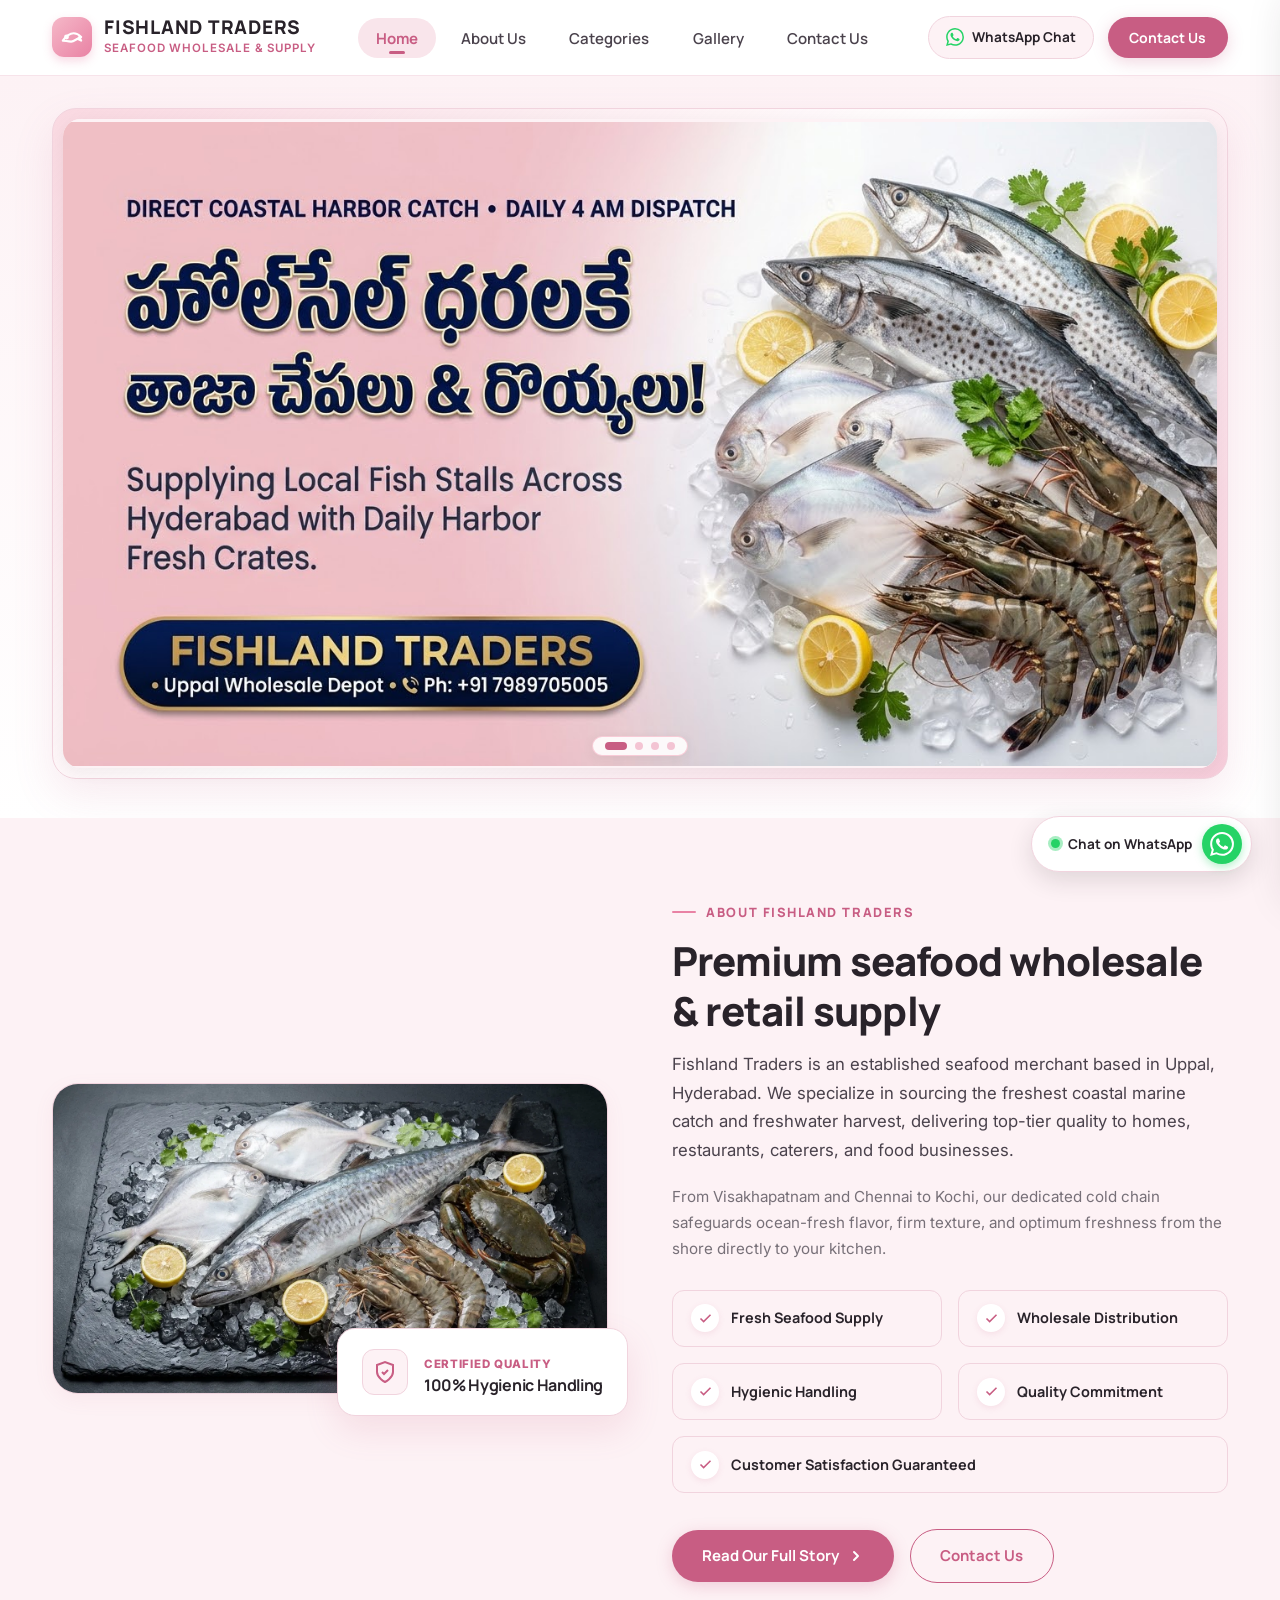
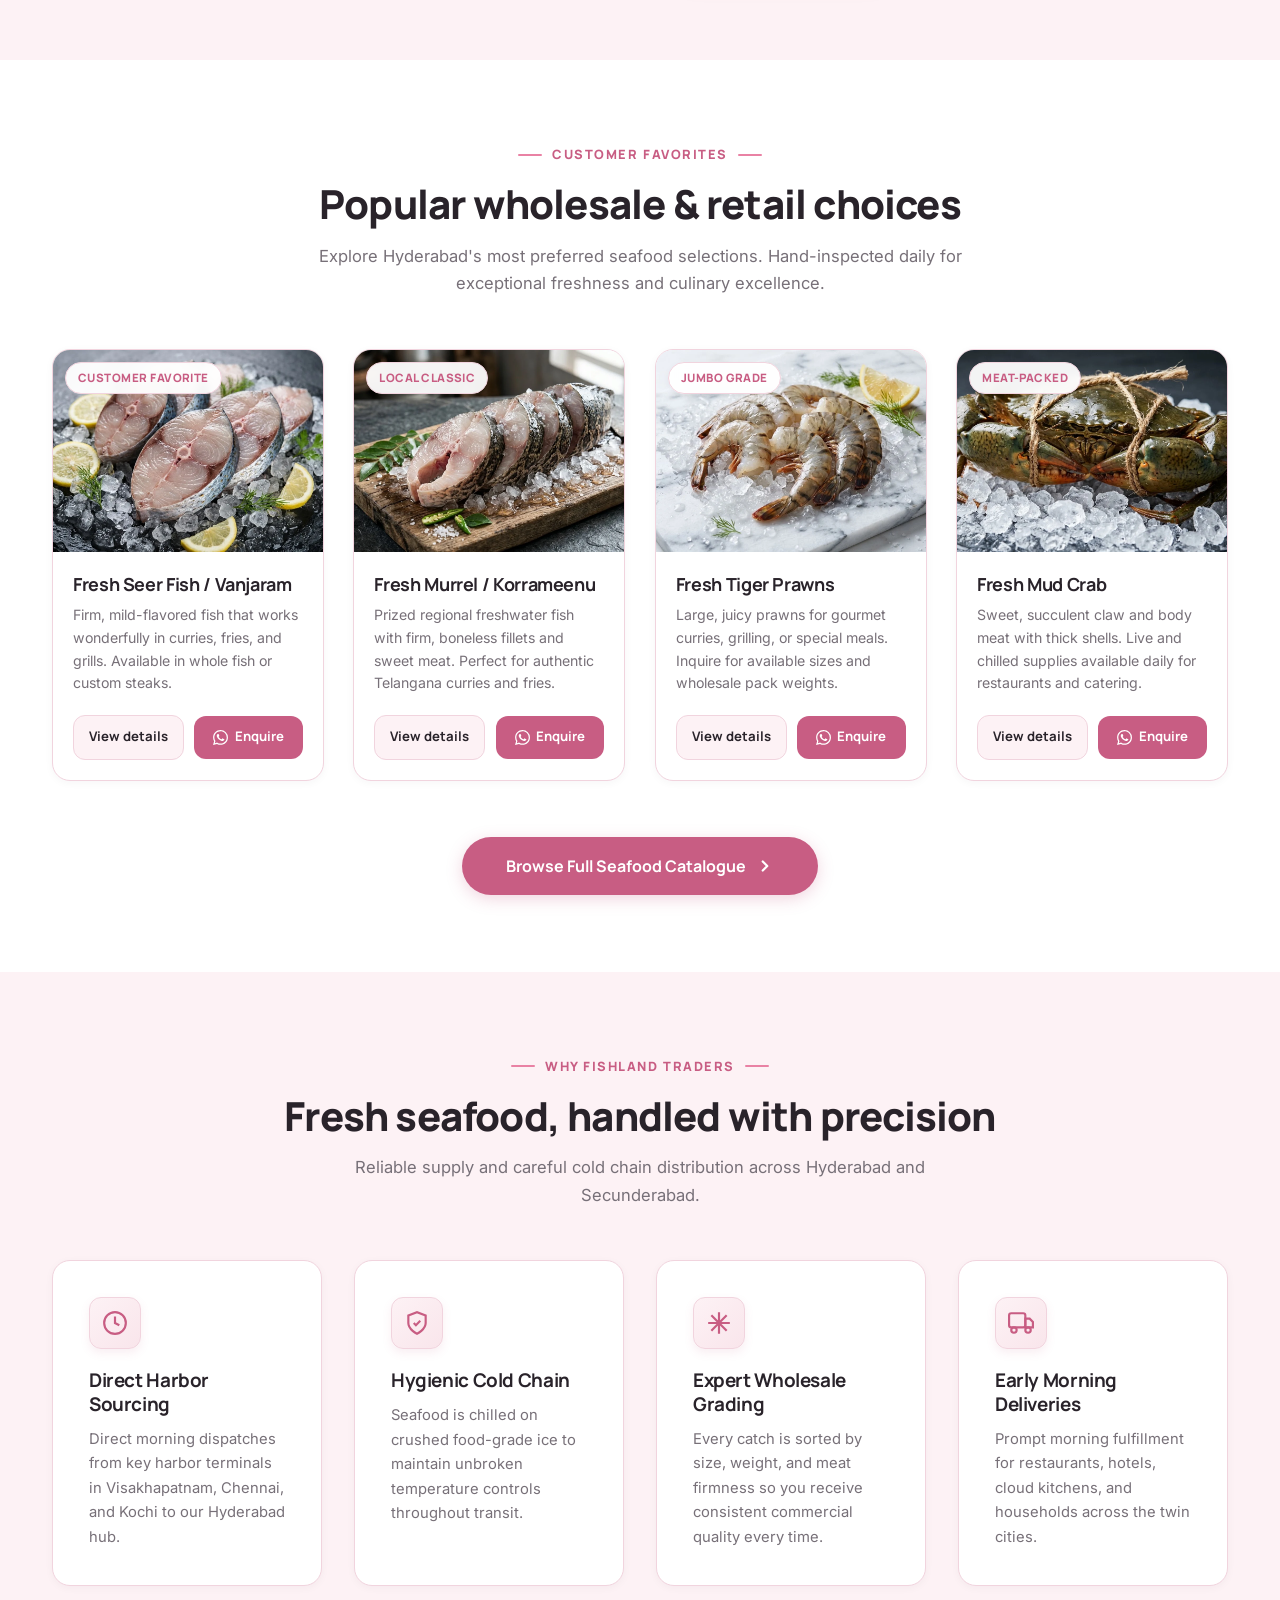
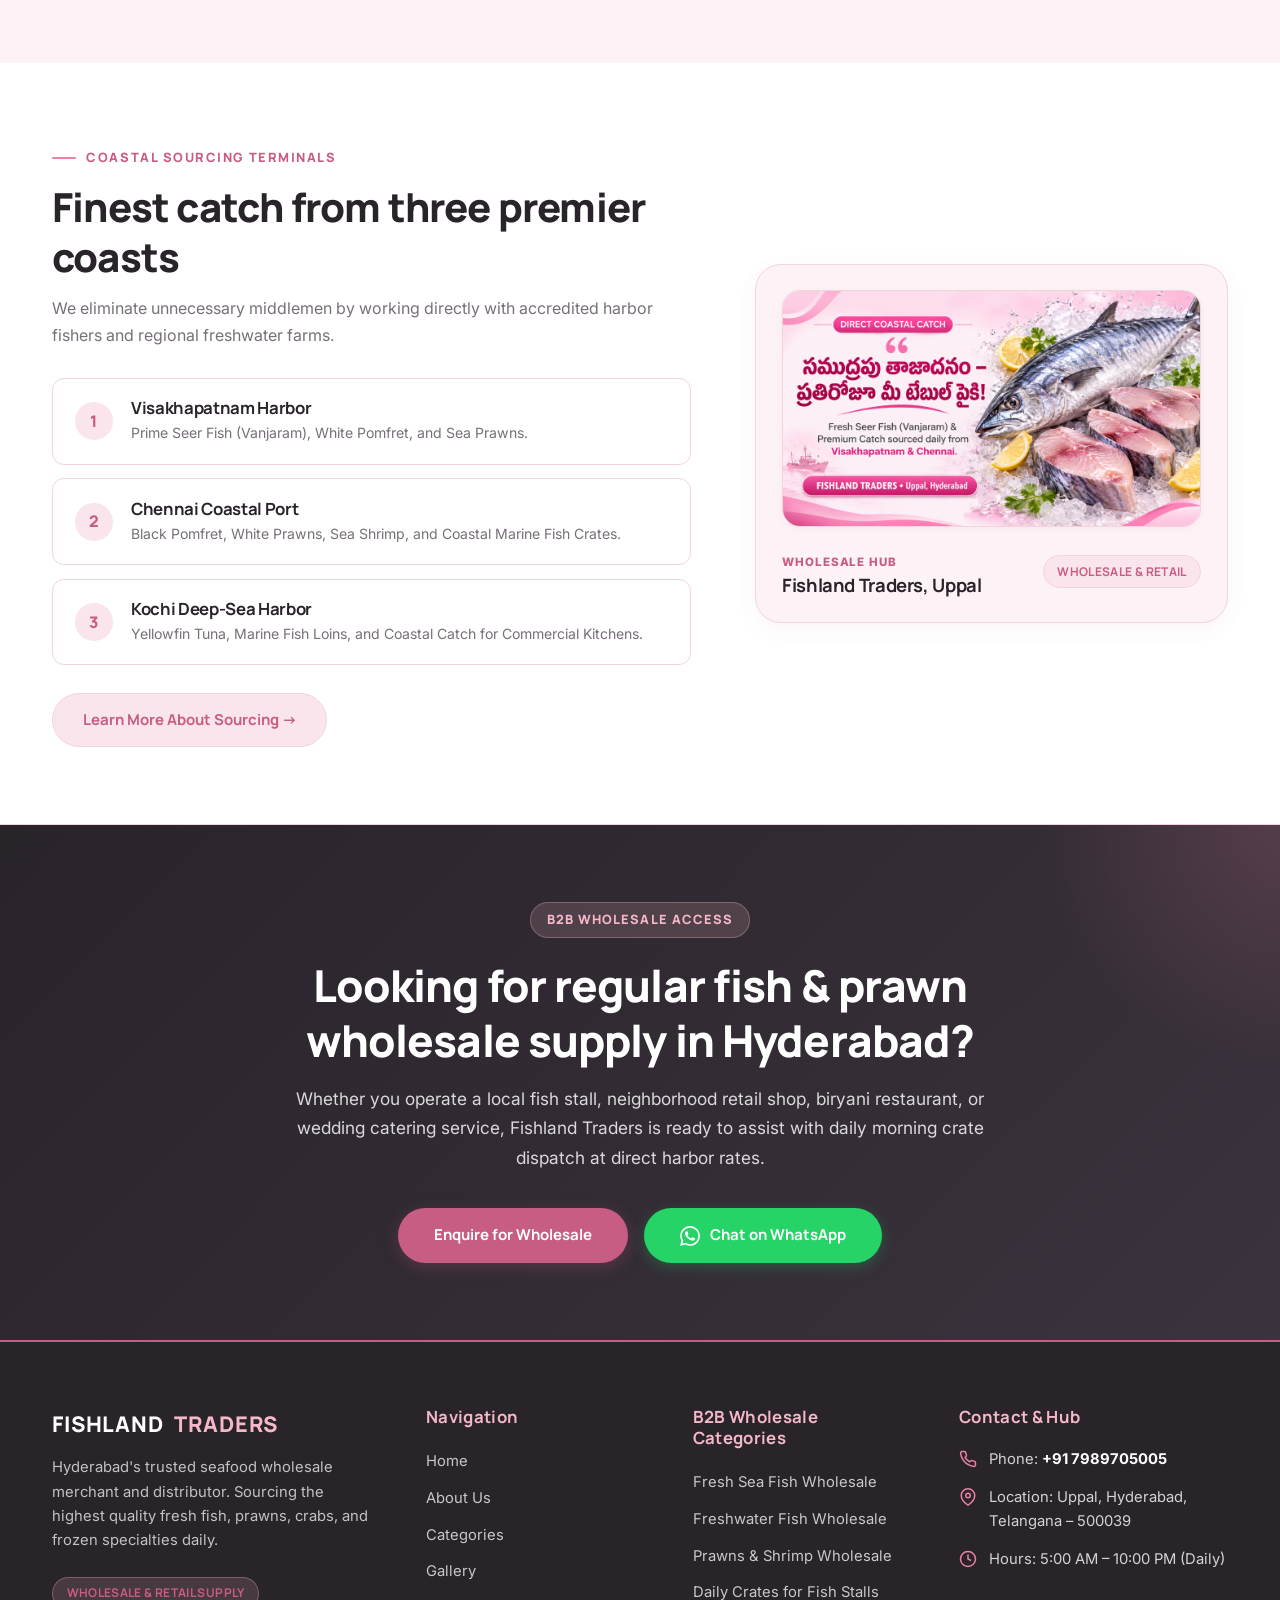
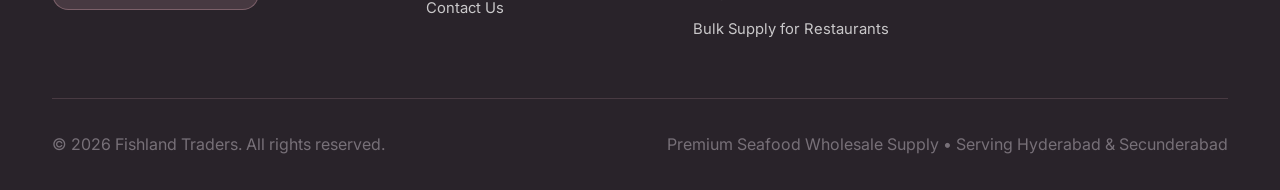
<file: index.html>
<!DOCTYPE html>
<html lang="en">

<head>
  <meta charset="UTF-8">
  <meta name="viewport" content="width=device-width, initial-scale=1.0">
  <meta http-equiv="X-UA-Compatible" content="IE=edge">

  <title>Fishland Traders |</title>
  <meta name="description"
    content="Fishland Traders is Hyderabad's trusted seafood wholesale and retail supplier. Daily fresh catch from Visakhapatnam, Chennai and Kochi. WhatsApp us for today's catch and wholesale rates.">
  <meta name="theme-color" content="#F5B8C8">

  <!-- Google Fonts: Manrope & Inter -->
  <link rel="preconnect" href="https://fonts.googleapis.com">
  <link rel="preconnect" href="https://fonts.gstatic.com" crossorigin>
  <link
    href="https://fonts.googleapis.com/css2?family=Inter:wght@400;500;600;700&family=Manrope:wght@500;600;700;800&display=swap"
    rel="stylesheet">

  <!-- Main Art-Directed Stylesheet -->
  <link rel="stylesheet" href="css/style.css">
</head>

<body>

  <!-- ========================================================
       HEADER & NAVIGATION BAR
       ======================================================== -->
  <header class="site-header" id="header" role="banner">
    <div class="header-container">

      <!-- Brand Logo -->
      <a href="index.html" class="brand-logo" aria-label="Fishland Traders Home">
        <span class="logo-symbol" aria-hidden="true">
          <svg width="22" height="22" viewBox="0 0 24 24" fill="none" stroke="currentColor" stroke-width="2.3"
            stroke-linecap="round" stroke-linejoin="round">
            <path d="M2 16s9-15 20-4c-5 2-8 5-11 5-4 0-6-1-9-1z" />
            <path d="M20 12l2 4-4-2" />
            <circle cx="6" cy="12" r="1.5" fill="currentColor" />
          </svg>
        </span>
        <div class="brand-text-wrap">
          <span class="brand-name">FISHLAND TRADERS</span>
          <span class="brand-sub">Seafood Wholesale &amp; Supply</span>
        </div>
      </a>

      <!-- Center Desktop Navigation -->
      <nav class="main-nav" role="navigation" aria-label="Main Navigation">
        <ul class="nav-list">
          <li><a href="index.html" class="nav-link active">Home</a></li>
          <li><a href="about.html" class="nav-link">About Us</a></li>
          <li><a href="categories.html" class="nav-link">Categories</a></li>
          <li><a href="gallery.html" class="nav-link">Gallery</a></li>
          <li><a href="contact.html" class="nav-link">Contact Us</a></li>
        </ul>
      </nav>

      <!-- Right Header Actions -->
      <div class="header-actions">
        <a href="https://wa.me/917989705005?text=Hello%20Fishland%20Traders%2C%20could%20you%20please%20share%20today%27s%20seafood%20availability%20and%20prices%3F"
          target="_blank" rel="noopener noreferrer" class="header-wa-btn" aria-label="Chat on WhatsApp">
          <svg width="18" height="18" viewBox="0 0 24 24" fill="currentColor">
            <path
              d="M17.472 14.382c-.297-.149-1.758-.867-2.03-.967-.273-.099-.471-.148-.67.15-.197.297-.767.966-.94 1.164-.173.199-.347.223-.644.075-.297-.15-1.255-.463-2.39-1.475-.883-.788-1.48-1.761-1.653-2.059-.173-.297-.018-.458.13-.606.134-.133.298-.347.446-.52.149-.174.198-.298.298-.497.099-.198.05-.371-.025-.52-.075-.149-.669-1.612-.916-2.207-.242-.579-.487-.5-.669-.51-.173-.008-.371-.01-.57-.01-.198 0-.52.074-.792.372-.272.297-1.04 1.016-1.04 2.479 0 1.462 1.065 2.875 1.213 3.074.149.198 2.096 3.2 5.077 4.487.709.306 1.262.489 1.694.625.712.227 1.36.195 1.871.118.571-.085 1.758-.719 2.006-1.413.248-.694.248-1.289.173-1.413-.074-.124-.272-.198-.57-.347m-5.421 7.403h-.004a9.87 9.87 0 01-5.031-1.378l-.361-.214-3.741.982.998-3.648-.235-.374a9.86 9.86 0 01-1.51-5.26c.001-5.45 4.436-9.884 9.888-9.884 2.64 0 5.122 1.03 6.988 2.898a9.825 9.825 0 012.893 6.994c-.003 5.45-4.437 9.884-9.885 9.884m8.413-18.297A11.815 11.815 0 0012.05 0C5.495 0 .16 5.335.157 11.892c0 2.096.547 4.142 1.588 5.945L.057 24l6.305-1.654a11.882 11.882 0 005.683 1.448h.005c6.554 0 11.89-5.335 11.893-11.893a11.821 11.821 0 00-3.48-8.413Z" />
          </svg>
          <span>WhatsApp Chat</span>
        </a>

        <a href="contact.html" class="btn btn-primary header-cta-btn">
          <span>Contact Us</span>
        </a>

        <!-- Mobile Menu Toggle Button -->
        <button type="button" class="mobile-menu-toggle" id="mobile-menu-toggle" aria-label="Toggle Navigation">
          <span class="hamburger-bar"></span>
          <span class="hamburger-bar"></span>
          <span class="hamburger-bar"></span>
        </button>
      </div>
    </div>

    <!-- Mobile Navigation Drawer -->
    <div class="mobile-nav-drawer" id="mobile-nav" aria-hidden="true">
      <div class="mobile-nav-header">
        <div>
          <span
            style="font-family: var(--font-heading); font-size: 1.15rem; font-weight: 800; color: var(--color-deep-charcoal); display: block;">Fishland
            Traders</span>
          <span
            style="font-size: 0.72rem; color: var(--color-deep-rose); font-weight: 700; text-transform: uppercase;">Seafood
            Wholesale</span>
        </div>
        <button type="button" class="mobile-drawer-close" id="mobile-drawer-close"
          aria-label="Close menu">&times;</button>
      </div>

      <ul class="mobile-nav-list">
        <li><a href="index.html" class="mobile-nav-link active"><span>Home</span> &rarr;</a></li>
        <li><a href="about.html" class="mobile-nav-link"><span>About Us</span> &rarr;</a></li>
        <li><a href="categories.html" class="mobile-nav-link"><span>Categories</span> &rarr;</a></li>
        <li><a href="gallery.html" class="mobile-nav-link"><span>Gallery</span> &rarr;</a></li>
        <li><a href="contact.html" class="mobile-nav-link"><span>Contact Us</span> &rarr;</a></li>
      </ul>

      <div style="margin-top: auto; padding-top: 1.5rem; border-top: 1px solid var(--color-pink-border);">
        <a href="https://wa.me/917989705005?text=Hello%20Fishland%20Traders%2C%20could%20you%20please%20share%20today%27s%20seafood%20prices%3F"
          target="_blank" class="btn btn-whatsapp" style="width: 100%;">
          <span>Chat on WhatsApp</span>
        </a>
      </div>
    </div>
    <div class="mobile-drawer-backdrop" id="mobile-backdrop"></div>
  </header>

  <main id="main-content">

    <!-- ========================================================
         HERO SECTION: OFFICIAL PROMOTIONAL BANNER CAROUSEL
         (FULL-WIDTH IMAGE ARTWORK BANNERS, ZERO HTML OVERLAYS)
         ======================================================== -->
    <section class="hero-banner-section" id="hero" aria-label="Fishland Traders Promotional Banners">
      <div class="container">
        <div class="hero-banner-outer-frame">
          <div class="hero-slider-wrap">
            
            <div class="hero-slides-deck">
              <!-- Slide 1: Direct Harbor Catch B2B Wholesale -->
              <div class="hero-slide active" data-index="0">
                <img src="assets/images/banners/b2b-wholesale-banner.jpg" alt="Fishland Traders B2B Seafood Wholesale Supply for Local Fish Stalls & Restaurants" class="hero-slide-bg" loading="eager">
              </div>

              <!-- Slide 2: Wholesale Prawns & Fish Crates -->
              <div class="hero-slide" data-index="1">
                <img src="assets/images/banners/b2b-prawns-banner.jpg" alt="Fishland Traders Wholesale Prawn Crates & Daily Harbor Rates" class="hero-slide-bg" loading="lazy">
              </div>

              <!-- Slide 3: Direct B2B Seafood Trading -->
              <div class="hero-slide" data-index="2">
                <img src="assets/images/banners/b2b-trading-banner-3.jpg" alt="Fishland Traders Direct B2B Seafood Trading Bulk Fish & Prawn Supply" class="hero-slide-bg" loading="lazy">
              </div>

              <!-- Slide 4: Sourcing Hubs & Cold Chain -->
              <div class="hero-slide" data-index="3">
                <img src="assets/images/banners/banner-2.png" alt="Fishland Traders Coastal Sourcing Hubs & Direct Harbor Wholesale Rates" class="hero-slide-bg" loading="lazy">
              </div>
            </div>

            <!-- Nav Arrows -->
            <button type="button" class="carousel-nav-btn carousel-nav-prev" aria-label="Previous Banner">
              <svg width="22" height="22" viewBox="0 0 24 24" fill="none" stroke="currentColor" stroke-width="2.5"><polyline points="15 18 9 12 15 6"/></svg>
            </button>
            <button type="button" class="carousel-nav-btn carousel-nav-next" aria-label="Next Banner">
              <svg width="22" height="22" viewBox="0 0 24 24" fill="none" stroke="currentColor" stroke-width="2.5"><polyline points="9 18 15 12 9 6"/></svg>
            </button>

            <!-- Indicators -->
            <div class="carousel-indicators-bar">
              <span class="carousel-indicator-dot active" aria-label="Go to banner 1"></span>
              <span class="carousel-indicator-dot" aria-label="Go to banner 2"></span>
              <span class="carousel-indicator-dot" aria-label="Go to banner 3"></span>
              <span class="carousel-indicator-dot" aria-label="Go to banner 4"></span>
            </div>

          </div>
        </div>
      </div>
    </section>

    <!-- ========================================================
         EDITORIAL ABOUT US SECTION
         ======================================================== -->
    <section class="section section-blush" id="about-overview">
      <div class="container">
        <div class="about-editorial-grid">

          <!-- Image on one side (Mobile: stacks above) -->
          <div class="about-editorial-media">
            <div class="about-image-wrapper">
              <img src="assets/images/Project_Images/hero-seafood.webp"
                alt="Fishland Traders premium fresh seafood handling in Hyderabad" loading="lazy">
            </div>
            <div class="about-deco-card">
              <div class="about-deco-icon">
                <svg width="24" height="24" viewBox="0 0 24 24" fill="none" stroke="currentColor" stroke-width="2">
                  <path d="M12 22s8-4 8-10V5l-8-3-8 3v7c0 6 8 10 8 10z" />
                  <polyline points="9 12 11 14 15 10" />
                </svg>
              </div>
              <div>
                <span
                  style="font-size: 0.72rem; font-weight: 800; color: var(--color-deep-rose); text-transform: uppercase; letter-spacing: 0.06em;">Certified
                  Quality</span>
                <h4 style="font-size: 1rem; color: var(--color-deep-charcoal); margin: 0;">100% Hygienic Handling</h4>
              </div>
            </div>
          </div>

          <!-- Content on opposite side -->
          <div class="about-editorial-content">
            <div class="section-kicker">
              <span class="kicker-line"></span>
              <span>ABOUT FISHLAND TRADERS</span>
            </div>
            <h2 class="section-title">Premium seafood wholesale &amp; retail supply</h2>
            <p style="font-size: 1.05rem; color: var(--color-charcoal-body); line-height: 1.7; margin-bottom: 1.25rem;">
              Fishland Traders is an established seafood merchant based in Uppal, Hyderabad. We specialize in sourcing
              the freshest coastal marine catch and freshwater harvest, delivering top-tier quality to homes,
              restaurants, caterers, and food businesses.
            </p>
            <p style="font-size: 0.95rem; color: var(--color-secondary-text); line-height: 1.7;">
              From Visakhapatnam and Chennai to Kochi, our dedicated cold chain safeguards ocean-fresh flavor, firm
              texture, and optimum freshness from the shore directly to your kitchen.
            </p>

            <!-- 5 Core Highlights Required -->
            <div class="about-highlights-list">
              <div class="highlight-pill">
                <div class="highlight-pill-icon">
                  <svg width="15" height="15" viewBox="0 0 24 24" fill="none" stroke="currentColor" stroke-width="2.5">
                    <polyline points="20 6 9 17 4 12" />
                  </svg>
                </div>
                <span class="highlight-pill-text">Fresh Seafood Supply</span>
              </div>

              <div class="highlight-pill">
                <div class="highlight-pill-icon">
                  <svg width="15" height="15" viewBox="0 0 24 24" fill="none" stroke="currentColor" stroke-width="2.5">
                    <polyline points="20 6 9 17 4 12" />
                  </svg>
                </div>
                <span class="highlight-pill-text">Wholesale Distribution</span>
              </div>

              <div class="highlight-pill">
                <div class="highlight-pill-icon">
                  <svg width="15" height="15" viewBox="0 0 24 24" fill="none" stroke="currentColor" stroke-width="2.5">
                    <polyline points="20 6 9 17 4 12" />
                  </svg>
                </div>
                <span class="highlight-pill-text">Hygienic Handling</span>
              </div>

              <div class="highlight-pill">
                <div class="highlight-pill-icon">
                  <svg width="15" height="15" viewBox="0 0 24 24" fill="none" stroke="currentColor" stroke-width="2.5">
                    <polyline points="20 6 9 17 4 12" />
                  </svg>
                </div>
                <span class="highlight-pill-text">Quality Commitment</span>
              </div>

              <div class="highlight-pill" style="grid-column: 1 / -1;">
                <div class="highlight-pill-icon">
                  <svg width="15" height="15" viewBox="0 0 24 24" fill="none" stroke="currentColor" stroke-width="2.5">
                    <polyline points="20 6 9 17 4 12" />
                  </svg>
                </div>
                <span class="highlight-pill-text">Customer Satisfaction Guaranteed</span>
              </div>
            </div>

            <div style="display: flex; gap: 1rem; align-items: center; flex-wrap: wrap;">
              <a href="about.html" class="btn btn-primary">
                <span>Read Our Full Story</span>
                <svg width="16" height="16" viewBox="0 0 16 16" fill="none">
                  <path d="M6 12l4-4-4-4" stroke="currentColor" stroke-width="2" stroke-linecap="round"
                    stroke-linejoin="round" />
                </svg>
              </a>
              <a href="contact.html" class="btn btn-outline">
                <span>Contact Us</span>
              </a>
            </div>
          </div>

        </div>
      </div>
    </section>

    <!-- ========================================================
         FEATURED SEAFOOD SECTION (CUSTOMER FAVORITES)
         ======================================================== -->
    <section class="section section-white" id="featured-products">
      <div class="container">
        <div class="section-header text-center">
          <div class="section-kicker">
            <span class="kicker-line"></span>
            <span>CUSTOMER FAVORITES</span>
            <span class="kicker-line"></span>
          </div>
          <h2 class="section-title">Popular wholesale &amp; retail choices</h2>
          <p class="section-subtitle">
            Explore Hyderabad's most preferred seafood selections. Hand-inspected daily for exceptional freshness and
            culinary excellence.
          </p>
        </div>

        <div class="product-grid">
          <!-- Card 1: Vanjaram / Seer Fish -->
          <article class="product-card">
            <div class="product-media">
              <img src="assets/images/Project_Images/vanjaram.webp" alt="Fresh Seer Fish Vanjaram" class="product-image"
                loading="lazy">
              <span class="product-badge">Customer Favorite</span>
            </div>
            <div class="product-info">
              <h4 class="product-title">Fresh Seer Fish / Vanjaram</h4>
              <p class="product-desc">Firm, mild-flavored fish that works wonderfully in curries, fries, and grills.
                Available in whole fish or custom steaks.</p>
              <div class="product-card-footer">
                <a href="categories.html#cat-fresh-fish" class="btn-card-details">
                  <span>View details</span>
                </a>
                <a href="https://wa.me/917989705005?text=Hello%20Fishland%20Traders%2C%20could%20you%20please%20share%20the%20availability%20and%20price%20of%20Fresh%20Seer%20Fish%20%2F%20Vanjaram%3F"
                  target="_blank" rel="noopener noreferrer" class="btn-card-enquire">
                  <svg width="15" height="15" viewBox="0 0 24 24" fill="currentColor">
                    <path
                      d="M17.472 14.382c-.297-.149-1.758-.867-2.03-.967-.273-.099-.471-.148-.67.15-.197.297-.767.966-.94 1.164-.173.199-.347.223-.644.075-.297-.15-1.255-.463-2.39-1.475-.883-.788-1.48-1.761-1.653-2.059-.173-.297-.018-.458.13-.606.134-.133.298-.347.446-.52.149-.174.198-.298.298-.497.099-.198.05-.371-.025-.52-.075-.149-.669-1.612-.916-2.207-.242-.579-.487-.5-.669-.51-.173-.008-.371-.01-.57-.01-.198 0-.52.074-.792.372-.272.297-1.04 1.016-1.04 2.479 0 1.462 1.065 2.875 1.213 3.074.149.198 2.096 3.2 5.077 4.487.709.306 1.262.489 1.694.625.712.227 1.36.195 1.871.118.571-.085 1.758-.719 2.006-1.413.248-.694.248-1.289.173-1.413-.074-.124-.272-.198-.57-.347m-5.421 7.403h-.004a9.87 9.87 0 01-5.031-1.378l-.361-.214-3.741.982.998-3.648-.235-.374a9.86 9.86 0 01-1.51-5.26c.001-5.45 4.436-9.884 9.888-9.884 2.64 0 5.122 1.03 6.988 2.898a9.825 9.825 0 012.893 6.994c-.003 5.45-4.437 9.884-9.885 9.884m8.413-18.297A11.815 11.815 0 0012.05 0C5.495 0 .16 5.335.157 11.892c0 2.096.547 4.142 1.588 5.945L.057 24l6.305-1.654a11.882 11.882 0 005.683 1.448h.005c6.554 0 11.89-5.335 11.893-11.893a11.821 11.821 0 00-3.48-8.413Z" />
                  </svg>
                  <span>Enquire</span>
                </a>
              </div>
            </div>
          </article>

          <!-- Card 2: Murrel / Korrameenu -->
          <article class="product-card">
            <div class="product-media">
              <img src="assets/images/Project_Images/murrel.webp" alt="Fresh Murrel Korrameenu" class="product-image"
                loading="lazy">
              <span class="product-badge">Local Classic</span>
            </div>
            <div class="product-info">
              <h4 class="product-title">Fresh Murrel / Korrameenu</h4>
              <p class="product-desc">Prized regional freshwater fish with firm, boneless fillets and sweet meat.
                Perfect for authentic Telangana curries and fries.</p>
              <div class="product-card-footer">
                <a href="categories.html#cat-fresh-fish" class="btn-card-details">
                  <span>View details</span>
                </a>
                <a href="https://wa.me/917989705005?text=Hello%20Fishland%20Traders%2C%20could%20you%20please%20share%20the%20availability%20and%20price%20of%20Fresh%20Murrel%20%2F%20Korrameenu%3F"
                  target="_blank" rel="noopener noreferrer" class="btn-card-enquire">
                  <svg width="15" height="15" viewBox="0 0 24 24" fill="currentColor">
                    <path
                      d="M17.472 14.382c-.297-.149-1.758-.867-2.03-.967-.273-.099-.471-.148-.67.15-.197.297-.767.966-.94 1.164-.173.199-.347.223-.644.075-.297-.15-1.255-.463-2.39-1.475-.883-.788-1.48-1.761-1.653-2.059-.173-.297-.018-.458.13-.606.134-.133.298-.347.446-.52.149-.174.198-.298.298-.497.099-.198.05-.371-.025-.52-.075-.149-.669-1.612-.916-2.207-.242-.579-.487-.5-.669-.51-.173-.008-.371-.01-.57-.01-.198 0-.52.074-.792.372-.272.297-1.04 1.016-1.04 2.479 0 1.462 1.065 2.875 1.213 3.074.149.198 2.096 3.2 5.077 4.487.709.306 1.262.489 1.694.625.712.227 1.36.195 1.871.118.571-.085 1.758-.719 2.006-1.413.248-.694.248-1.289.173-1.413-.074-.124-.272-.198-.57-.347m-5.421 7.403h-.004a9.87 9.87 0 01-5.031-1.378l-.361-.214-3.741.982.998-3.648-.235-.374a9.86 9.86 0 01-1.51-5.26c.001-5.45 4.436-9.884 9.888-9.884 2.64 0 5.122 1.03 6.988 2.898a9.825 9.825 0 012.893 6.994c-.003 5.45-4.437 9.884-9.885 9.884m8.413-18.297A11.815 11.815 0 0012.05 0C5.495 0 .16 5.335.157 11.892c0 2.096.547 4.142 1.588 5.945L.057 24l6.305-1.654a11.882 11.882 0 005.683 1.448h.005c6.554 0 11.89-5.335 11.893-11.893a11.821 11.821 0 00-3.48-8.413Z" />
                  </svg>
                  <span>Enquire</span>
                </a>
              </div>
            </div>
          </article>

          <!-- Card 3: Tiger Prawns -->
          <article class="product-card">
            <div class="product-media">
              <img src="assets/images/Project_Images/tiger-prawns.webp" alt="Fresh Tiger Prawns" class="product-image"
                loading="lazy">
              <span class="product-badge">Jumbo Grade</span>
            </div>
            <div class="product-info">
              <h4 class="product-title">Fresh Tiger Prawns</h4>
              <p class="product-desc">Large, juicy prawns for gourmet curries, grilling, or special meals. Inquire for
                available sizes and wholesale pack weights.</p>
              <div class="product-card-footer">
                <a href="categories.html#cat-prawns-shrimp" class="btn-card-details">
                  <span>View details</span>
                </a>
                <a href="https://wa.me/917989705005?text=Hello%20Fishland%20Traders%2C%20could%20you%20please%20share%20the%20availability%20and%20price%20of%20Fresh%20Tiger%20Prawns%3F"
                  target="_blank" rel="noopener noreferrer" class="btn-card-enquire">
                  <svg width="15" height="15" viewBox="0 0 24 24" fill="currentColor">
                    <path
                      d="M17.472 14.382c-.297-.149-1.758-.867-2.03-.967-.273-.099-.471-.148-.67.15-.197.297-.767.966-.94 1.164-.173.199-.347.223-.644.075-.297-.15-1.255-.463-2.39-1.475-.883-.788-1.48-1.761-1.653-2.059-.173-.297-.018-.458.13-.606.134-.133.298-.347.446-.52.149-.174.198-.298.298-.497.099-.198.05-.371-.025-.52-.075-.149-.669-1.612-.916-2.207-.242-.579-.487-.5-.669-.51-.173-.008-.371-.01-.57-.01-.198 0-.52.074-.792.372-.272.297-1.04 1.016-1.04 2.479 0 1.462 1.065 2.875 1.213 3.074.149.198 2.096 3.2 5.077 4.487.709.306 1.262.489 1.694.625.712.227 1.36.195 1.871.118.571-.085 1.758-.719 2.006-1.413.248-.694.248-1.289.173-1.413-.074-.124-.272-.198-.57-.347m-5.421 7.403h-.004a9.87 9.87 0 01-5.031-1.378l-.361-.214-3.741.982.998-3.648-.235-.374a9.86 9.86 0 01-1.51-5.26c.001-5.45 4.436-9.884 9.888-9.884 2.64 0 5.122 1.03 6.988 2.898a9.825 9.825 0 012.893 6.994c-.003 5.45-4.437 9.884-9.885 9.884m8.413-18.297A11.815 11.815 0 0012.05 0C5.495 0 .16 5.335.157 11.892c0 2.096.547 4.142 1.588 5.945L.057 24l6.305-1.654a11.882 11.882 0 005.683 1.448h.005c6.554 0 11.89-5.335 11.893-11.893a11.821 11.821 0 00-3.48-8.413Z" />
                  </svg>
                  <span>Enquire</span>
                </a>
              </div>
            </div>
          </article>

          <!-- Card 4: Mud Crabs -->
          <article class="product-card">
            <div class="product-media">
              <img src="assets/images/Project_Images/mud-crabs.webp" alt="Fresh Mud Crab" class="product-image"
                loading="lazy">
              <span class="product-badge">Meat-Packed</span>
            </div>
            <div class="product-info">
              <h4 class="product-title">Fresh Mud Crab</h4>
              <p class="product-desc">Sweet, succulent claw and body meat with thick shells. Live and chilled supplies
                available daily for restaurants and catering.</p>
              <div class="product-card-footer">
                <a href="categories.html#cat-crabs" class="btn-card-details">
                  <span>View details</span>
                </a>
                <a href="https://wa.me/917989705005?text=Hello%20Fishland%20Traders%2C%20could%20you%20please%20share%20the%20availability%20and%20price%20of%20Fresh%20Mud%20Crab%3F"
                  target="_blank" rel="noopener noreferrer" class="btn-card-enquire">
                  <svg width="15" height="15" viewBox="0 0 24 24" fill="currentColor">
                    <path
                      d="M17.472 14.382c-.297-.149-1.758-.867-2.03-.967-.273-.099-.471-.148-.67.15-.197.297-.767.966-.94 1.164-.173.199-.347.223-.644.075-.297-.15-1.255-.463-2.39-1.475-.883-.788-1.48-1.761-1.653-2.059-.173-.297-.018-.458.13-.606.134-.133.298-.347.446-.52.149-.174.198-.298.298-.497.099-.198.05-.371-.025-.52-.075-.149-.669-1.612-.916-2.207-.242-.579-.487-.5-.669-.51-.173-.008-.371-.01-.57-.01-.198 0-.52.074-.792.372-.272.297-1.04 1.016-1.04 2.479 0 1.462 1.065 2.875 1.213 3.074.149.198 2.096 3.2 5.077 4.487.709.306 1.262.489 1.694.625.712.227 1.36.195 1.871.118.571-.085 1.758-.719 2.006-1.413.248-.694.248-1.289.173-1.413-.074-.124-.272-.198-.57-.347m-5.421 7.403h-.004a9.87 9.87 0 01-5.031-1.378l-.361-.214-3.741.982.998-3.648-.235-.374a9.86 9.86 0 01-1.51-5.26c.001-5.45 4.436-9.884 9.888-9.884 2.64 0 5.122 1.03 6.988 2.898a9.825 9.825 0 012.893 6.994c-.003 5.45-4.437 9.884-9.885 9.884m8.413-18.297A11.815 11.815 0 0012.05 0C5.495 0 .16 5.335.157 11.892c0 2.096.547 4.142 1.588 5.945L.057 24l6.305-1.654a11.882 11.882 0 005.683 1.448h.005c6.554 0 11.89-5.335 11.893-11.893a11.821 11.821 0 00-3.48-8.413Z" />
                  </svg>
                  <span>Enquire</span>
                </a>
              </div>
            </div>
          </article>
        </div>

        <div style="text-align: center; margin-top: 3.5rem;">
          <a href="categories.html" class="btn btn-primary" style="padding: 1rem 2.75rem; font-size: 1rem;">
            <span>Browse Full Seafood Catalogue</span>
            <svg width="18" height="18" viewBox="0 0 16 16" fill="none">
              <path d="M6 12l4-4-4-4" stroke="currentColor" stroke-width="2" stroke-linecap="round"
                stroke-linejoin="round" />
            </svg>
          </a>
        </div>
      </div>
    </section>

    <!-- ========================================================
         WHY CHOOSE FISHLAND TRADERS (PILLARS OF TRUST)
         ======================================================== -->
    <section class="section section-blush">
      <div class="container">
        <div class="section-header text-center">
          <div class="section-kicker">
            <span class="kicker-line"></span>
            <span>WHY FISHLAND TRADERS</span>
            <span class="kicker-line"></span>
          </div>
          <h2 class="section-title">Fresh seafood, handled with precision</h2>
          <p class="section-subtitle">
            Reliable supply and careful cold chain distribution across Hyderabad and Secunderabad.
          </p>
        </div>

        <div class="pillars-grid">
          <!-- Pillar 1 -->
          <div class="pillar-card">
            <div class="pillar-icon-box">
              <svg width="26" height="26" viewBox="0 0 24 24" fill="none" stroke="currentColor" stroke-width="2">
                <path d="M12 2C6.5 2 2 6.5 2 12s4.5 10 10 10 10-4.5 10-10S17.5 2 12 2z" />
                <polyline points="12 6 12 12 16 14" />
              </svg>
            </div>
            <h3 class="pillar-title">Direct Harbor Sourcing</h3>
            <p class="pillar-desc">
              Direct morning dispatches from key harbor terminals in Visakhapatnam, Chennai, and Kochi to our Hyderabad
              hub.
            </p>
          </div>

          <!-- Pillar 2 -->
          <div class="pillar-card">
            <div class="pillar-icon-box">
              <svg width="26" height="26" viewBox="0 0 24 24" fill="none" stroke="currentColor" stroke-width="2">
                <path d="M12 22s8-4 8-10V5l-8-3-8 3v7c0 6 8 10 8 10z" />
                <polyline points="9 12 11 14 15 10" />
              </svg>
            </div>
            <h3 class="pillar-title">Hygienic Cold Chain</h3>
            <p class="pillar-desc">
              Seafood is chilled on crushed food-grade ice to maintain unbroken temperature controls throughout transit.
            </p>
          </div>

          <!-- Pillar 3 -->
          <div class="pillar-card">
            <div class="pillar-icon-box">
              <svg width="26" height="26" viewBox="0 0 24 24" fill="none" stroke="currentColor" stroke-width="2">
                <path d="M12 2v20M2 12h20M4.93 4.93l14.14 14.14M4.93 19.07l14.14-14.14" />
              </svg>
            </div>
            <h3 class="pillar-title">Expert Wholesale Grading</h3>
            <p class="pillar-desc">
              Every catch is sorted by size, weight, and meat firmness so you receive consistent commercial quality
              every time.
            </p>
          </div>

          <!-- Pillar 4 -->
          <div class="pillar-card">
            <div class="pillar-icon-box">
              <svg width="26" height="26" viewBox="0 0 24 24" fill="none" stroke="currentColor" stroke-width="2">
                <rect x="1" y="3" width="15" height="13" rx="2" />
                <polygon points="16 8 20 8 23 11 23 16 16 16 16 8" />
                <circle cx="5.5" cy="18.5" r="2.5" />
                <circle cx="18.5" cy="18.5" r="2.5" />
              </svg>
            </div>
            <h3 class="pillar-title">Early Morning Deliveries</h3>
            <p class="pillar-desc">
              Prompt morning fulfillment for restaurants, hotels, cloud kitchens, and households across the twin cities.
            </p>
          </div>
        </div>
      </div>
    </section>

    <!-- ========================================================
         COASTAL SOURCING HUBS & STORE PROOF
         ======================================================== -->
    <section class="section section-white">
      <div class="container">
        <div class="sourcing-grid">
          <div>
            <div class="section-kicker">
              <span class="kicker-line"></span>
              <span>COASTAL SOURCING TERMINALS</span>
            </div>
            <h2 class="section-title">Finest catch from three premier coasts</h2>
            <p style="font-size: 1rem; color: var(--color-secondary-text); line-height: 1.7; margin-bottom: 1.75rem;">
              We eliminate unnecessary middlemen by working directly with accredited harbor fishers and regional
              freshwater farms.
            </p>

            <div class="sourcing-hub-card">
              <div class="hub-number">1</div>
              <div>
                <h4 style="font-size: 1.05rem; color: var(--color-deep-charcoal); margin: 0 0 0.2rem 0;">Visakhapatnam
                  Harbor</h4>
                <p style="font-size: 0.88rem; color: var(--color-secondary-text); margin: 0;">Prime Seer Fish
                  (Vanjaram), White Pomfret, and Sea Prawns.</p>
              </div>
            </div>

            <div class="sourcing-hub-card">
              <div class="hub-number">2</div>
              <div>
                <h4 style="font-size: 1.05rem; color: var(--color-deep-charcoal); margin: 0 0 0.2rem 0;">Chennai Coastal
                  Port</h4>
                <p style="font-size: 0.88rem; color: var(--color-secondary-text); margin: 0;">Black Pomfret,
                  White Prawns, Sea Shrimp, and Coastal Marine Fish Crates.</p>
              </div>
            </div>

            <div class="sourcing-hub-card">
              <div class="hub-number">3</div>
              <div>
                <h4 style="font-size: 1.05rem; color: var(--color-deep-charcoal); margin: 0 0 0.2rem 0;">Kochi Deep-Sea
                  Harbor</h4>
                <p style="font-size: 0.88rem; color: var(--color-secondary-text); margin: 0;">Yellowfin Tuna,
                  Marine Fish Loins, and Coastal Catch for Commercial Kitchens.</p>
              </div>
            </div>

            <div style="margin-top: 1.75rem;">
              <a href="about.html" class="btn btn-secondary">
                <span>Learn More About Sourcing &rarr;</span>
              </a>
            </div>
          </div>

          <!-- Store Proof Card -->
          <div
            style="background: var(--color-blush-bg); padding: clamp(1.25rem, 2vw, 1.75rem); border-radius: var(--radius-xl); border: 1px solid var(--color-pink-border); box-shadow: var(--shadow-card);">
            <div
              style="position: relative; border-radius: var(--radius-lg); overflow: hidden; box-shadow: var(--shadow-subtle); margin-bottom: 1.25rem; border: 1px solid var(--color-pink-border);">
              <img src="assets/images/banners/client-banner-1.jpg" alt="Fishland Traders Store & Wholesale Hub"
                style="width: 100%; height: auto; object-fit: cover;">
            </div>
            <div
              style="display: flex; align-items: center; justify-content: space-between; flex-wrap: wrap; gap: 0.75rem;">
              <div>
                <span
                  style="font-size: 0.72rem; font-weight: 800; color: var(--color-deep-rose); text-transform: uppercase; letter-spacing: 0.08em;">Wholesale
                  Hub</span>
                <h4 style="font-size: 1.15rem; color: var(--color-deep-charcoal); margin: 0;">Fishland Traders, Uppal
                </h4>
              </div>
              <span class="badge-pink">Wholesale &amp; Retail</span>
            </div>
          </div>
        </div>
      </div>
    </section>

    <!-- ========================================================
         CALL TO ACTION BANNER (DEEP CHARCOAL WITH PINK ACCENTS)
         ======================================================== -->
    <section class="cta-banner-section">
      <div class="container">
        <div class="cta-content-wrap">
          <span class="cta-badge">B2B WHOLESALE ACCESS</span>
          <h2 class="cta-title">Looking for regular fish &amp; prawn wholesale supply in Hyderabad?</h2>
          <p class="cta-desc">
            Whether you operate a local fish stall, neighborhood retail shop, biryani restaurant, or wedding catering service, Fishland Traders is ready to assist with daily morning crate dispatch at direct harbor rates.
          </p>
          <div class="cta-actions">
            <a href="contact.html" class="btn btn-primary" style="padding: 0.95rem 2.25rem;">
              <span>Enquire for Wholesale</span>
            </a>
            <a href="https://wa.me/917989705005?text=Hello%20Fishland%20Traders%2C%20I%20run%20a%20local%20fish%20business%20in%20Hyderabad%20and%20would%20like%20to%20know%20today%27s%20wholesale%20fish%20and%20prawn%20prices."
              target="_blank" rel="noopener noreferrer" class="btn btn-whatsapp" style="padding: 0.95rem 2.25rem;">
              <svg width="20" height="20" viewBox="0 0 24 24" fill="currentColor">
                <path
                  d="M17.472 14.382c-.297-.149-1.758-.867-2.03-.967-.273-.099-.471-.148-.67.15-.197.297-.767.966-.94 1.164-.173.199-.347.223-.644.075-.297-.15-1.255-.463-2.39-1.475-.883-.788-1.48-1.761-1.653-2.059-.173-.297-.018-.458.13-.606.134-.133.298-.347.446-.52.149-.174.198-.298.298-.497.099-.198.05-.371-.025-.52-.075-.149-.669-1.612-.916-2.207-.242-.579-.487-.5-.669-.51-.173-.008-.371-.01-.57-.01-.198 0-.52.074-.792.372-.272.297-1.04 1.016-1.04 2.479 0 1.462 1.065 2.875 1.213 3.074.149.198 2.096 3.2 5.077 4.487.709.306 1.262.489 1.694.625.712.227 1.36.195 1.871.118.571-.085 1.758-.719 2.006-1.413.248-.694.248-1.289.173-1.413-.074-.124-.272-.198-.57-.347m-5.421 7.403h-.004a9.87 9.87 0 01-5.031-1.378l-.361-.214-3.741.982.998-3.648-.235-.374a9.86 9.86 0 01-1.51-5.26c.001-5.45 4.436-9.884 9.888-9.884 2.64 0 5.122 1.03 6.988 2.898a9.825 9.825 0 012.893 6.994c-.003 5.45-4.437 9.884-9.885 9.884m8.413-18.297A11.815 11.815 0 0012.05 0C5.495 0 .16 5.335.157 11.892c0 2.096.547 4.142 1.588 5.945L.057 24l6.305-1.654a11.882 11.882 0 005.683 1.448h.005c6.554 0 11.89-5.335 11.893-11.893a11.821 11.821 0 00-3.48-8.413Z" />
              </svg>
              <span>Chat on WhatsApp</span>
            </a>
          </div>
        </div>
      </div>
    </section>
  </main>

  <!-- ========================================================
       FOOTER (DEEP CHARCOAL WITH PINK ACCENTS)
       ======================================================== -->
  <footer class="site-footer" role="contentinfo">
    <div class="container">
      <div class="footer-grid">
        <!-- Col 1: Brand & Overview -->
        <div>
          <div class="footer-brand-title">
            FISHLAND <span class="accent">TRADERS</span>
          </div>
          <p class="footer-desc">
            Hyderabad's trusted seafood wholesale merchant and distributor. Sourcing the highest quality fresh fish,
            prawns, crabs, and frozen specialties daily.
          </p>
          <span class="badge-pink"
            style="background: rgba(245, 184, 200, 0.15); border-color: rgba(245, 184, 200, 0.3);">
            Wholesale &amp; Retail Supply
          </span>
        </div>

        <!-- Col 2: Quick Links -->
        <div>
          <h4 class="footer-col-title">Navigation</h4>
          <ul class="footer-nav-links">
            <li><a href="index.html" class="footer-link-item">Home</a></li>
            <li><a href="about.html" class="footer-link-item">About Us</a></li>
            <li><a href="categories.html" class="footer-link-item">Categories</a></li>
            <li><a href="gallery.html" class="footer-link-item">Gallery</a></li>
            <li><a href="contact.html" class="footer-link-item">Contact Us</a></li>
          </ul>
        </div>

        <!-- Col 3: Seafood Categories -->
        <div>
          <h4 class="footer-col-title">B2B Wholesale Categories</h4>
          <ul class="footer-nav-links">
            <li><a href="categories.html#cat-sea-fish" class="footer-link-item">Fresh Sea Fish Wholesale</a></li>
            <li><a href="categories.html#cat-freshwater-fish" class="footer-link-item">Freshwater Fish Wholesale</a></li>
            <li><a href="categories.html#cat-prawns-shrimp" class="footer-link-item">Prawns &amp; Shrimp Wholesale</a></li>
            <li><a href="categories.html" class="footer-link-item">Daily Crates for Fish Stalls</a></li>
            <li><a href="categories.html" class="footer-link-item">Bulk Supply for Restaurants</a></li>
          </ul>
        </div>

        <!-- Col 4: Contact Info -->
        <div>
          <h4 class="footer-col-title">Contact &amp; Hub</h4>
          <div class="footer-contact-items">
            <div class="footer-contact-row">
              <svg width="18" height="18" viewBox="0 0 24 24" fill="none" stroke="currentColor" stroke-width="2">
                <path
                  d="M22 16.92v3a2 2 0 0 1-2.18 2 19.79 19.79 0 0 1-8.63-3.07 19.5 19.5 0 0 1-6-6 19.79 19.79 0 0 1-3.07-8.67A2 2 0 0 1 4.11 2h3a2 2 0 0 1 2 1.72 12.84 12.84 0 0 0 .7 2.81 2 2 0 0 1-.45 2.11L8.09 9.91a16 16 0 0 0 6 6l1.27-1.27a2 2 0 0 1 2.11-.45 12.84 12.84 0 0 0 2.81.7A2 2 0 0 1 22 16.92z" />
              </svg>
              <span>Phone: <a href="tel:+917989705005" style="color: #fff; font-weight: 700;">+91 7989705005</a></span>
            </div>
            <div class="footer-contact-row">
              <svg width="18" height="18" viewBox="0 0 24 24" fill="none" stroke="currentColor" stroke-width="2">
                <path d="M21 10c0 7-9 13-9 13s-9-6-9-13a9 9 0 0 1 18 0z" />
                <circle cx="12" cy="10" r="3" />
              </svg>
              <span>Location: Uppal, Hyderabad, Telangana – 500039</span>
            </div>
            <div class="footer-contact-row">
              <svg width="18" height="18" viewBox="0 0 24 24" fill="none" stroke="currentColor" stroke-width="2">
                <circle cx="12" cy="12" r="10" />
                <polyline points="12 6 12 12 16 14" />
              </svg>
              <span>Hours: 5:00 AM – 10:00 PM (Daily)</span>
            </div>
          </div>
        </div>
      </div>

      <div class="footer-bottom-bar">
        <p>&copy; <span class="js-current-year">2026</span> Fishland Traders. All rights reserved.</p>
        <p>Premium Seafood Wholesale Supply • Serving Hyderabad &amp; Secunderabad</p>
      </div>
    </div>
  </footer>

  <!-- Floating WhatsApp Live Pill Widget -->
  <a href="https://wa.me/917989705005?text=Hello%20Fishland%20Traders%2C%20could%20you%20please%20share%20today%27s%20seafood%20availability%20and%20prices%3F"
    class="floating-wa-widget" target="_blank" rel="noopener noreferrer"
    aria-label="Chat directly on WhatsApp with Fishland Traders">
    <span class="floating-wa-pill">
      <span class="wa-pulse-dot"></span>
      <span class="wa-pill-text">Chat on WhatsApp</span>
    </span>
    <span class="floating-wa-icon" aria-hidden="true">
      <svg viewBox="0 0 24 24" width="24" height="24" fill="currentColor">
        <path
          d="M17.472 14.382c-.297-.149-1.758-.867-2.03-.967-.273-.099-.471-.148-.67.15-.197.297-.767.966-.94 1.164-.173.199-.347.223-.644.075-.297-.15-1.255-.463-2.39-1.475-.883-.788-1.48-1.761-1.653-2.059-.173-.297-.018-.458.13-.606.134-.133.298-.347.446-.52.149-.174.198-.298.298-.497.099-.198.05-.371-.025-.52-.075-.149-.669-1.612-.916-2.207-.242-.579-.487-.5-.669-.51-.173-.008-.371-.01-.57-.01-.198 0-.52.074-.792.372-.272.297-1.04 1.016-1.04 2.479 0 1.462 1.065 2.875 1.213 3.074.149.198 2.096 3.2 5.077 4.487.709.306 1.262.489 1.694.625.712.227 1.36.195 1.871.118.571-.085 1.758-.719 2.006-1.413.248-.694.248-1.289.173-1.413-.074-.124-.272-.198-.57-.347m-5.421 7.403h-.004a9.87 9.87 0 01-5.031-1.378l-.361-.214-3.741.982.998-3.648-.235-.374a9.86 9.86 0 01-1.51-5.26c.001-5.45 4.436-9.884 9.888-9.884 2.64 0 5.122 1.03 6.988 2.898a9.825 9.825 0 012.893 6.994c-.003 5.45-4.437 9.884-9.885 9.884m8.413-18.297A11.815 11.815 0 0012.05 0C5.495 0 .16 5.335.157 11.892c0 2.096.547 4.142 1.588 5.945L.057 24l6.305-1.654a11.882 11.882 0 005.683 1.448h.005c6.554 0 11.89-5.335 11.893-11.893a11.821 11.821 0 00-3.48-8.413Z" />
      </svg>
    </span>
  </a>

  <!-- Vanilla JavaScript -->
  <script src="js/script.js"></script>
</body>

</html>
</file>
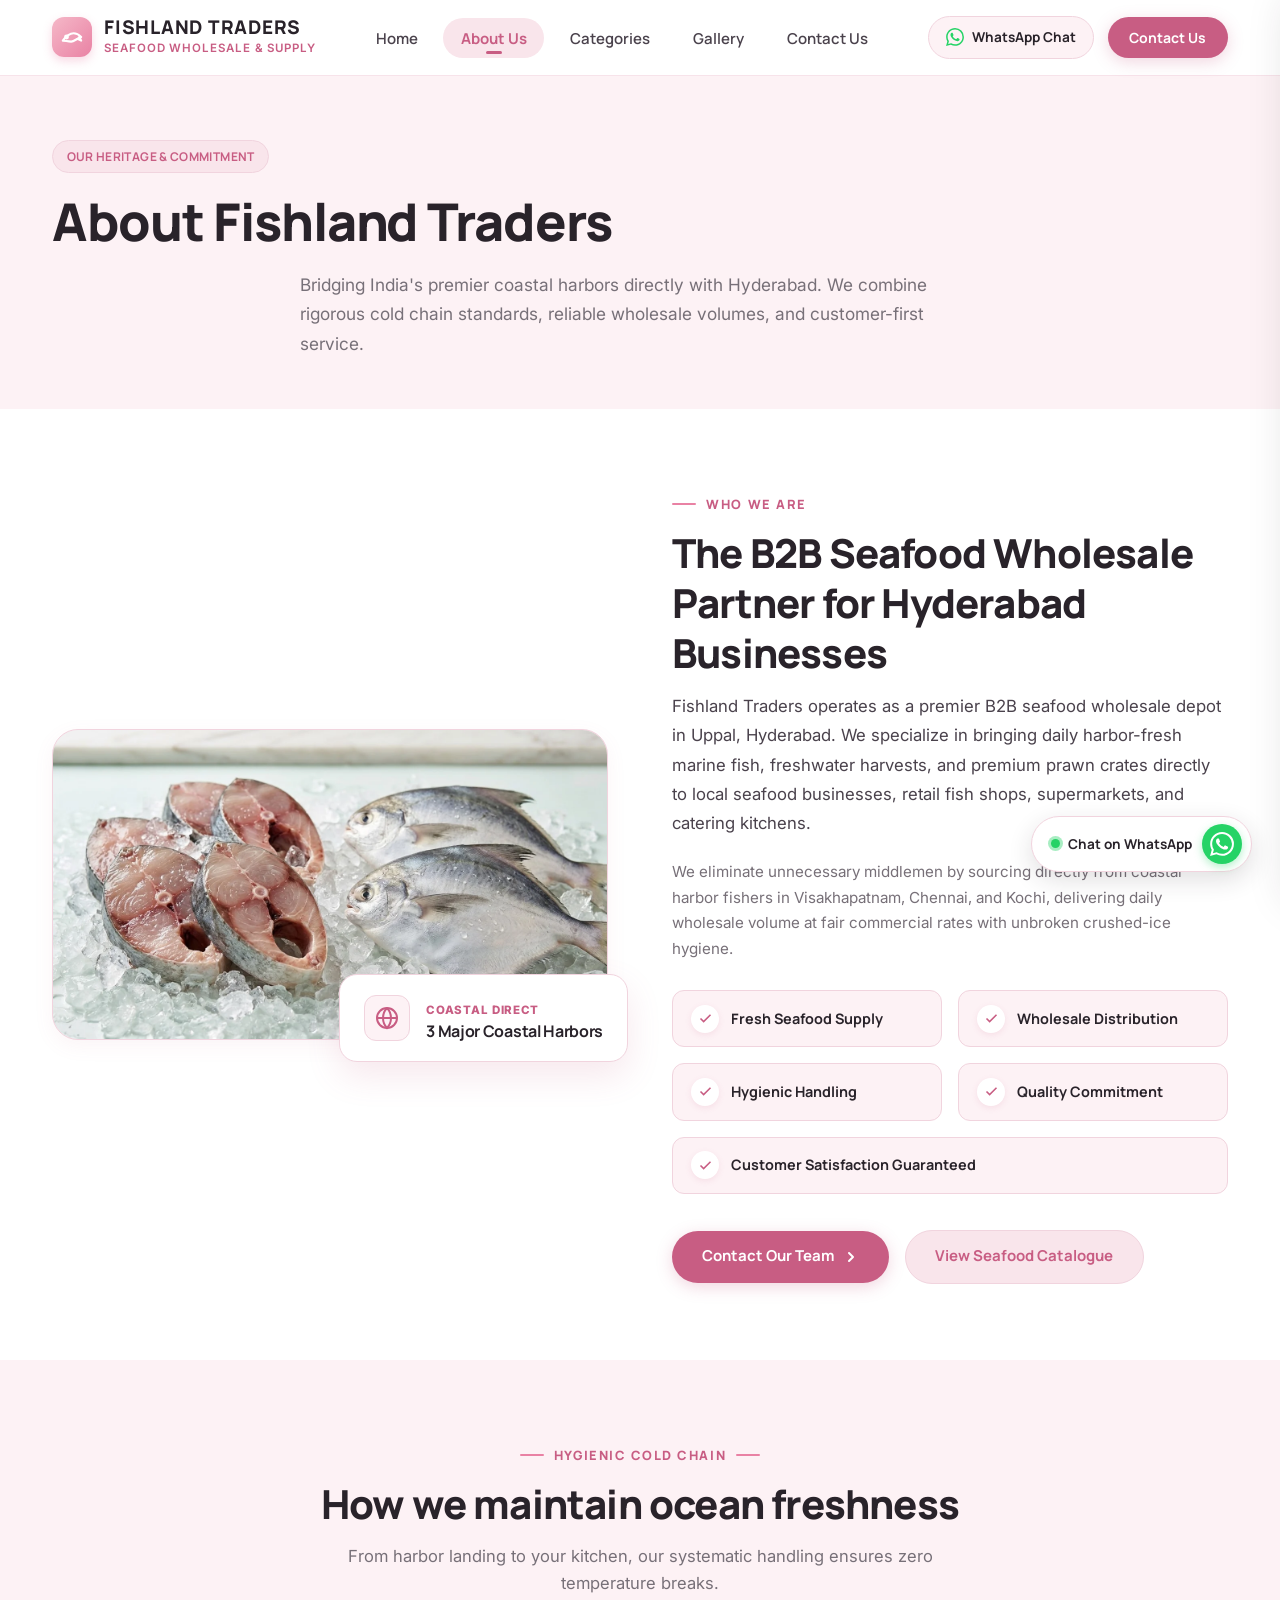
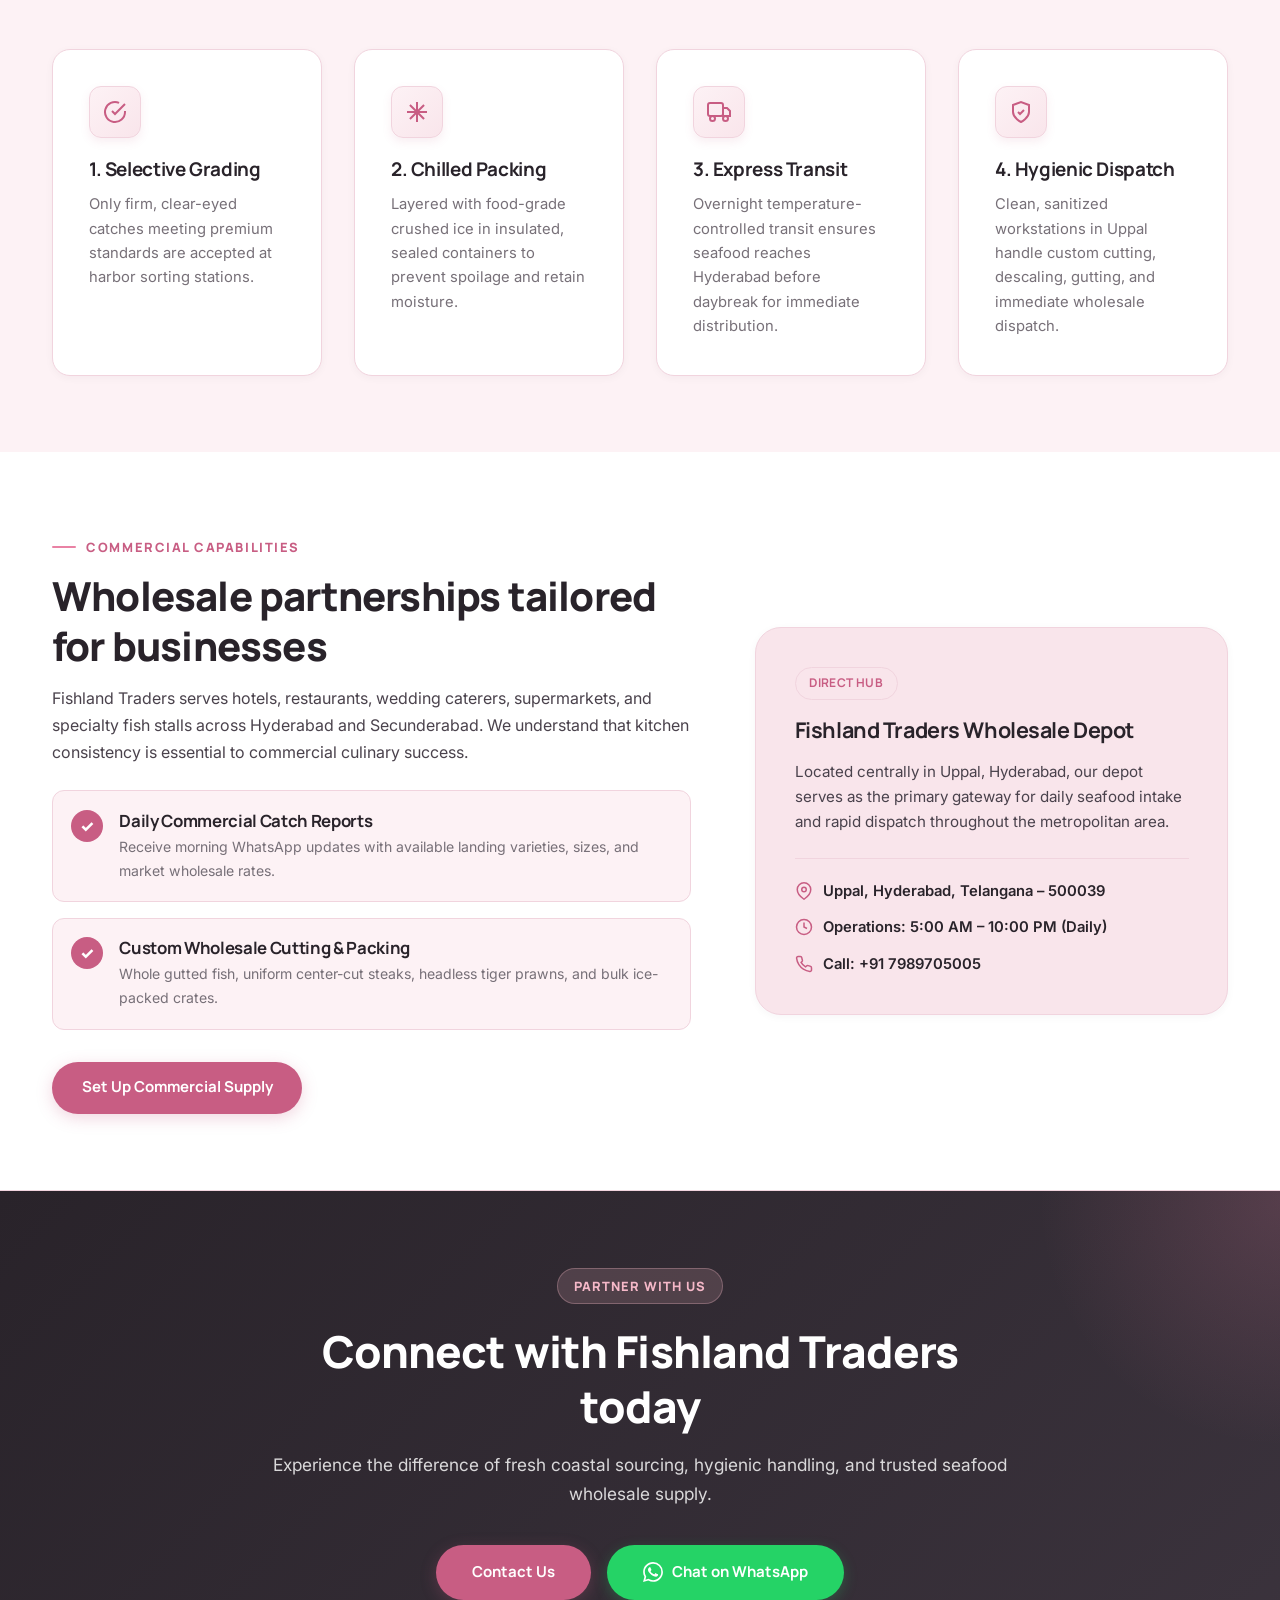
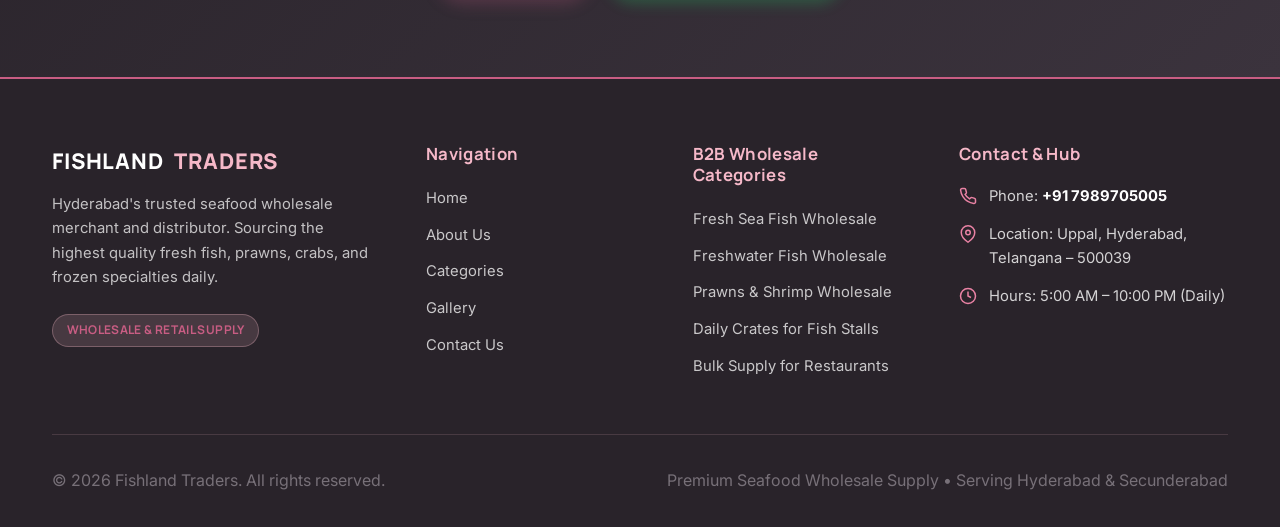
<file: about.html>
<!DOCTYPE html>
<html lang="en">
<head>
  <meta charset="UTF-8">
  <meta name="viewport" content="width=device-width, initial-scale=1.0">
  <meta http-equiv="X-UA-Compatible" content="IE=edge">
  
  <title>About Us | Fishland Traders, Hyderabad</title>
  <meta name="description" content="Discover Fishland Traders, Hyderabad's dedicated seafood wholesale merchant. Direct sourcing from Visakhapatnam, Chennai and Kochi with unbroken cold chain distribution.">
  <meta name="theme-color" content="#F5B8C8">

  <!-- Google Fonts: Manrope & Inter -->
  <link rel="preconnect" href="https://fonts.googleapis.com">
  <link rel="preconnect" href="https://fonts.gstatic.com" crossorigin>
  <link href="https://fonts.googleapis.com/css2?family=Inter:wght@400;500;600;700&family=Manrope:wght@500;600;700;800&display=swap" rel="stylesheet">

  <!-- Main Art-Directed Stylesheet -->
  <link rel="stylesheet" href="css/style.css">
</head>
<body>

  <!-- ========================================================
       HEADER & NAVIGATION BAR
       ======================================================== -->
  <header class="site-header" id="header" role="banner">
    <div class="header-container">
      
      <!-- Brand Logo -->
      <a href="index.html" class="brand-logo" aria-label="Fishland Traders Home">
        <span class="logo-symbol" aria-hidden="true">
          <svg width="22" height="22" viewBox="0 0 24 24" fill="none" stroke="currentColor" stroke-width="2.3" stroke-linecap="round" stroke-linejoin="round">
            <path d="M2 16s9-15 20-4c-5 2-8 5-11 5-4 0-6-1-9-1z"/>
            <path d="M20 12l2 4-4-2"/>
            <circle cx="6" cy="12" r="1.5" fill="currentColor"/>
          </svg>
        </span>
        <div class="brand-text-wrap">
          <span class="brand-name">FISHLAND TRADERS</span>
          <span class="brand-sub">Seafood Wholesale &amp; Supply</span>
        </div>
      </a>

      <!-- Center Desktop Navigation -->
      <nav class="main-nav" role="navigation" aria-label="Main Navigation">
        <ul class="nav-list">
          <li><a href="index.html" class="nav-link">Home</a></li>
          <li><a href="about.html" class="nav-link active">About Us</a></li>
          <li><a href="categories.html" class="nav-link">Categories</a></li>
          <li><a href="gallery.html" class="nav-link">Gallery</a></li>
          <li><a href="contact.html" class="nav-link">Contact Us</a></li>
        </ul>
      </nav>

      <!-- Right Header Actions -->
      <div class="header-actions">
        <a href="https://wa.me/917989705005?text=Hello%20Fishland%20Traders%2C%20could%20you%20please%20share%20today%27s%20seafood%20availability%20and%20prices%3F" target="_blank" rel="noopener noreferrer" class="header-wa-btn" aria-label="Chat on WhatsApp">
          <svg width="18" height="18" viewBox="0 0 24 24" fill="currentColor">
            <path d="M17.472 14.382c-.297-.149-1.758-.867-2.03-.967-.273-.099-.471-.148-.67.15-.197.297-.767.966-.94 1.164-.173.199-.347.223-.644.075-.297-.15-1.255-.463-2.39-1.475-.883-.788-1.48-1.761-1.653-2.059-.173-.297-.018-.458.13-.606.134-.133.298-.347.446-.52.149-.174.198-.298.298-.497.099-.198.05-.371-.025-.52-.075-.149-.669-1.612-.916-2.207-.242-.579-.487-.5-.669-.51-.173-.008-.371-.01-.57-.01-.198 0-.52.074-.792.372-.272.297-1.04 1.016-1.04 2.479 0 1.462 1.065 2.875 1.213 3.074.149.198 2.096 3.2 5.077 4.487.709.306 1.262.489 1.694.625.712.227 1.36.195 1.871.118.571-.085 1.758-.719 2.006-1.413.248-.694.248-1.289.173-1.413-.074-.124-.272-.198-.57-.347m-5.421 7.403h-.004a9.87 9.87 0 01-5.031-1.378l-.361-.214-3.741.982.998-3.648-.235-.374a9.86 9.86 0 01-1.51-5.26c.001-5.45 4.436-9.884 9.888-9.884 2.64 0 5.122 1.03 6.988 2.898a9.825 9.825 0 012.893 6.994c-.003 5.45-4.437 9.884-9.885 9.884m8.413-18.297A11.815 11.815 0 0012.05 0C5.495 0 .16 5.335.157 11.892c0 2.096.547 4.142 1.588 5.945L.057 24l6.305-1.654a11.882 11.882 0 005.683 1.448h.005c6.554 0 11.89-5.335 11.893-11.893a11.821 11.821 0 00-3.48-8.413Z"/>
          </svg>
          <span>WhatsApp Chat</span>
        </a>

        <a href="contact.html" class="btn btn-primary header-cta-btn">
          <span>Contact Us</span>
        </a>

        <!-- Mobile Menu Toggle Button -->
        <button type="button" class="mobile-menu-toggle" id="mobile-menu-toggle" aria-label="Toggle Navigation">
          <span class="hamburger-bar"></span>
          <span class="hamburger-bar"></span>
          <span class="hamburger-bar"></span>
        </button>
      </div>
    </div>

    <!-- Mobile Navigation Drawer -->
    <div class="mobile-nav-drawer" id="mobile-nav" aria-hidden="true">
      <div class="mobile-nav-header">
        <div>
          <span style="font-family: var(--font-heading); font-size: 1.15rem; font-weight: 800; color: var(--color-deep-charcoal); display: block;">Fishland Traders</span>
          <span style="font-size: 0.72rem; color: var(--color-deep-rose); font-weight: 700; text-transform: uppercase;">Seafood Wholesale</span>
        </div>
        <button type="button" class="mobile-drawer-close" id="mobile-drawer-close" aria-label="Close menu">&times;</button>
      </div>

      <ul class="mobile-nav-list">
        <li><a href="index.html" class="mobile-nav-link"><span>Home</span> &rarr;</a></li>
        <li><a href="about.html" class="mobile-nav-link active"><span>About Us</span> &rarr;</a></li>
        <li><a href="categories.html" class="mobile-nav-link"><span>Categories</span> &rarr;</a></li>
        <li><a href="gallery.html" class="mobile-nav-link"><span>Gallery</span> &rarr;</a></li>
        <li><a href="contact.html" class="mobile-nav-link"><span>Contact Us</span> &rarr;</a></li>
      </ul>

      <div style="margin-top: auto; padding-top: 1.5rem; border-top: 1px solid var(--color-pink-border);">
        <a href="https://wa.me/917989705005?text=Hello%20Fishland%20Traders%2C%20could%20you%20please%20share%20today%27s%20seafood%20prices%3F" target="_blank" class="btn btn-whatsapp" style="width: 100%;">
          <span>Chat on WhatsApp</span>
        </a>
      </div>
    </div>
    <div class="mobile-drawer-backdrop" id="mobile-backdrop"></div>
  </header>

  <main id="main-content">
    
    <!-- ========================================================
         EDITORIAL PAGE HEADER BANNER
         ======================================================== -->
    <section class="section section-blush" style="padding-top: clamp(2.5rem, 5vw, 4.5rem); padding-bottom: clamp(2.5rem, 4vw, 3.5rem);">
      <div class="container text-center">
        <span class="badge-pink" style="margin-bottom: 1rem;">Our Heritage &amp; Commitment</span>
        <h1 style="margin-bottom: 1rem;">About Fishland Traders</h1>
        <p style="max-width: 680px; margin-left: auto; margin-right: auto; font-size: 1.08rem; color: var(--color-secondary-text);">
          Bridging India's premier coastal harbors directly with Hyderabad. We combine rigorous cold chain standards, reliable wholesale volumes, and customer-first service.
        </p>
      </div>
    </section>

    <!-- ========================================================
         EDITORIAL STORY & MISSION (SPLIT LAYOUT)
         ======================================================== -->
    <section class="section section-white">
      <div class="container">
        <div class="about-editorial-grid">
          
          <!-- Image on one side (Mobile: stacks above) -->
          <div class="about-editorial-media">
            <div class="about-image-wrapper">
              <img src="assets/images/Project_Images/sea-fish.webp" alt="Fishland Traders seafood selection and quality inspection" loading="lazy">
            </div>
            <div class="about-deco-card">
              <div class="about-deco-icon">
                <svg width="24" height="24" viewBox="0 0 24 24" fill="none" stroke="currentColor" stroke-width="2"><circle cx="12" cy="12" r="10"/><path d="M12 2a14.5 14.5 0 0 0 0 20 14.5 14.5 0 0 0 0-20"/><path d="M2 12h20"/></svg>
              </div>
              <div>
                <span style="font-size: 0.72rem; font-weight: 800; color: var(--color-deep-rose); text-transform: uppercase; letter-spacing: 0.06em;">Coastal Direct</span>
                <h4 style="font-size: 1rem; color: var(--color-deep-charcoal); margin: 0;">3 Major Coastal Harbors</h4>
              </div>
            </div>
          </div>

          <!-- Editorial Content on opposite side -->
          <div class="about-editorial-content">
            <div class="section-kicker">
              <span class="kicker-line"></span>
              <span>WHO WE ARE</span>
            </div>
            <h2 class="section-title">The B2B Seafood Wholesale Partner for Hyderabad Businesses</h2>
            <p style="font-size: 1.05rem; color: var(--color-charcoal-body); line-height: 1.75; margin-bottom: 1.25rem;">
              Fishland Traders operates as a premier B2B seafood wholesale depot in Uppal, Hyderabad. We specialize in bringing daily harbor-fresh marine fish, freshwater harvests, and premium prawn crates directly to local seafood businesses, retail fish shops, supermarkets, and catering kitchens.
            </p>
            <p style="font-size: 0.95rem; color: var(--color-secondary-text); line-height: 1.7; margin-bottom: 1.5rem;">
              We eliminate unnecessary middlemen by sourcing directly from coastal harbor fishers in Visakhapatnam, Chennai, and Kochi, delivering daily wholesale volume at fair commercial rates with unbroken crushed-ice hygiene.
            </p>

            <!-- 5 Core Highlights Required -->
            <div class="about-highlights-list">
              <div class="highlight-pill">
                <div class="highlight-pill-icon">
                  <svg width="15" height="15" viewBox="0 0 24 24" fill="none" stroke="currentColor" stroke-width="2.5"><polyline points="20 6 9 17 4 12"/></svg>
                </div>
                <span class="highlight-pill-text">Fresh Seafood Supply</span>
              </div>

              <div class="highlight-pill">
                <div class="highlight-pill-icon">
                  <svg width="15" height="15" viewBox="0 0 24 24" fill="none" stroke="currentColor" stroke-width="2.5"><polyline points="20 6 9 17 4 12"/></svg>
                </div>
                <span class="highlight-pill-text">Wholesale Distribution</span>
              </div>

              <div class="highlight-pill">
                <div class="highlight-pill-icon">
                  <svg width="15" height="15" viewBox="0 0 24 24" fill="none" stroke="currentColor" stroke-width="2.5"><polyline points="20 6 9 17 4 12"/></svg>
                </div>
                <span class="highlight-pill-text">Hygienic Handling</span>
              </div>

              <div class="highlight-pill">
                <div class="highlight-pill-icon">
                  <svg width="15" height="15" viewBox="0 0 24 24" fill="none" stroke="currentColor" stroke-width="2.5"><polyline points="20 6 9 17 4 12"/></svg>
                </div>
                <span class="highlight-pill-text">Quality Commitment</span>
              </div>

              <div class="highlight-pill" style="grid-column: 1 / -1;">
                <div class="highlight-pill-icon">
                  <svg width="15" height="15" viewBox="0 0 24 24" fill="none" stroke="currentColor" stroke-width="2.5"><polyline points="20 6 9 17 4 12"/></svg>
                </div>
                <span class="highlight-pill-text">Customer Satisfaction Guaranteed</span>
              </div>
            </div>

            <div style="display: flex; gap: 1rem; align-items: center; flex-wrap: wrap;">
              <a href="contact.html" class="btn btn-primary">
                <span>Contact Our Team</span>
                <svg width="16" height="16" viewBox="0 0 16 16" fill="none"><path d="M6 12l4-4-4-4" stroke="currentColor" stroke-width="2" stroke-linecap="round" stroke-linejoin="round"/></svg>
              </a>
              <a href="categories.html" class="btn btn-secondary">
                <span>View Seafood Catalogue</span>
              </a>
            </div>
          </div>

        </div>
      </div>
    </section>

    <!-- ========================================================
         QUALITY & HYGIENIC HANDLING PROCESS
         ======================================================== -->
    <section class="section section-blush">
      <div class="container">
        <div class="section-header text-center">
          <div class="section-kicker">
            <span class="kicker-line"></span>
            <span>HYGIENIC COLD CHAIN</span>
            <span class="kicker-line"></span>
          </div>
          <h2 class="section-title">How we maintain ocean freshness</h2>
          <p class="section-subtitle">
            From harbor landing to your kitchen, our systematic handling ensures zero temperature breaks.
          </p>
        </div>

        <div class="pillars-grid">
          <div class="pillar-card">
            <div class="pillar-icon-box">
              <svg width="24" height="24" viewBox="0 0 24 24" fill="none" stroke="currentColor" stroke-width="2"><path d="M22 11.08V12a10 10 0 1 1-5.93-9.14"/><polyline points="22 4 12 14.01 9 11.01"/></svg>
            </div>
            <h3 class="pillar-title">1. Selective Grading</h3>
            <p class="pillar-desc">
              Only firm, clear-eyed catches meeting premium standards are accepted at harbor sorting stations.
            </p>
          </div>

          <div class="pillar-card">
            <div class="pillar-icon-box">
              <svg width="24" height="24" viewBox="0 0 24 24" fill="none" stroke="currentColor" stroke-width="2"><path d="M12 2v20M2 12h20M4.93 4.93l14.14 14.14M4.93 19.07l14.14-14.14"/></svg>
            </div>
            <h3 class="pillar-title">2. Chilled Packing</h3>
            <p class="pillar-desc">
              Layered with food-grade crushed ice in insulated, sealed containers to prevent spoilage and retain moisture.
            </p>
          </div>

          <div class="pillar-card">
            <div class="pillar-icon-box">
              <svg width="24" height="24" viewBox="0 0 24 24" fill="none" stroke="currentColor" stroke-width="2"><rect x="1" y="3" width="15" height="13" rx="2"/><polygon points="16 8 20 8 23 11 23 16 16 16 16 8"/><circle cx="5.5" cy="18.5" r="2.5"/><circle cx="18.5" cy="18.5" r="2.5"/></svg>
            </div>
            <h3 class="pillar-title">3. Express Transit</h3>
            <p class="pillar-desc">
              Overnight temperature-controlled transit ensures seafood reaches Hyderabad before daybreak for immediate distribution.
            </p>
          </div>

          <div class="pillar-card">
            <div class="pillar-icon-box">
              <svg width="24" height="24" viewBox="0 0 24 24" fill="none" stroke="currentColor" stroke-width="2"><path d="M12 22s8-4 8-10V5l-8-3-8 3v7c0 6 8 10 8 10z"/><polyline points="9 12 11 14 15 10"/></svg>
            </div>
            <h3 class="pillar-title">4. Hygienic Dispatch</h3>
            <p class="pillar-desc">
              Clean, sanitized workstations in Uppal handle custom cutting, descaling, gutting, and immediate wholesale dispatch.
            </p>
          </div>
        </div>
      </div>
    </section>

    <!-- ========================================================
         WHOLESALE & COMMERCIAL SUPPLY COMMITMENT
         ======================================================== -->
    <section class="section section-white">
      <div class="container">
        <div class="about-editorial-grid" style="grid-template-columns: 1.15fr 0.85fr;">
          <div>
            <div class="section-kicker">
              <span class="kicker-line"></span>
              <span>COMMERCIAL CAPABILITIES</span>
            </div>
            <h2 class="section-title">Wholesale partnerships tailored for businesses</h2>
            <p style="font-size: 1rem; color: var(--color-charcoal-body); line-height: 1.7; margin-bottom: 1.5rem;">
              Fishland Traders serves hotels, restaurants, wedding caterers, supermarkets, and specialty fish stalls across Hyderabad and Secunderabad. We understand that kitchen consistency is essential to commercial culinary success.
            </p>

            <div style="display: flex; flex-direction: column; gap: 1rem; margin-bottom: 2rem;">
              <div style="display: flex; align-items: flex-start; gap: 1rem; padding: 1.15rem; background: var(--color-blush-bg); border-radius: var(--radius-md); border: 1px solid var(--color-pink-border);">
                <div style="width: 32px; height: 32px; border-radius: 50%; background: var(--color-deep-rose); color: #fff; display: flex; align-items: center; justify-content: center; font-weight: 800; flex-shrink: 0;">✓</div>
                <div>
                  <h4 style="font-size: 1.05rem; color: var(--color-deep-charcoal); margin: 0 0 0.25rem 0;">Daily Commercial Catch Reports</h4>
                  <p style="font-size: 0.88rem; color: var(--color-secondary-text); margin: 0;">Receive morning WhatsApp updates with available landing varieties, sizes, and market wholesale rates.</p>
                </div>
              </div>

              <div style="display: flex; align-items: flex-start; gap: 1rem; padding: 1.15rem; background: var(--color-blush-bg); border-radius: var(--radius-md); border: 1px solid var(--color-pink-border);">
                <div style="width: 32px; height: 32px; border-radius: 50%; background: var(--color-deep-rose); color: #fff; display: flex; align-items: center; justify-content: center; font-weight: 800; flex-shrink: 0;">✓</div>
                <div>
                  <h4 style="font-size: 1.05rem; color: var(--color-deep-charcoal); margin: 0 0 0.25rem 0;">Custom Wholesale Cutting &amp; Packing</h4>
                  <p style="font-size: 0.88rem; color: var(--color-secondary-text); margin: 0;">Whole gutted fish, uniform center-cut steaks, headless tiger prawns, and bulk ice-packed crates.</p>
                </div>
              </div>
            </div>

            <a href="contact.html" class="btn btn-primary">
              <span>Set Up Commercial Supply</span>
            </a>
          </div>

          <div style="background: var(--color-pink-surface); border-radius: var(--radius-xl); padding: clamp(1.5rem, 3vw, 2.5rem); border: 1px solid var(--color-pink-border); box-shadow: var(--shadow-subtle);">
            <span class="badge-pink" style="margin-bottom: 1rem;">Direct Hub</span>
            <h3 style="font-size: 1.35rem; color: var(--color-deep-charcoal); margin-bottom: 1rem;">Fishland Traders Wholesale Depot</h3>
            <p style="font-size: 0.95rem; color: var(--color-charcoal-body); line-height: 1.65; margin-bottom: 1.5rem;">
              Located centrally in Uppal, Hyderabad, our depot serves as the primary gateway for daily seafood intake and rapid dispatch throughout the metropolitan area.
            </p>
            <div style="border-top: 1px solid var(--color-pink-border); padding-top: 1.25rem; display: flex; flex-direction: column; gap: 0.75rem;">
              <div style="display: flex; align-items: center; gap: 0.65rem; color: var(--color-deep-charcoal); font-weight: 600; font-size: 0.925rem;">
                <svg width="18" height="18" viewBox="0 0 24 24" fill="none" stroke="var(--color-deep-rose)" stroke-width="2"><path d="M21 10c0 7-9 13-9 13s-9-6-9-13a9 9 0 0 1 18 0z"/><circle cx="12" cy="10" r="3"/></svg>
                <span>Uppal, Hyderabad, Telangana – 500039</span>
              </div>
              <div style="display: flex; align-items: center; gap: 0.65rem; color: var(--color-deep-charcoal); font-weight: 600; font-size: 0.925rem;">
                <svg width="18" height="18" viewBox="0 0 24 24" fill="none" stroke="var(--color-deep-rose)" stroke-width="2"><circle cx="12" cy="12" r="10"/><polyline points="12 6 12 12 16 14"/></svg>
                <span>Operations: 5:00 AM – 10:00 PM (Daily)</span>
              </div>
              <div style="display: flex; align-items: center; gap: 0.65rem; color: var(--color-deep-charcoal); font-weight: 600; font-size: 0.925rem;">
                <svg width="18" height="18" viewBox="0 0 24 24" fill="none" stroke="var(--color-deep-rose)" stroke-width="2"><path d="M22 16.92v3a2 2 0 0 1-2.18 2 19.79 19.79 0 0 1-8.63-3.07 19.5 19.5 0 0 1-6-6 19.79 19.79 0 0 1-3.07-8.67A2 2 0 0 1 4.11 2h3a2 2 0 0 1 2 1.72 12.84 12.84 0 0 0 .7 2.81 2 2 0 0 1-.45 2.11L8.09 9.91a16 16 0 0 0 6 6l1.27-1.27a2 2 0 0 1 2.11-.45 12.84 12.84 0 0 0 2.81.7A2 2 0 0 1 22 16.92z"/></svg>
                <span>Call: +91 7989705005</span>
              </div>
            </div>
          </div>
        </div>
      </div>
    </section>

    <!-- ========================================================
         CALL TO ACTION BANNER (DEEP CHARCOAL WITH PINK ACCENTS)
         ======================================================== -->
    <section class="cta-banner-section">
      <div class="container">
        <div class="cta-content-wrap">
          <span class="cta-badge">PARTNER WITH US</span>
          <h2 class="cta-title">Connect with Fishland Traders today</h2>
          <p class="cta-desc">
            Experience the difference of fresh coastal sourcing, hygienic handling, and trusted seafood wholesale supply.
          </p>
          <div class="cta-actions">
            <a href="contact.html" class="btn btn-primary" style="padding: 0.95rem 2.25rem;">
              <span>Contact Us</span>
            </a>
            <a href="https://wa.me/917989705005?text=Hello%20Fishland%20Traders%2C%20could%20you%20please%20share%20today%27s%20seafood%20availability%20and%20prices%3F" target="_blank" rel="noopener noreferrer" class="btn btn-whatsapp" style="padding: 0.95rem 2.25rem;">
              <svg width="20" height="20" viewBox="0 0 24 24" fill="currentColor"><path d="M17.472 14.382c-.297-.149-1.758-.867-2.03-.967-.273-.099-.471-.148-.67.15-.197.297-.767.966-.94 1.164-.173.199-.347.223-.644.075-.297-.15-1.255-.463-2.39-1.475-.883-.788-1.48-1.761-1.653-2.059-.173-.297-.018-.458.13-.606.134-.133.298-.347.446-.52.149-.174.198-.298.298-.497.099-.198.05-.371-.025-.52-.075-.149-.669-1.612-.916-2.207-.242-.579-.487-.5-.669-.51-.173-.008-.371-.01-.57-.01-.198 0-.52.074-.792.372-.272.297-1.04 1.016-1.04 2.479 0 1.462 1.065 2.875 1.213 3.074.149.198 2.096 3.2 5.077 4.487.709.306 1.262.489 1.694.625.712.227 1.36.195 1.871.118.571-.085 1.758-.719 2.006-1.413.248-.694.248-1.289.173-1.413-.074-.124-.272-.198-.57-.347m-5.421 7.403h-.004a9.87 9.87 0 01-5.031-1.378l-.361-.214-3.741.982.998-3.648-.235-.374a9.86 9.86 0 01-1.51-5.26c.001-5.45 4.436-9.884 9.888-9.884 2.64 0 5.122 1.03 6.988 2.898a9.825 9.825 0 012.893 6.994c-.003 5.45-4.437 9.884-9.885 9.884m8.413-18.297A11.815 11.815 0 0012.05 0C5.495 0 .16 5.335.157 11.892c0 2.096.547 4.142 1.588 5.945L.057 24l6.305-1.654a11.882 11.882 0 005.683 1.448h.005c6.554 0 11.89-5.335 11.893-11.893a11.821 11.821 0 00-3.48-8.413Z"/></svg>
              <span>Chat on WhatsApp</span>
            </a>
          </div>
        </div>
      </div>
    </section>
  </main>

  <!-- ========================================================
       FOOTER (DEEP CHARCOAL WITH PINK ACCENTS)
       ======================================================== -->
  <footer class="site-footer" role="contentinfo">
    <div class="container">
      <div class="footer-grid">
        <!-- Col 1: Brand & Overview -->
        <div>
          <div class="footer-brand-title">
            FISHLAND <span class="accent">TRADERS</span>
          </div>
          <p class="footer-desc">
            Hyderabad's trusted seafood wholesale merchant and distributor. Sourcing the highest quality fresh fish, prawns, crabs, and frozen specialties daily.
          </p>
          <span class="badge-pink" style="background: rgba(245, 184, 200, 0.15); border-color: rgba(245, 184, 200, 0.3);">
            Wholesale &amp; Retail Supply
          </span>
        </div>

        <!-- Col 2: Quick Links -->
        <div>
          <h4 class="footer-col-title">Navigation</h4>
          <ul class="footer-nav-links">
            <li><a href="index.html" class="footer-link-item">Home</a></li>
            <li><a href="about.html" class="footer-link-item">About Us</a></li>
            <li><a href="categories.html" class="footer-link-item">Categories</a></li>
            <li><a href="gallery.html" class="footer-link-item">Gallery</a></li>
            <li><a href="contact.html" class="footer-link-item">Contact Us</a></li>
          </ul>
        </div>

        <!-- Col 3: Seafood Categories -->
        <div>
          <h4 class="footer-col-title">B2B Wholesale Categories</h4>
          <ul class="footer-nav-links">
            <li><a href="categories.html#cat-sea-fish" class="footer-link-item">Fresh Sea Fish Wholesale</a></li>
            <li><a href="categories.html#cat-freshwater-fish" class="footer-link-item">Freshwater Fish Wholesale</a></li>
            <li><a href="categories.html#cat-prawns-shrimp" class="footer-link-item">Prawns &amp; Shrimp Wholesale</a></li>
            <li><a href="categories.html" class="footer-link-item">Daily Crates for Fish Stalls</a></li>
            <li><a href="categories.html" class="footer-link-item">Bulk Supply for Restaurants</a></li>
          </ul>
        </div>

        <!-- Col 4: Contact Info -->
        <div>
          <h4 class="footer-col-title">Contact &amp; Hub</h4>
          <div class="footer-contact-items">
            <div class="footer-contact-row">
              <svg width="18" height="18" viewBox="0 0 24 24" fill="none" stroke="currentColor" stroke-width="2"><path d="M22 16.92v3a2 2 0 0 1-2.18 2 19.79 19.79 0 0 1-8.63-3.07 19.5 19.5 0 0 1-6-6 19.79 19.79 0 0 1-3.07-8.67A2 2 0 0 1 4.11 2h3a2 2 0 0 1 2 1.72 12.84 12.84 0 0 0 .7 2.81 2 2 0 0 1-.45 2.11L8.09 9.91a16 16 0 0 0 6 6l1.27-1.27a2 2 0 0 1 2.11-.45 12.84 12.84 0 0 0 2.81.7A2 2 0 0 1 22 16.92z"/></svg>
              <span>Phone: <a href="tel:+917989705005" style="color: #fff; font-weight: 700;">+91 7989705005</a></span>
            </div>
            <div class="footer-contact-row">
              <svg width="18" height="18" viewBox="0 0 24 24" fill="none" stroke="currentColor" stroke-width="2"><path d="M21 10c0 7-9 13-9 13s-9-6-9-13a9 9 0 0 1 18 0z"/><circle cx="12" cy="10" r="3"/></svg>
              <span>Location: Uppal, Hyderabad, Telangana – 500039</span>
            </div>
            <div class="footer-contact-row">
              <svg width="18" height="18" viewBox="0 0 24 24" fill="none" stroke="currentColor" stroke-width="2"><circle cx="12" cy="12" r="10"/><polyline points="12 6 12 12 16 14"/></svg>
              <span>Hours: 5:00 AM – 10:00 PM (Daily)</span>
            </div>
          </div>
        </div>
      </div>

      <div class="footer-bottom-bar">
        <p>&copy; <span class="js-current-year">2026</span> Fishland Traders. All rights reserved.</p>
        <p>Premium Seafood Wholesale Supply • Serving Hyderabad &amp; Secunderabad</p>
      </div>
    </div>
  </footer>

  <!-- Floating WhatsApp Live Pill Widget -->
  <a href="https://wa.me/917989705005?text=Hello%20Fishland%20Traders%2C%20could%20you%20please%20share%20today%27s%20seafood%20availability%20and%20prices%3F" class="floating-wa-widget" target="_blank" rel="noopener noreferrer" aria-label="Chat directly on WhatsApp with Fishland Traders">
    <span class="floating-wa-pill">
      <span class="wa-pulse-dot"></span>
      <span class="wa-pill-text">Chat on WhatsApp</span>
    </span>
    <span class="floating-wa-icon" aria-hidden="true">
      <svg viewBox="0 0 24 24" width="24" height="24" fill="currentColor">
        <path d="M17.472 14.382c-.297-.149-1.758-.867-2.03-.967-.273-.099-.471-.148-.67.15-.197.297-.767.966-.94 1.164-.173.199-.347.223-.644.075-.297-.15-1.255-.463-2.39-1.475-.883-.788-1.48-1.761-1.653-2.059-.173-.297-.018-.458.13-.606.134-.133.298-.347.446-.52.149-.174.198-.298.298-.497.099-.198.05-.371-.025-.52-.075-.149-.669-1.612-.916-2.207-.242-.579-.487-.5-.669-.51-.173-.008-.371-.01-.57-.01-.198 0-.52.074-.792.372-.272.297-1.04 1.016-1.04 2.479 0 1.462 1.065 2.875 1.213 3.074.149.198 2.096 3.2 5.077 4.487.709.306 1.262.489 1.694.625.712.227 1.36.195 1.871.118.571-.085 1.758-.719 2.006-1.413.248-.694.248-1.289.173-1.413-.074-.124-.272-.198-.57-.347m-5.421 7.403h-.004a9.87 9.87 0 01-5.031-1.378l-.361-.214-3.741.982.998-3.648-.235-.374a9.86 9.86 0 01-1.51-5.26c.001-5.45 4.436-9.884 9.888-9.884 2.64 0 5.122 1.03 6.988 2.898a9.825 9.825 0 012.893 6.994c-.003 5.45-4.437 9.884-9.885 9.884m8.413-18.297A11.815 11.815 0 0012.05 0C5.495 0 .16 5.335.157 11.892c0 2.096.547 4.142 1.588 5.945L.057 24l6.305-1.654a11.882 11.882 0 005.683 1.448h.005c6.554 0 11.89-5.335 11.893-11.893a11.821 11.821 0 00-3.48-8.413Z"/>
      </svg>
    </span>
  </a>

  <!-- Vanilla JavaScript -->
  <script src="js/script.js"></script>
</body>
</html>
</file>
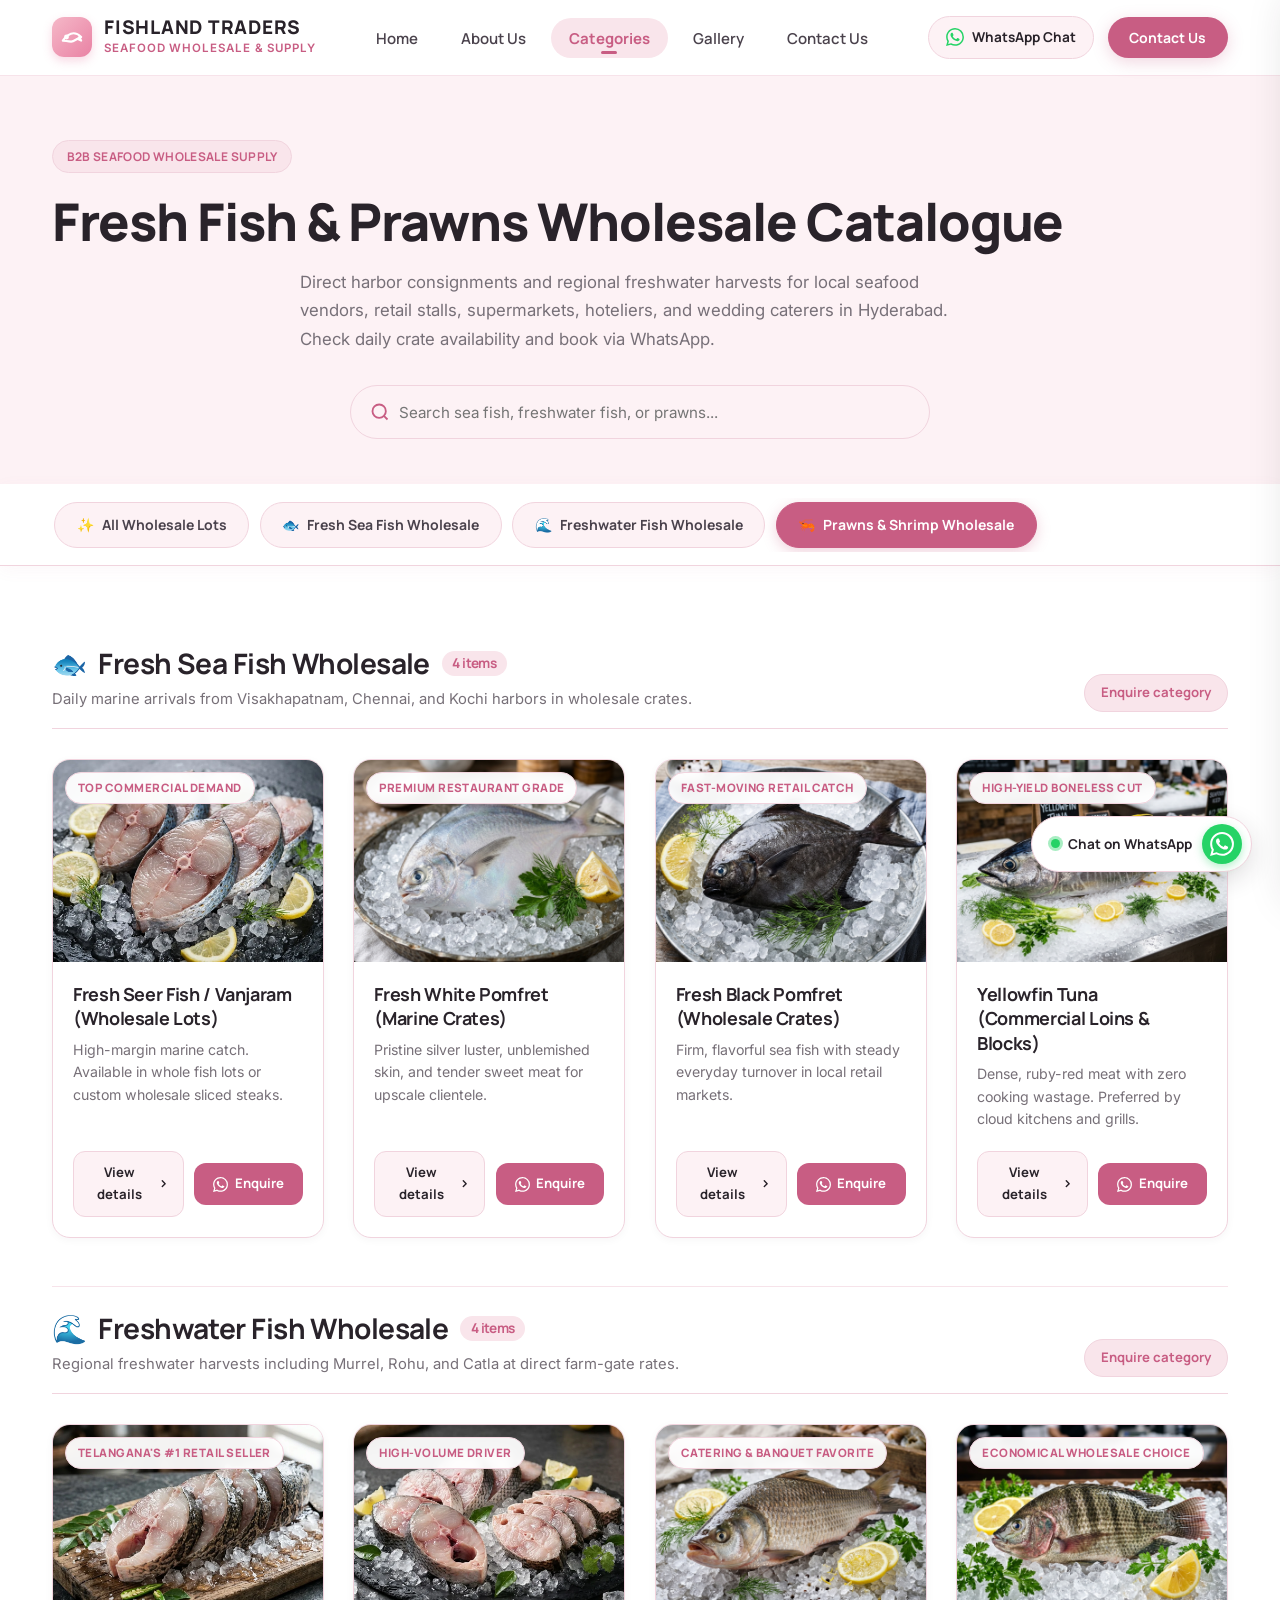
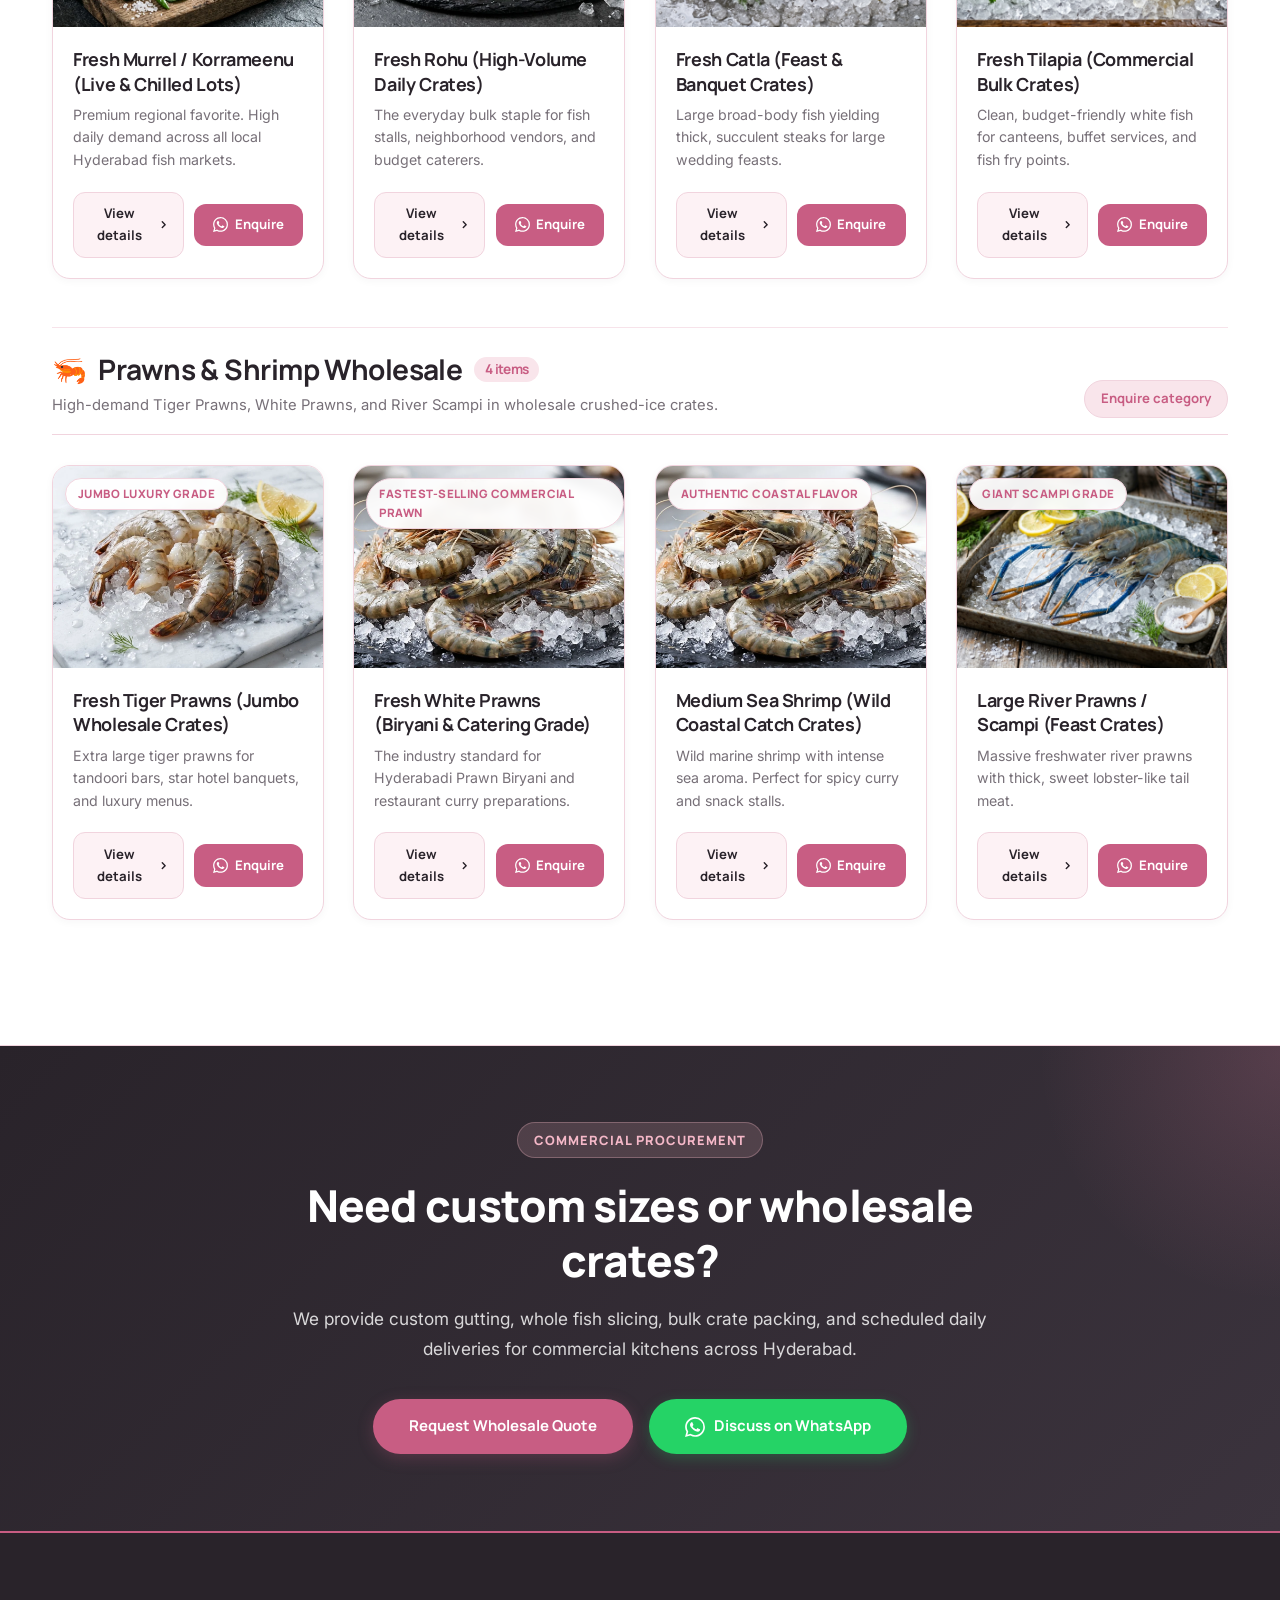
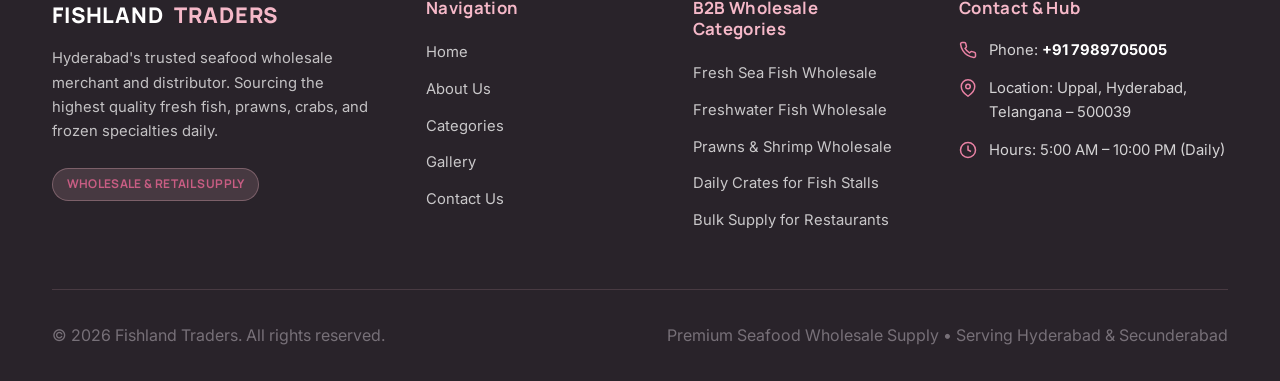
<file: categories.html>
<!DOCTYPE html>
<html lang="en">
<head>
  <meta charset="UTF-8">
  <meta name="viewport" content="width=device-width, initial-scale=1.0">
  <meta http-equiv="X-UA-Compatible" content="IE=edge">
  
  <title>Seafood Categories &amp; Product Catalogue | Fishland Traders</title>
  <meta name="description" content="Explore Fishland Traders complete seafood catalogue in Hyderabad. Fresh fish, tiger prawns, crabs, squid, frozen cuts and specialty shellfish. Contact for daily wholesale rates.">
  <meta name="theme-color" content="#F5B8C8">

  <!-- Google Fonts: Manrope & Inter -->
  <link rel="preconnect" href="https://fonts.googleapis.com">
  <link rel="preconnect" href="https://fonts.gstatic.com" crossorigin>
  <link href="https://fonts.googleapis.com/css2?family=Inter:wght@400;500;600;700&family=Manrope:wght@500;600;700;800&display=swap" rel="stylesheet">

  <!-- Main Art-Directed Stylesheet -->
  <link rel="stylesheet" href="css/style.css">
</head>
<body>

  <!-- ========================================================
       HEADER & NAVIGATION BAR
       ======================================================== -->
  <header class="site-header" id="header" role="banner">
    <div class="header-container">
      
      <!-- Brand Logo -->
      <a href="index.html" class="brand-logo" aria-label="Fishland Traders Home">
        <span class="logo-symbol" aria-hidden="true">
          <svg width="22" height="22" viewBox="0 0 24 24" fill="none" stroke="currentColor" stroke-width="2.3" stroke-linecap="round" stroke-linejoin="round">
            <path d="M2 16s9-15 20-4c-5 2-8 5-11 5-4 0-6-1-9-1z"/>
            <path d="M20 12l2 4-4-2"/>
            <circle cx="6" cy="12" r="1.5" fill="currentColor"/>
          </svg>
        </span>
        <div class="brand-text-wrap">
          <span class="brand-name">FISHLAND TRADERS</span>
          <span class="brand-sub">Seafood Wholesale &amp; Supply</span>
        </div>
      </a>

      <!-- Center Desktop Navigation -->
      <nav class="main-nav" role="navigation" aria-label="Main Navigation">
        <ul class="nav-list">
          <li><a href="index.html" class="nav-link">Home</a></li>
          <li><a href="about.html" class="nav-link">About Us</a></li>
          <li><a href="categories.html" class="nav-link active">Categories</a></li>
          <li><a href="gallery.html" class="nav-link">Gallery</a></li>
          <li><a href="contact.html" class="nav-link">Contact Us</a></li>
        </ul>
      </nav>

      <!-- Right Header Actions -->
      <div class="header-actions">
        <a href="https://wa.me/917989705005?text=Hello%20Fishland%20Traders%2C%20could%20you%20please%20share%20today%27s%20seafood%20availability%20and%20prices%3F" target="_blank" rel="noopener noreferrer" class="header-wa-btn" aria-label="Chat on WhatsApp">
          <svg width="18" height="18" viewBox="0 0 24 24" fill="currentColor">
            <path d="M17.472 14.382c-.297-.149-1.758-.867-2.03-.967-.273-.099-.471-.148-.67.15-.197.297-.767.966-.94 1.164-.173.199-.347.223-.644.075-.297-.15-1.255-.463-2.39-1.475-.883-.788-1.48-1.761-1.653-2.059-.173-.297-.018-.458.13-.606.134-.133.298-.347.446-.52.149-.174.198-.298.298-.497.099-.198.05-.371-.025-.52-.075-.149-.669-1.612-.916-2.207-.242-.579-.487-.5-.669-.51-.173-.008-.371-.01-.57-.01-.198 0-.52.074-.792.372-.272.297-1.04 1.016-1.04 2.479 0 1.462 1.065 2.875 1.213 3.074.149.198 2.096 3.2 5.077 4.487.709.306 1.262.489 1.694.625.712.227 1.36.195 1.871.118.571-.085 1.758-.719 2.006-1.413.248-.694.248-1.289.173-1.413-.074-.124-.272-.198-.57-.347m-5.421 7.403h-.004a9.87 9.87 0 01-5.031-1.378l-.361-.214-3.741.982.998-3.648-.235-.374a9.86 9.86 0 01-1.51-5.26c.001-5.45 4.436-9.884 9.888-9.884 2.64 0 5.122 1.03 6.988 2.898a9.825 9.825 0 012.893 6.994c-.003 5.45-4.437 9.884-9.885 9.884m8.413-18.297A11.815 11.815 0 0012.05 0C5.495 0 .16 5.335.157 11.892c0 2.096.547 4.142 1.588 5.945L.057 24l6.305-1.654a11.882 11.882 0 005.683 1.448h.005c6.554 0 11.89-5.335 11.893-11.893a11.821 11.821 0 00-3.48-8.413Z"/>
          </svg>
          <span>WhatsApp Chat</span>
        </a>

        <a href="contact.html" class="btn btn-primary header-cta-btn">
          <span>Contact Us</span>
        </a>

        <!-- Mobile Menu Toggle Button -->
        <button type="button" class="mobile-menu-toggle" id="mobile-menu-toggle" aria-label="Toggle Navigation">
          <span class="hamburger-bar"></span>
          <span class="hamburger-bar"></span>
          <span class="hamburger-bar"></span>
        </button>
      </div>
    </div>

    <!-- Mobile Navigation Drawer -->
    <div class="mobile-nav-drawer" id="mobile-nav" aria-hidden="true">
      <div class="mobile-nav-header">
        <div>
          <span style="font-family: var(--font-heading); font-size: 1.15rem; font-weight: 800; color: var(--color-deep-charcoal); display: block;">Fishland Traders</span>
          <span style="font-size: 0.72rem; color: var(--color-deep-rose); font-weight: 700; text-transform: uppercase;">Seafood Wholesale</span>
        </div>
        <button type="button" class="mobile-drawer-close" id="mobile-drawer-close" aria-label="Close menu">&times;</button>
      </div>

      <ul class="mobile-nav-list">
        <li><a href="index.html" class="mobile-nav-link"><span>Home</span> &rarr;</a></li>
        <li><a href="about.html" class="mobile-nav-link"><span>About Us</span> &rarr;</a></li>
        <li><a href="categories.html" class="mobile-nav-link active"><span>Categories</span> &rarr;</a></li>
        <li><a href="gallery.html" class="mobile-nav-link"><span>Gallery</span> &rarr;</a></li>
        <li><a href="contact.html" class="mobile-nav-link"><span>Contact Us</span> &rarr;</a></li>
      </ul>

      <div style="margin-top: auto; padding-top: 1.5rem; border-top: 1px solid var(--color-pink-border);">
        <a href="https://wa.me/917989705005?text=Hello%20Fishland%20Traders%2C%20could%20you%20please%20share%20today%27s%20seafood%20prices%3F" target="_blank" class="btn btn-whatsapp" style="width: 100%;">
          <span>Chat on WhatsApp</span>
        </a>
      </div>
    </div>
    <div class="mobile-drawer-backdrop" id="mobile-backdrop"></div>
  </header>

  <main id="main-content">
    
    <!-- ========================================================
         PAGE HEADER BANNER (ELEGANT BLUSH & WHITE SURROUNDINGS)
         ======================================================== -->
    <section class="section section-blush" id="catalogue-top" style="padding-top: clamp(2.5rem, 5vw, 4rem); padding-bottom: clamp(2rem, 3.5vw, 3rem);">
      <div class="container text-center">
        <span class="badge-pink" style="margin-bottom: 1rem;">B2B Seafood Wholesale Supply</span>
        <h1 style="margin-bottom: 0.85rem;">Fresh Fish &amp; Prawns Wholesale Catalogue</h1>
        <p style="max-width: 680px; margin-left: auto; margin-right: auto; font-size: 1.05rem; color: var(--color-secondary-text);">
          Direct harbor consignments and regional freshwater harvests for local seafood vendors, retail stalls, supermarkets, hoteliers, and wedding caterers in Hyderabad. Check daily crate availability and book via WhatsApp.
        </p>

        <!-- Live Search Box -->
        <div class="search-box-wrap" style="margin-top: 2rem; margin-bottom: 0;">
          <svg class="search-icon-svg" width="20" height="20" viewBox="0 0 24 24" fill="none" stroke="currentColor" stroke-width="2.2"><circle cx="11" cy="11" r="8"/><line x1="21" y1="21" x2="16.65" y2="16.65"/></svg>
          <input type="text" id="search-seafood-input" class="search-box-input" placeholder="Search sea fish, freshwater fish, or prawns..." aria-label="Search wholesale fish and prawns">
        </div>
      </div>
    </section>

    <!-- ========================================================
         STICKY CATEGORY NAVIGATION TABS (WITH SMOOTH SCROLLSPY)
         ======================================================== -->
    <nav class="category-nav-tabs-wrapper" aria-label="Seafood Category Navigation">
      <div class="container">
        <div class="category-nav-tabs-scroll" role="tablist">
          <button type="button" class="category-tab-btn active" data-target="all" role="tab">
            <span>✨</span>
            <span>All Wholesale Lots</span>
          </button>
          <button type="button" class="category-tab-btn" data-target="sea-fish" role="tab">
            <span>🐟</span>
            <span>Fresh Sea Fish Wholesale</span>
          </button>
          <button type="button" class="category-tab-btn" data-target="freshwater-fish" role="tab">
            <span>🌊</span>
            <span>Freshwater Fish Wholesale</span>
          </button>
          <button type="button" class="category-tab-btn" data-target="prawns-shrimp" role="tab">
            <span>🦐</span>
            <span>Prawns &amp; Shrimp Wholesale</span>
          </button>
        </div>
      </div>
    </nav>

    <!-- ========================================================
         ALL CATEGORY-WISE PRODUCT SECTIONS (SEQUENTIALLY VISIBLE)
         Populated dynamically by js/script.js with all product data
         ======================================================== -->
    <div class="section section-white" style="padding-top: 1rem;">
      <div class="container" id="all-categories-container">
        <!-- Rendered dynamically by script.js -->
      </div>
    </div>

    <!-- ========================================================
         CALL TO ACTION: BULK & RESTAURANT INQUIRIES
         ======================================================== -->
    <section class="cta-banner-section">
      <div class="container">
        <div class="cta-content-wrap">
          <span class="cta-badge">COMMERCIAL PROCUREMENT</span>
          <h2 class="cta-title">Need custom sizes or wholesale crates?</h2>
          <p class="cta-desc">
            We provide custom gutting, whole fish slicing, bulk crate packing, and scheduled daily deliveries for commercial kitchens across Hyderabad.
          </p>
          <div class="cta-actions">
            <a href="contact.html" class="btn btn-primary" style="padding: 0.95rem 2.25rem;">
              <span>Request Wholesale Quote</span>
            </a>
            <a href="https://wa.me/917989705005?text=Hello%20Fishland%20Traders%2C%20could%20you%20please%20share%20bulk%20procurement%20rates%3F" target="_blank" rel="noopener noreferrer" class="btn btn-whatsapp" style="padding: 0.95rem 2.25rem;">
              <svg width="20" height="20" viewBox="0 0 24 24" fill="currentColor"><path d="M17.472 14.382c-.297-.149-1.758-.867-2.03-.967-.273-.099-.471-.148-.67.15-.197.297-.767.966-.94 1.164-.173.199-.347.223-.644.075-.297-.15-1.255-.463-2.39-1.475-.883-.788-1.48-1.761-1.653-2.059-.173-.297-.018-.458.13-.606.134-.133.298-.347.446-.52.149-.174.198-.298.298-.497.099-.198.05-.371-.025-.52-.075-.149-.669-1.612-.916-2.207-.242-.579-.487-.5-.669-.51-.173-.008-.371-.01-.57-.01-.198 0-.52.074-.792.372-.272.297-1.04 1.016-1.04 2.479 0 1.462 1.065 2.875 1.213 3.074.149.198 2.096 3.2 5.077 4.487.709.306 1.262.489 1.694.625.712.227 1.36.195 1.871.118.571-.085 1.758-.719 2.006-1.413.248-.694.248-1.289.173-1.413-.074-.124-.272-.198-.57-.347m-5.421 7.403h-.004a9.87 9.87 0 01-5.031-1.378l-.361-.214-3.741.982.998-3.648-.235-.374a9.86 9.86 0 01-1.51-5.26c.001-5.45 4.436-9.884 9.888-9.884 2.64 0 5.122 1.03 6.988 2.898a9.825 9.825 0 012.893 6.994c-.003 5.45-4.437 9.884-9.885 9.884m8.413-18.297A11.815 11.815 0 0012.05 0C5.495 0 .16 5.335.157 11.892c0 2.096.547 4.142 1.588 5.945L.057 24l6.305-1.654a11.882 11.882 0 005.683 1.448h.005c6.554 0 11.89-5.335 11.893-11.893a11.821 11.821 0 00-3.48-8.413Z"/></svg>
              <span>Discuss on WhatsApp</span>
            </a>
          </div>
        </div>
      </div>
    </section>
  </main>

  <!-- Product Details Modal Overlay (Instantiated dynamically) -->
  <div id="product-details-modal-overlay" class="product-details-modal-overlay"></div>

  <!-- ========================================================
       FOOTER (DEEP CHARCOAL WITH PINK ACCENTS)
       ======================================================== -->
  <footer class="site-footer" role="contentinfo">
    <div class="container">
      <div class="footer-grid">
        <!-- Col 1: Brand & Overview -->
        <div>
          <div class="footer-brand-title">
            FISHLAND <span class="accent">TRADERS</span>
          </div>
          <p class="footer-desc">
            Hyderabad's trusted seafood wholesale merchant and distributor. Sourcing the highest quality fresh fish, prawns, crabs, and frozen specialties daily.
          </p>
          <span class="badge-pink" style="background: rgba(245, 184, 200, 0.15); border-color: rgba(245, 184, 200, 0.3);">
            Wholesale &amp; Retail Supply
          </span>
        </div>

        <!-- Col 2: Quick Links -->
        <div>
          <h4 class="footer-col-title">Navigation</h4>
          <ul class="footer-nav-links">
            <li><a href="index.html" class="footer-link-item">Home</a></li>
            <li><a href="about.html" class="footer-link-item">About Us</a></li>
            <li><a href="categories.html" class="footer-link-item">Categories</a></li>
            <li><a href="gallery.html" class="footer-link-item">Gallery</a></li>
            <li><a href="contact.html" class="footer-link-item">Contact Us</a></li>
          </ul>
        </div>

        <!-- Col 3: Seafood Categories -->
        <div>
          <h4 class="footer-col-title">B2B Wholesale Categories</h4>
          <ul class="footer-nav-links">
            <li><a href="categories.html#cat-sea-fish" class="footer-link-item">Fresh Sea Fish Wholesale</a></li>
            <li><a href="categories.html#cat-freshwater-fish" class="footer-link-item">Freshwater Fish Wholesale</a></li>
            <li><a href="categories.html#cat-prawns-shrimp" class="footer-link-item">Prawns &amp; Shrimp Wholesale</a></li>
            <li><a href="categories.html" class="footer-link-item">Daily Crates for Fish Stalls</a></li>
            <li><a href="categories.html" class="footer-link-item">Bulk Supply for Restaurants</a></li>
          </ul>
        </div>

        <!-- Col 4: Contact Info -->
        <div>
          <h4 class="footer-col-title">Contact &amp; Hub</h4>
          <div class="footer-contact-items">
            <div class="footer-contact-row">
              <svg width="18" height="18" viewBox="0 0 24 24" fill="none" stroke="currentColor" stroke-width="2"><path d="M22 16.92v3a2 2 0 0 1-2.18 2 19.79 19.79 0 0 1-8.63-3.07 19.5 19.5 0 0 1-6-6 19.79 19.79 0 0 1-3.07-8.67A2 2 0 0 1 4.11 2h3a2 2 0 0 1 2 1.72 12.84 12.84 0 0 0 .7 2.81 2 2 0 0 1-.45 2.11L8.09 9.91a16 16 0 0 0 6 6l1.27-1.27a2 2 0 0 1 2.11-.45 12.84 12.84 0 0 0 2.81.7A2 2 0 0 1 22 16.92z"/></svg>
              <span>Phone: <a href="tel:+917989705005" style="color: #fff; font-weight: 700;">+91 7989705005</a></span>
            </div>
            <div class="footer-contact-row">
              <svg width="18" height="18" viewBox="0 0 24 24" fill="none" stroke="currentColor" stroke-width="2"><path d="M21 10c0 7-9 13-9 13s-9-6-9-13a9 9 0 0 1 18 0z"/><circle cx="12" cy="10" r="3"/></svg>
              <span>Location: Uppal, Hyderabad, Telangana – 500039</span>
            </div>
            <div class="footer-contact-row">
              <svg width="18" height="18" viewBox="0 0 24 24" fill="none" stroke="currentColor" stroke-width="2"><circle cx="12" cy="12" r="10"/><polyline points="12 6 12 12 16 14"/></svg>
              <span>Hours: 5:00 AM – 10:00 PM (Daily)</span>
            </div>
          </div>
        </div>
      </div>

      <div class="footer-bottom-bar">
        <p>&copy; <span class="js-current-year">2026</span> Fishland Traders. All rights reserved.</p>
        <p>Premium Seafood Wholesale Supply • Serving Hyderabad &amp; Secunderabad</p>
      </div>
    </div>
  </footer>

  <!-- Floating WhatsApp Live Pill Widget -->
  <a href="https://wa.me/917989705005?text=Hello%20Fishland%20Traders%2C%20could%20you%20please%20share%20today%27s%20seafood%20availability%20and%20prices%3F" class="floating-wa-widget" target="_blank" rel="noopener noreferrer" aria-label="Chat directly on WhatsApp with Fishland Traders">
    <span class="floating-wa-pill">
      <span class="wa-pulse-dot"></span>
      <span class="wa-pill-text">Chat on WhatsApp</span>
    </span>
    <span class="floating-wa-icon" aria-hidden="true">
      <svg viewBox="0 0 24 24" width="24" height="24" fill="currentColor">
        <path d="M17.472 14.382c-.297-.149-1.758-.867-2.03-.967-.273-.099-.471-.148-.67.15-.197.297-.767.966-.94 1.164-.173.199-.347.223-.644.075-.297-.15-1.255-.463-2.39-1.475-.883-.788-1.48-1.761-1.653-2.059-.173-.297-.018-.458.13-.606.134-.133.298-.347.446-.52.149-.174.198-.298.298-.497.099-.198.05-.371-.025-.52-.075-.149-.669-1.612-.916-2.207-.242-.579-.487-.5-.669-.51-.173-.008-.371-.01-.57-.01-.198 0-.52.074-.792.372-.272.297-1.04 1.016-1.04 2.479 0 1.462 1.065 2.875 1.213 3.074.149.198 2.096 3.2 5.077 4.487.709.306 1.262.489 1.694.625.712.227 1.36.195 1.871.118.571-.085 1.758-.719 2.006-1.413.248-.694.248-1.289.173-1.413-.074-.124-.272-.198-.57-.347m-5.421 7.403h-.004a9.87 9.87 0 01-5.031-1.378l-.361-.214-3.741.982.998-3.648-.235-.374a9.86 9.86 0 01-1.51-5.26c.001-5.45 4.436-9.884 9.888-9.884 2.64 0 5.122 1.03 6.988 2.898a9.825 9.825 0 012.893 6.994c-.003 5.45-4.437 9.884-9.885 9.884m8.413-18.297A11.815 11.815 0 0012.05 0C5.495 0 .16 5.335.157 11.892c0 2.096.547 4.142 1.588 5.945L.057 24l6.305-1.654a11.882 11.882 0 005.683 1.448h.005c6.554 0 11.89-5.335 11.893-11.893a11.821 11.821 0 00-3.48-8.413Z"/>
      </svg>
    </span>
  </a>

  <!-- Vanilla JavaScript -->
  <script src="js/script.js"></script>
</body>
</html>
</file>
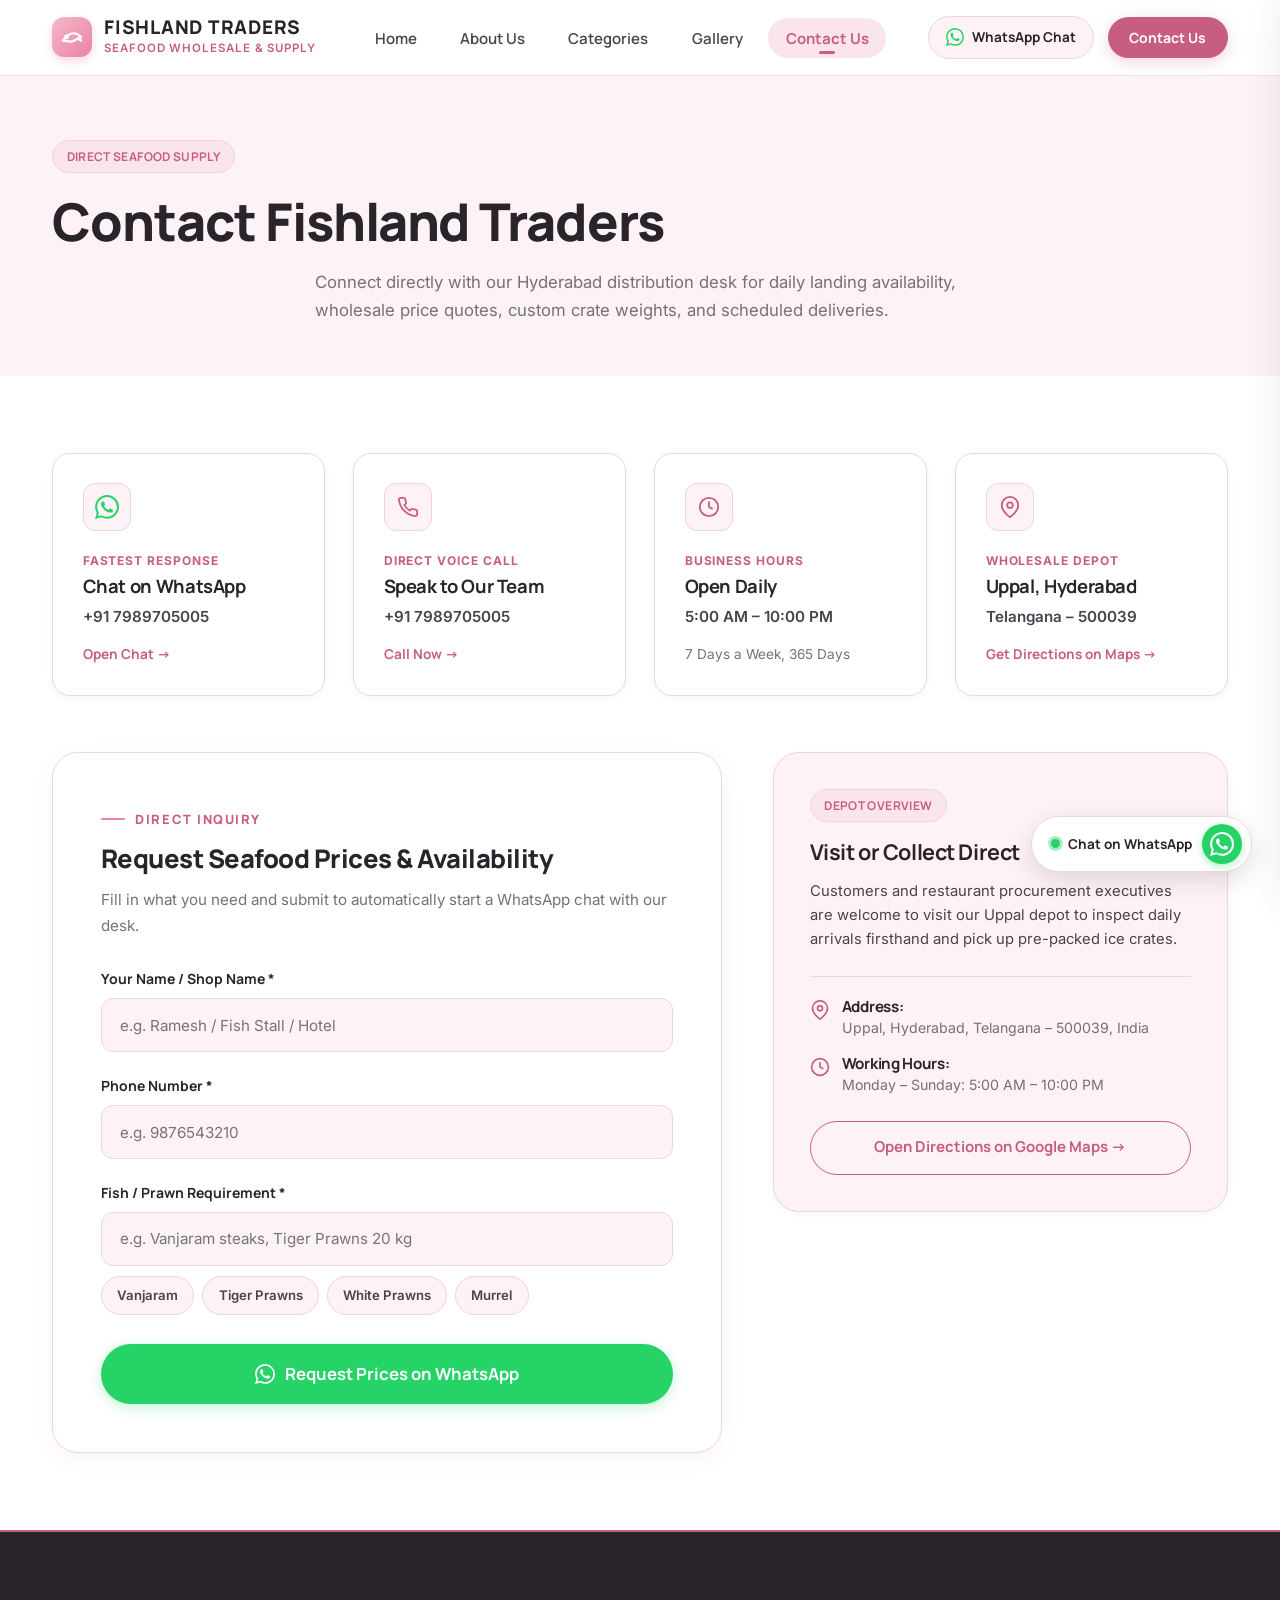
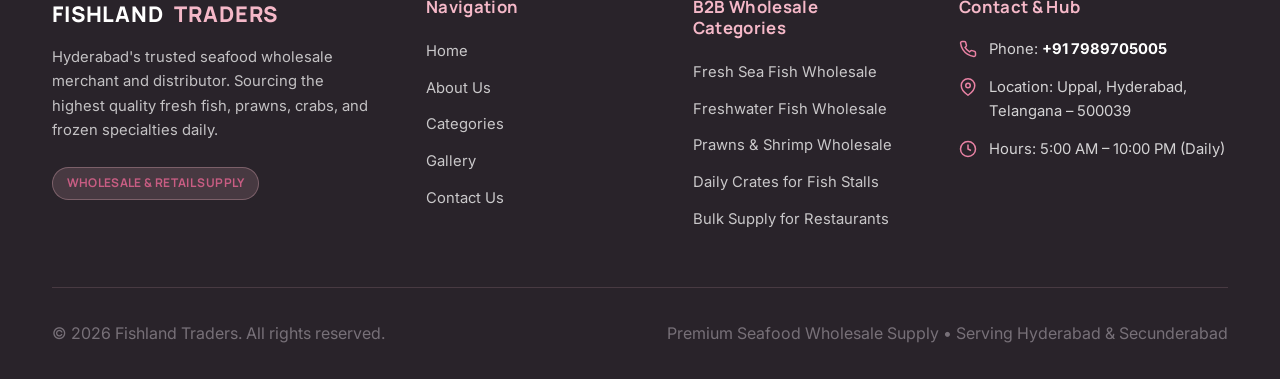
<file: contact.html>
<!DOCTYPE html>
<html lang="en">
<head>
  <meta charset="UTF-8">
  <meta name="viewport" content="width=device-width, initial-scale=1.0">
  <meta http-equiv="X-UA-Compatible" content="IE=edge">
  
  <title>Contact Us | Fishland Traders, Uppal, Hyderabad</title>
  <meta name="description" content="Contact Fishland Traders in Uppal, Hyderabad. Call +91 7989705005 or WhatsApp for daily fresh seafood availability, wholesale prices, and commercial delivery.">
  <meta name="theme-color" content="#F5B8C8">

  <!-- Google Fonts: Manrope & Inter -->
  <link rel="preconnect" href="https://fonts.googleapis.com">
  <link rel="preconnect" href="https://fonts.gstatic.com" crossorigin>
  <link href="https://fonts.googleapis.com/css2?family=Inter:wght@400;500;600;700&family=Manrope:wght@500;600;700;800&display=swap" rel="stylesheet">

  <!-- Main Art-Directed Stylesheet -->
  <link rel="stylesheet" href="css/style.css">
</head>
<body>

  <!-- ========================================================
       HEADER & NAVIGATION BAR
       ======================================================== -->
  <header class="site-header" id="header" role="banner">
    <div class="header-container">
      
      <!-- Brand Logo -->
      <a href="index.html" class="brand-logo" aria-label="Fishland Traders Home">
        <span class="logo-symbol" aria-hidden="true">
          <svg width="22" height="22" viewBox="0 0 24 24" fill="none" stroke="currentColor" stroke-width="2.3" stroke-linecap="round" stroke-linejoin="round">
            <path d="M2 16s9-15 20-4c-5 2-8 5-11 5-4 0-6-1-9-1z"/>
            <path d="M20 12l2 4-4-2"/>
            <circle cx="6" cy="12" r="1.5" fill="currentColor"/>
          </svg>
        </span>
        <div class="brand-text-wrap">
          <span class="brand-name">FISHLAND TRADERS</span>
          <span class="brand-sub">Seafood Wholesale &amp; Supply</span>
        </div>
      </a>

      <!-- Center Desktop Navigation -->
      <nav class="main-nav" role="navigation" aria-label="Main Navigation">
        <ul class="nav-list">
          <li><a href="index.html" class="nav-link">Home</a></li>
          <li><a href="about.html" class="nav-link">About Us</a></li>
          <li><a href="categories.html" class="nav-link">Categories</a></li>
          <li><a href="gallery.html" class="nav-link">Gallery</a></li>
          <li><a href="contact.html" class="nav-link active">Contact Us</a></li>
        </ul>
      </nav>

      <!-- Right Header Actions -->
      <div class="header-actions">
        <a href="https://wa.me/917989705005?text=Hello%20Fishland%20Traders%2C%20could%20you%20please%20share%20today%27s%20seafood%20availability%20and%20prices%3F" target="_blank" rel="noopener noreferrer" class="header-wa-btn" aria-label="Chat on WhatsApp">
          <svg width="18" height="18" viewBox="0 0 24 24" fill="currentColor">
            <path d="M17.472 14.382c-.297-.149-1.758-.867-2.03-.967-.273-.099-.471-.148-.67.15-.197.297-.767.966-.94 1.164-.173.199-.347.223-.644.075-.297-.15-1.255-.463-2.39-1.475-.883-.788-1.48-1.761-1.653-2.059-.173-.297-.018-.458.13-.606.134-.133.298-.347.446-.52.149-.174.198-.298.298-.497.099-.198.05-.371-.025-.52-.075-.149-.669-1.612-.916-2.207-.242-.579-.487-.5-.669-.51-.173-.008-.371-.01-.57-.01-.198 0-.52.074-.792.372-.272.297-1.04 1.016-1.04 2.479 0 1.462 1.065 2.875 1.213 3.074.149.198 2.096 3.2 5.077 4.487.709.306 1.262.489 1.694.625.712.227 1.36.195 1.871.118.571-.085 1.758-.719 2.006-1.413.248-.694.248-1.289.173-1.413-.074-.124-.272-.198-.57-.347m-5.421 7.403h-.004a9.87 9.87 0 01-5.031-1.378l-.361-.214-3.741.982.998-3.648-.235-.374a9.86 9.86 0 01-1.51-5.26c.001-5.45 4.436-9.884 9.888-9.884 2.64 0 5.122 1.03 6.988 2.898a9.825 9.825 0 012.893 6.994c-.003 5.45-4.437 9.884-9.885 9.884m8.413-18.297A11.815 11.815 0 0012.05 0C5.495 0 .16 5.335.157 11.892c0 2.096.547 4.142 1.588 5.945L.057 24l6.305-1.654a11.882 11.882 0 005.683 1.448h.005c6.554 0 11.89-5.335 11.893-11.893a11.821 11.821 0 00-3.48-8.413Z"/>
          </svg>
          <span>WhatsApp Chat</span>
        </a>

        <a href="contact.html" class="btn btn-primary header-cta-btn">
          <span>Contact Us</span>
        </a>

        <!-- Mobile Menu Toggle Button -->
        <button type="button" class="mobile-menu-toggle" id="mobile-menu-toggle" aria-label="Toggle Navigation">
          <span class="hamburger-bar"></span>
          <span class="hamburger-bar"></span>
          <span class="hamburger-bar"></span>
        </button>
      </div>
    </div>

    <!-- Mobile Navigation Drawer -->
    <div class="mobile-nav-drawer" id="mobile-nav" aria-hidden="true">
      <div class="mobile-nav-header">
        <div>
          <span style="font-family: var(--font-heading); font-size: 1.15rem; font-weight: 800; color: var(--color-deep-charcoal); display: block;">Fishland Traders</span>
          <span style="font-size: 0.72rem; color: var(--color-deep-rose); font-weight: 700; text-transform: uppercase;">Seafood Wholesale</span>
        </div>
        <button type="button" class="mobile-drawer-close" id="mobile-drawer-close" aria-label="Close menu">&times;</button>
      </div>

      <ul class="mobile-nav-list">
        <li><a href="index.html" class="mobile-nav-link"><span>Home</span> &rarr;</a></li>
        <li><a href="about.html" class="mobile-nav-link"><span>About Us</span> &rarr;</a></li>
        <li><a href="categories.html" class="mobile-nav-link"><span>Categories</span> &rarr;</a></li>
        <li><a href="gallery.html" class="mobile-nav-link"><span>Gallery</span> &rarr;</a></li>
        <li><a href="contact.html" class="mobile-nav-link active"><span>Contact Us</span> &rarr;</a></li>
      </ul>

      <div style="margin-top: auto; padding-top: 1.5rem; border-top: 1px solid var(--color-pink-border);">
        <a href="https://wa.me/917989705005?text=Hello%20Fishland%20Traders%2C%20could%20you%20please%20share%20today%27s%20seafood%20prices%3F" target="_blank" class="btn btn-whatsapp" style="width: 100%;">
          <span>Chat on WhatsApp</span>
        </a>
      </div>
    </div>
    <div class="mobile-drawer-backdrop" id="mobile-backdrop"></div>
  </header>

  <main id="main-content">
    
    <!-- ========================================================
         CONTACT HEADER SECTION
         ======================================================== -->
    <section class="section section-blush" style="padding-top: clamp(2.5rem, 5vw, 4.5rem); padding-bottom: clamp(2.5rem, 4vw, 3.5rem);">
      <div class="container text-center">
        <span class="badge-pink" style="margin-bottom: 1rem;">Direct Seafood Supply</span>
        <h1 style="margin-bottom: 0.85rem;">Contact Fishland Traders</h1>
        <p style="max-width: 650px; margin-left: auto; margin-right: auto; font-size: 1.05rem; color: var(--color-secondary-text);">
          Connect directly with our Hyderabad distribution desk for daily landing availability, wholesale price quotes, custom crate weights, and scheduled deliveries.
        </p>
      </div>
    </section>

    <!-- ========================================================
         MAIN CONTACT CHANNELS & INTERACTIVE FORM SECTION
         ======================================================== -->
    <section class="section section-white">
      <div class="container">
        
        <!-- 4 Quick Channel Cards Grid -->
        <div class="contact-cards-grid">
          
          <!-- Card 1: Direct WhatsApp -->
          <a href="https://wa.me/917989705005?text=Hello%20Fishland%20Traders%2C%20could%20you%20please%20share%20today%27s%20seafood%20availability%20and%20prices%3F" target="_blank" rel="noopener noreferrer" class="contact-feature-card is-link">
            <div class="feature-card-icon wa">
              <svg width="24" height="24" viewBox="0 0 24 24" fill="currentColor">
                <path d="M17.472 14.382c-.297-.149-1.758-.867-2.03-.967-.273-.099-.471-.148-.67.15-.197.297-.767.966-.94 1.164-.173.199-.347.223-.644.075-.297-.15-1.255-.463-2.39-1.475-.883-.788-1.48-1.761-1.653-2.059-.173-.297-.018-.458.13-.606.134-.133.298-.347.446-.52.149-.174.198-.298.298-.497.099-.198.05-.371-.025-.52-.075-.149-.669-1.612-.916-2.207-.242-.579-.487-.5-.669-.51-.173-.008-.371-.01-.57-.01-.198 0-.52.074-.792.372-.272.297-1.04 1.016-1.04 2.479 0 1.462 1.065 2.875 1.213 3.074.149.198 2.096 3.2 5.077 4.487.709.306 1.262.489 1.694.625.712.227 1.36.195 1.871.118.571-.085 1.758-.719 2.006-1.413.248-.694.248-1.289.173-1.413-.074-.124-.272-.198-.57-.347m-5.421 7.403h-.004a9.87 9.87 0 01-5.031-1.378l-.361-.214-3.741.982.998-3.648-.235-.374a9.86 9.86 0 01-1.51-5.26c.001-5.45 4.436-9.884 9.888-9.884 2.64 0 5.122 1.03 6.988 2.898a9.825 9.825 0 012.893 6.994c-.003 5.45-4.437 9.884-9.885 9.884m8.413-18.297A11.815 11.815 0 0012.05 0C5.495 0 .16 5.335.157 11.892c0 2.096.547 4.142 1.588 5.945L.057 24l6.305-1.654a11.882 11.882 0 005.683 1.448h.005c6.554 0 11.89-5.335 11.893-11.893a11.821 11.821 0 00-3.48-8.413Z"/>
              </svg>
            </div>
            <span class="feature-label">Fastest Response</span>
            <h3 class="feature-title">Chat on WhatsApp</h3>
            <p class="feature-value">+91 7989705005</p>
            <span class="feature-action-link">Open Chat &rarr;</span>
          </a>

          <!-- Card 2: Phone Call -->
          <a href="tel:+917989705005" class="contact-feature-card is-link">
            <div class="feature-card-icon phone">
              <svg width="22" height="22" viewBox="0 0 24 24" fill="none" stroke="currentColor" stroke-width="2"><path d="M22 16.92v3a2 2 0 0 1-2.18 2 19.79 19.79 0 0 1-8.63-3.07 19.5 19.5 0 0 1-6-6 19.79 19.79 0 0 1-3.07-8.67A2 2 0 0 1 4.11 2h3a2 2 0 0 1 2 1.72 12.84 12.84 0 0 0 .7 2.81 2 2 0 0 1-.45 2.11L8.09 9.91a16 16 0 0 0 6 6l1.27-1.27a2 2 0 0 1 2.11-.45 12.84 12.84 0 0 0 2.81.7A2 2 0 0 1 22 16.92z"/></svg>
            </div>
            <span class="feature-label">Direct Voice Call</span>
            <h3 class="feature-title">Speak to Our Team</h3>
            <p class="feature-value">+91 7989705005</p>
            <span class="feature-action-link">Call Now &rarr;</span>
          </a>

          <!-- Card 3: Operating Hours -->
          <div class="contact-feature-card">
            <div class="feature-card-icon hours">
              <svg width="22" height="22" viewBox="0 0 24 24" fill="none" stroke="currentColor" stroke-width="2"><circle cx="12" cy="12" r="10"/><polyline points="12 6 12 12 16 14"/></svg>
            </div>
            <span class="feature-label">Business Hours</span>
            <h3 class="feature-title">Open Daily</h3>
            <p class="feature-value">5:00 AM – 10:00 PM</p>
            <span style="font-size: 0.85rem; color: var(--color-secondary-text);">7 Days a Week, 365 Days</span>
          </div>

          <!-- Card 4: Location Map -->
          <a href="https://maps.app.goo.gl/V5TMAy3QYu2nigJv5" target="_blank" rel="noopener noreferrer" class="contact-feature-card is-link" aria-label="Get directions to Fishland Traders on Google Maps">
            <div class="feature-card-icon location">
              <svg width="22" height="22" viewBox="0 0 24 24" fill="none" stroke="currentColor" stroke-width="2"><path d="M21 10c0 7-9 13-9 13s-9-6-9-13a9 9 0 0 1 18 0z"/><circle cx="12" cy="10" r="3"/></svg>
            </div>
            <span class="feature-label">Wholesale Depot</span>
            <h3 class="feature-title">Uppal, Hyderabad</h3>
            <p class="feature-value">Telangana – 500039</p>
            <span class="feature-action-link">Get Directions on Maps &rarr;</span>
          </a>
        </div>

        <!-- Split Grid: Interactive Quote Form on Left, Location & Hub Details on Right -->
        <div style="display: grid; grid-template-columns: 1.25fr 0.85fr; gap: clamp(2rem, 4vw, 3.5rem); align-items: start;">
          
          <!-- Interactive WhatsApp Quote Form -->
          <div class="contact-form-wrap">
            <div class="section-kicker">
              <span class="kicker-line"></span>
              <span>DIRECT INQUIRY</span>
            </div>
            <h2 style="font-size: 1.6rem; color: var(--color-deep-charcoal); margin-bottom: 0.75rem;">Request Seafood Prices &amp; Availability</h2>
            <p style="font-size: 0.95rem; color: var(--color-secondary-text); margin-bottom: 1.75rem;">
              Fill in what you need and submit to automatically start a WhatsApp chat with our desk.
            </p>

            <form id="wholesale-quote-form">
              <div class="form-group">
                <label for="form-name" class="form-label">Your Name / Shop Name *</label>
                <input type="text" id="form-name" class="form-control" placeholder="e.g. Ramesh / Fish Stall / Hotel" required>
              </div>

              <div class="form-group">
                <label for="form-phone" class="form-label">Phone Number *</label>
                <input type="tel" id="form-phone" class="form-control" placeholder="e.g. 9876543210" required>
              </div>

              <div class="form-group">
                <label for="form-items" class="form-label">Fish / Prawn Requirement *</label>
                <input type="text" id="form-items" class="form-control" placeholder="e.g. Vanjaram steaks, Tiger Prawns 20 kg" required>
                <div class="quick-topic-pills" style="margin-top: 0.65rem;">
                  <span class="quick-topic-pill js-quick-pill" data-topic="Vanjaram / Seer Fish">Vanjaram</span>
                  <span class="quick-topic-pill js-quick-pill" data-topic="Tiger Prawns">Tiger Prawns</span>
                  <span class="quick-topic-pill js-quick-pill" data-topic="White Prawns">White Prawns</span>
                  <span class="quick-topic-pill js-quick-pill" data-topic="Murrel (Korrameenu)">Murrel</span>
                </div>
              </div>

              <button type="submit" class="btn btn-whatsapp" style="width: 100%; padding: 1rem; font-size: 1.05rem; margin-top: 0.5rem;">
                <svg width="20" height="20" viewBox="0 0 24 24" fill="currentColor"><path d="M17.472 14.382c-.297-.149-1.758-.867-2.03-.967-.273-.099-.471-.148-.67.15-.197.297-.767.966-.94 1.164-.173.199-.347.223-.644.075-.297-.15-1.255-.463-2.39-1.475-.883-.788-1.48-1.761-1.653-2.059-.173-.297-.018-.458.13-.606.134-.133.298-.347.446-.52.149-.174.198-.298.298-.497.099-.198.05-.371-.025-.52-.075-.149-.669-1.612-.916-2.207-.242-.579-.487-.5-.669-.51-.173-.008-.371-.01-.57-.01-.198 0-.52.074-.792.372-.272.297-1.04 1.016-1.04 2.479 0 1.462 1.065 2.875 1.213 3.074.149.198 2.096 3.2 5.077 4.487.709.306 1.262.489 1.694.625.712.227 1.36.195 1.871.118.571-.085 1.758-.719 2.006-1.413.248-.694.248-1.289.173-1.413-.074-.124-.272-.198-.57-.347m-5.421 7.403h-.004a9.87 9.87 0 01-5.031-1.378l-.361-.214-3.741.982.998-3.648-.235-.374a9.86 9.86 0 01-1.51-5.26c.001-5.45 4.436-9.884 9.888-9.884 2.64 0 5.122 1.03 6.988 2.898a9.825 9.825 0 012.893 6.994c-.003 5.45-4.437 9.884-9.885 9.884m8.413-18.297A11.815 11.815 0 0012.05 0C5.495 0 .16 5.335.157 11.892c0 2.096.547 4.142 1.588 5.945L.057 24l6.305-1.654a11.882 11.882 0 005.683 1.448h.005c6.554 0 11.89-5.335 11.893-11.893a11.821 11.821 0 00-3.48-8.413Z"/></svg>
                <span>Request Prices on WhatsApp</span>
              </button>
            </form>
          </div>

          <!-- Location Information & Depot Info -->
          <div>
            <div style="background-color: var(--color-blush-bg); border-radius: var(--radius-xl); padding: clamp(1.5rem, 3vw, 2.25rem); border: 1px solid var(--color-pink-border); box-shadow: var(--shadow-subtle); margin-bottom: 2rem;">
              <span class="badge-pink" style="margin-bottom: 1rem;">Depot Overview</span>
              <h3 style="font-size: 1.35rem; color: var(--color-deep-charcoal); margin-bottom: 0.85rem;">Visit or Collect Direct</h3>
              <p style="font-size: 0.925rem; color: var(--color-charcoal-body); line-height: 1.65; margin-bottom: 1.5rem;">
                Customers and restaurant procurement executives are welcome to visit our Uppal depot to inspect daily arrivals firsthand and pick up pre-packed ice crates.
              </p>

              <div style="border-top: 1px solid var(--color-pink-border); padding-top: 1.25rem; display: flex; flex-direction: column; gap: 0.85rem;">
                <div style="display: flex; align-items: flex-start; gap: 0.75rem;">
                  <svg width="20" height="20" viewBox="0 0 24 24" fill="none" stroke="var(--color-deep-rose)" stroke-width="2" style="flex-shrink: 0; margin-top: 3px;"><path d="M21 10c0 7-9 13-9 13s-9-6-9-13a9 9 0 0 1 18 0z"/><circle cx="12" cy="10" r="3"/></svg>
                  <div>
                    <h5 style="font-size: 0.95rem; color: var(--color-deep-charcoal); margin: 0;">Address:</h5>
                    <p style="font-size: 0.885rem; color: var(--color-secondary-text); margin: 0;">Uppal, Hyderabad, Telangana – 500039, India</p>
                  </div>
                </div>

                <div style="display: flex; align-items: flex-start; gap: 0.75rem;">
                  <svg width="20" height="20" viewBox="0 0 24 24" fill="none" stroke="var(--color-deep-rose)" stroke-width="2" style="flex-shrink: 0; margin-top: 3px;"><circle cx="12" cy="12" r="10"/><polyline points="12 6 12 12 16 14"/></svg>
                  <div>
                    <h5 style="font-size: 0.95rem; color: var(--color-deep-charcoal); margin: 0;">Working Hours:</h5>
                    <p style="font-size: 0.885rem; color: var(--color-secondary-text); margin: 0;">Monday – Sunday: 5:00 AM – 10:00 PM</p>
                  </div>
                </div>
              </div>

              <div style="margin-top: 1.5rem;">
                <a href="https://maps.app.goo.gl/V5TMAy3QYu2nigJv5" target="_blank" rel="noopener noreferrer" class="btn btn-outline" style="width: 100%; text-align: center;">
                  <span>Open Directions on Google Maps &rarr;</span>
                </a>
              </div>
            </div>
          </div>

        </div>
      </div>
    </section>
  </main>

  <!-- ========================================================
       FOOTER (DEEP CHARCOAL WITH PINK ACCENTS)
       ======================================================== -->
  <footer class="site-footer" role="contentinfo">
    <div class="container">
      <div class="footer-grid">
        <!-- Col 1: Brand & Overview -->
        <div>
          <div class="footer-brand-title">
            FISHLAND <span class="accent">TRADERS</span>
          </div>
          <p class="footer-desc">
            Hyderabad's trusted seafood wholesale merchant and distributor. Sourcing the highest quality fresh fish, prawns, crabs, and frozen specialties daily.
          </p>
          <span class="badge-pink" style="background: rgba(245, 184, 200, 0.15); border-color: rgba(245, 184, 200, 0.3);">
            Wholesale &amp; Retail Supply
          </span>
        </div>

        <!-- Col 2: Quick Links -->
        <div>
          <h4 class="footer-col-title">Navigation</h4>
          <ul class="footer-nav-links">
            <li><a href="index.html" class="footer-link-item">Home</a></li>
            <li><a href="about.html" class="footer-link-item">About Us</a></li>
            <li><a href="categories.html" class="footer-link-item">Categories</a></li>
            <li><a href="gallery.html" class="footer-link-item">Gallery</a></li>
            <li><a href="contact.html" class="footer-link-item">Contact Us</a></li>
          </ul>
        </div>

        <!-- Col 3: Seafood Categories -->
        <div>
          <h4 class="footer-col-title">B2B Wholesale Categories</h4>
          <ul class="footer-nav-links">
            <li><a href="categories.html#cat-sea-fish" class="footer-link-item">Fresh Sea Fish Wholesale</a></li>
            <li><a href="categories.html#cat-freshwater-fish" class="footer-link-item">Freshwater Fish Wholesale</a></li>
            <li><a href="categories.html#cat-prawns-shrimp" class="footer-link-item">Prawns &amp; Shrimp Wholesale</a></li>
            <li><a href="categories.html" class="footer-link-item">Daily Crates for Fish Stalls</a></li>
            <li><a href="categories.html" class="footer-link-item">Bulk Supply for Restaurants</a></li>
          </ul>
        </div>

        <!-- Col 4: Contact Info -->
        <div>
          <h4 class="footer-col-title">Contact &amp; Hub</h4>
          <div class="footer-contact-items">
            <div class="footer-contact-row">
              <svg width="18" height="18" viewBox="0 0 24 24" fill="none" stroke="currentColor" stroke-width="2"><path d="M22 16.92v3a2 2 0 0 1-2.18 2 19.79 19.79 0 0 1-8.63-3.07 19.5 19.5 0 0 1-6-6 19.79 19.79 0 0 1-3.07-8.67A2 2 0 0 1 4.11 2h3a2 2 0 0 1 2 1.72 12.84 12.84 0 0 0 .7 2.81 2 2 0 0 1-.45 2.11L8.09 9.91a16 16 0 0 0 6 6l1.27-1.27a2 2 0 0 1 2.11-.45 12.84 12.84 0 0 0 2.81.7A2 2 0 0 1 22 16.92z"/></svg>
              <span>Phone: <a href="tel:+917989705005" style="color: #fff; font-weight: 700;">+91 7989705005</a></span>
            </div>
            <div class="footer-contact-row">
              <svg width="18" height="18" viewBox="0 0 24 24" fill="none" stroke="currentColor" stroke-width="2"><path d="M21 10c0 7-9 13-9 13s-9-6-9-13a9 9 0 0 1 18 0z"/><circle cx="12" cy="10" r="3"/></svg>
              <span>Location: Uppal, Hyderabad, Telangana – 500039</span>
            </div>
            <div class="footer-contact-row">
              <svg width="18" height="18" viewBox="0 0 24 24" fill="none" stroke="currentColor" stroke-width="2"><circle cx="12" cy="12" r="10"/><polyline points="12 6 12 12 16 14"/></svg>
              <span>Hours: 5:00 AM – 10:00 PM (Daily)</span>
            </div>
          </div>
        </div>
      </div>

      <div class="footer-bottom-bar">
        <p>&copy; <span class="js-current-year">2026</span> Fishland Traders. All rights reserved.</p>
        <p>Premium Seafood Wholesale Supply • Serving Hyderabad &amp; Secunderabad</p>
      </div>
    </div>
  </footer>

  <!-- Floating WhatsApp Live Pill Widget -->
  <a href="https://wa.me/917989705005?text=Hello%20Fishland%20Traders%2C%20could%20you%20please%20share%20today%27s%20seafood%20availability%20and%20prices%3F" class="floating-wa-widget" target="_blank" rel="noopener noreferrer" aria-label="Chat directly on WhatsApp with Fishland Traders">
    <span class="floating-wa-pill">
      <span class="wa-pulse-dot"></span>
      <span class="wa-pill-text">Chat on WhatsApp</span>
    </span>
    <span class="floating-wa-icon" aria-hidden="true">
      <svg viewBox="0 0 24 24" width="24" height="24" fill="currentColor">
        <path d="M17.472 14.382c-.297-.149-1.758-.867-2.03-.967-.273-.099-.471-.148-.67.15-.197.297-.767.966-.94 1.164-.173.199-.347.223-.644.075-.297-.15-1.255-.463-2.39-1.475-.883-.788-1.48-1.761-1.653-2.059-.173-.297-.018-.458.13-.606.134-.133.298-.347.446-.52.149-.174.198-.298.298-.497.099-.198.05-.371-.025-.52-.075-.149-.669-1.612-.916-2.207-.242-.579-.487-.5-.669-.51-.173-.008-.371-.01-.57-.01-.198 0-.52.074-.792.372-.272.297-1.04 1.016-1.04 2.479 0 1.462 1.065 2.875 1.213 3.074.149.198 2.096 3.2 5.077 4.487.709.306 1.262.489 1.694.625.712.227 1.36.195 1.871.118.571-.085 1.758-.719 2.006-1.413.248-.694.248-1.289.173-1.413-.074-.124-.272-.198-.57-.347m-5.421 7.403h-.004a9.87 9.87 0 01-5.031-1.378l-.361-.214-3.741.982.998-3.648-.235-.374a9.86 9.86 0 01-1.51-5.26c.001-5.45 4.436-9.884 9.888-9.884 2.64 0 5.122 1.03 6.988 2.898a9.825 9.825 0 012.893 6.994c-.003 5.45-4.437 9.884-9.885 9.884m8.413-18.297A11.815 11.815 0 0012.05 0C5.495 0 .16 5.335.157 11.892c0 2.096.547 4.142 1.588 5.945L.057 24l6.305-1.654a11.882 11.882 0 005.683 1.448h.005c6.554 0 11.89-5.335 11.893-11.893a11.821 11.821 0 00-3.48-8.413Z"/>
      </svg>
    </span>
  </a>

  <!-- Vanilla JavaScript -->
  <script src="js/script.js"></script>
</body>
</html>
</file>
<file: css/style.css>
/* ==========================================================================
   FISHLAND TRADERS - ART-DIRECTED PINK & WHITE STYLESHEET
   Premium Seafood Wholesale & Retail Visual Identity
   Inspired by contemporary high-end editorial & minimal eCommerce aesthetics
   ========================================================================== */

/* --------------------------------------------------------------------------
   1. DESIGN TOKENS & SYSTEM VARIABLES
   -------------------------------------------------------------------------- */
:root {
  /* Core Pink & White Brand Palette */
  --color-primary-soft-pink: #F5B8C8;
  --color-rose-pink:         #E982A4;
  --color-deep-rose:         #C85D83;
  --color-deep-rose-hover:   #B24B6E;
  --color-pure-white:        #FFFFFF;
  --color-blush-bg:          #FDF2F5;
  --color-pink-surface:      #F9E5EB;
  --color-pink-surface-alt:  #F7DCE4;
  --color-pink-border:       #F1D4DE;
  --color-pink-border-subtle:#F7E3EA;
  --color-deep-charcoal:     #29232A;
  --color-charcoal-body:     #4A424C;
  --color-secondary-text:    #777078;
  --color-secondary-light:   #A098A2;

  /* Accent & Utility Colors */
  --color-whatsapp:          #25D366;
  --color-whatsapp-hover:    #1EBE5D;
  --color-gold-accent:       #D97706;

  /* Typography Stacks */
  --font-heading: 'Manrope', -apple-system, BlinkMacSystemFont, 'Segoe UI', Roboto, sans-serif;
  --font-body:    'Inter', -apple-system, BlinkMacSystemFont, 'Segoe UI', Roboto, sans-serif;

  /* Layout & Sizing */
  --container-max-width: 1240px;
  --header-height: 76px;

  /* Border Radii */
  --radius-xs: 4px;
  --radius-sm: 8px;
  --radius-md: 12px;
  --radius-lg: 18px;
  --radius-xl: 26px;
  --radius-full: 9999px;

  /* Soft Ambient Shadows (with subtle pink & charcoal tones) */
  --shadow-subtle: 0 2px 8px rgba(41, 35, 42, 0.04);
  --shadow-card:   0 6px 20px rgba(200, 93, 131, 0.07);
  --shadow-hover:  0 14px 34px rgba(200, 93, 131, 0.14);
  --shadow-modal:  0 28px 60px rgba(41, 35, 42, 0.28);
  --shadow-pill:   0 4px 14px rgba(200, 93, 131, 0.18);

  /* Transitions */
  --transition-fast:   0.18s cubic-bezier(0.16, 1, 0.3, 1);
  --transition-normal: 0.3s cubic-bezier(0.16, 1, 0.3, 1);
  --transition-smooth: 0.5s cubic-bezier(0.16, 1, 0.3, 1);
}

/* --------------------------------------------------------------------------
   2. RESET & GLOBAL RESILIENCE
   -------------------------------------------------------------------------- */
*, *::before, *::after {
  box-sizing: border-box;
  margin: 0;
  padding: 0;
}

html {
  font-size: 16px;
  scroll-behavior: smooth;
  scroll-padding-top: calc(var(--header-height) + 24px);
  -webkit-text-size-adjust: 100%;
  overflow-x: hidden;
}

body {
  font-family: var(--font-body);
  color: var(--color-charcoal-body);
  background-color: var(--color-pure-white);
  line-height: 1.65;
  -webkit-font-smoothing: antialiased;
  -moz-osx-font-smoothing: grayscale;
  overflow-x: hidden;
  position: relative;
}

img, picture, svg, video {
  display: block;
  max-width: 100%;
  height: auto;
}

a {
  color: inherit;
  text-decoration: none;
  transition: color var(--transition-fast);
}

button, input, select, textarea {
  font: inherit;
  color: inherit;
}

button {
  cursor: pointer;
  border: none;
  background: none;
}

ul, ol {
  list-style: none;
}

/* --------------------------------------------------------------------------
   3. TYPOGRAPHY & ESSENTIAL UTILITIES
   -------------------------------------------------------------------------- */
h1, h2, h3, h4, h5, h6 {
  font-family: var(--font-heading);
  color: var(--color-deep-charcoal);
  font-weight: 700;
  line-height: 1.25;
  letter-spacing: -0.02em;
}

h1 { font-size: clamp(2rem, 4.5vw, 3.25rem); font-weight: 800; }
h2 { font-size: clamp(1.75rem, 3.5vw, 2.5rem); font-weight: 800; }
h3 { font-size: clamp(1.35rem, 2.5vw, 1.85rem); font-weight: 700; }
h4 { font-size: clamp(1.1rem, 1.8vw, 1.35rem); font-weight: 700; }

p {
  color: var(--color-secondary-text);
  font-size: 1rem;
  line-height: 1.7;
}

.container {
  width: 100%;
  max-width: var(--container-max-width);
  margin-left: auto;
  margin-right: auto;
  padding-left: clamp(1rem, 4vw, 2rem);
  padding-right: clamp(1rem, 4vw, 2rem);
}

.section {
  padding-top: clamp(3.5rem, 6vw, 6rem);
  padding-bottom: clamp(3.5rem, 6vw, 6rem);
  position: relative;
}

.section-blush {
  background-color: var(--color-blush-bg);
}

.section-white {
  background-color: var(--color-pure-white);
}

.section-header {
  margin-bottom: clamp(2rem, 4vw, 3.5rem);
}

.section-header.text-center {
  text-align: center;
  max-width: 720px;
  margin-left: auto;
  margin-right: auto;
}

.section-kicker {
  display: inline-flex;
  align-items: center;
  gap: 0.65rem;
  font-family: var(--font-heading);
  font-size: 0.8rem;
  font-weight: 800;
  color: var(--color-deep-rose);
  text-transform: uppercase;
  letter-spacing: 0.12em;
  margin-bottom: 0.85rem;
}

.section-kicker .kicker-line {
  display: inline-block;
  width: 24px;
  height: 2px;
  background-color: var(--color-rose-pink);
  border-radius: var(--radius-full);
}

.section-title {
  margin-bottom: 0.85rem;
  color: var(--color-deep-charcoal);
}

.section-subtitle {
  font-size: clamp(1rem, 1.3vw, 1.125rem);
  color: var(--color-secondary-text);
  max-width: 650px;
  margin-left: auto;
  margin-right: auto;
  line-height: 1.65;
}

/* --------------------------------------------------------------------------
   4. BUTTONS & INTERACTIVE ELEMENTS
   -------------------------------------------------------------------------- */
.btn {
  display: inline-flex;
  align-items: center;
  justify-content: center;
  gap: 0.6rem;
  padding: 0.85rem 1.85rem;
  font-family: var(--font-heading);
  font-size: 0.9375rem;
  font-weight: 700;
  border-radius: var(--radius-full);
  transition: all var(--transition-normal);
  text-align: center;
  white-space: nowrap;
  box-shadow: none;
}

.btn-primary {
  background-color: var(--color-deep-rose);
  color: var(--color-pure-white);
  box-shadow: 0 4px 16px rgba(200, 93, 131, 0.25);
}

.btn-primary:hover, .btn-primary:focus-visible {
  background-color: var(--color-deep-rose-hover);
  color: var(--color-pure-white);
  transform: translateY(-2px);
  box-shadow: 0 8px 24px rgba(200, 93, 131, 0.35);
}

.btn-secondary {
  background-color: var(--color-pink-surface);
  color: var(--color-deep-rose);
  border: 1px solid var(--color-pink-border);
}

.btn-secondary:hover, .btn-secondary:focus-visible {
  background-color: var(--color-primary-soft-pink);
  color: var(--color-deep-charcoal);
  border-color: var(--color-rose-pink);
  transform: translateY(-2px);
}

.btn-outline {
  background-color: transparent;
  color: var(--color-deep-rose);
  border: 1.5px solid var(--color-deep-rose);
}

.btn-outline:hover, .btn-outline:focus-visible {
  background-color: var(--color-deep-rose);
  color: var(--color-pure-white);
  transform: translateY(-2px);
}

.btn-whatsapp {
  background-color: var(--color-whatsapp);
  color: var(--color-pure-white);
  box-shadow: 0 4px 14px rgba(37, 211, 102, 0.25);
}

.btn-whatsapp:hover, .btn-whatsapp:focus-visible {
  background-color: var(--color-whatsapp-hover);
  color: var(--color-pure-white);
  transform: translateY(-2px);
  box-shadow: 0 8px 22px rgba(37, 211, 102, 0.35);
}

.badge-pink {
  display: inline-flex;
  align-items: center;
  gap: 0.35rem;
  padding: 0.35rem 0.85rem;
  background-color: var(--color-pink-surface);
  color: var(--color-deep-rose);
  border: 1px solid var(--color-pink-border);
  font-family: var(--font-heading);
  font-size: 0.75rem;
  font-weight: 700;
  border-radius: var(--radius-full);
  letter-spacing: 0.03em;
  text-transform: uppercase;
}

/* --------------------------------------------------------------------------
   5. HEADER & NAVIGATION BAR
   -------------------------------------------------------------------------- */
.site-header {
  position: sticky;
  top: 0;
  left: 0;
  width: 100%;
  height: var(--header-height);
  background-color: rgba(255, 255, 255, 0.96);
  backdrop-filter: blur(12px);
  -webkit-backdrop-filter: blur(12px);
  z-index: 1000;
  border-bottom: 1px solid var(--color-pink-border-subtle);
  transition: all var(--transition-normal);
}

.site-header.scrolled {
  background-color: rgba(255, 255, 255, 0.98);
  box-shadow: 0 4px 20px rgba(200, 93, 131, 0.08);
  border-bottom-color: var(--color-pink-border);
}

.header-container {
  display: flex;
  align-items: center;
  justify-content: space-between;
  height: 100%;
  max-width: var(--container-max-width);
  margin-left: auto;
  margin-right: auto;
  padding-left: clamp(1rem, 4vw, 2rem);
  padding-right: clamp(1rem, 4vw, 2rem);
}

/* Brand Logo */
.brand-logo {
  display: flex;
  align-items: center;
  gap: 0.75rem;
  text-decoration: none;
  color: var(--color-deep-charcoal);
  flex-shrink: 0;
}

.logo-symbol {
  width: 40px;
  height: 40px;
  border-radius: var(--radius-md);
  background: linear-gradient(135deg, var(--color-primary-soft-pink) 0%, var(--color-rose-pink) 100%);
  display: flex;
  align-items: center;
  justify-content: center;
  color: var(--color-pure-white);
  box-shadow: 0 4px 10px rgba(233, 130, 164, 0.3);
  transition: transform var(--transition-normal);
}

.brand-logo:hover .logo-symbol {
  transform: scale(1.06) rotate(-3deg);
}

.brand-text-wrap {
  display: flex;
  flex-direction: column;
}

.brand-name {
  font-family: var(--font-heading);
  font-size: 1.18rem;
  font-weight: 800;
  letter-spacing: 0.04em;
  color: var(--color-deep-charcoal);
  line-height: 1.15;
}

.brand-sub {
  font-size: 0.72rem;
  font-weight: 600;
  color: var(--color-deep-rose);
  letter-spacing: 0.08em;
  text-transform: uppercase;
}

/* Desktop Navigation */
.main-nav {
  display: flex;
  align-items: center;
}

.nav-list {
  display: flex;
  align-items: center;
  gap: 0.5rem;
}

.nav-link {
  position: relative;
  font-family: var(--font-heading);
  font-size: 0.9375rem;
  font-weight: 600;
  color: var(--color-charcoal-body);
  padding: 0.6rem 1.1rem;
  border-radius: var(--radius-full);
  transition: all var(--transition-fast);
}

.nav-link:hover {
  color: var(--color-deep-rose);
  background-color: var(--color-blush-bg);
}

.nav-link.active {
  color: var(--color-deep-rose);
  background-color: var(--color-pink-surface);
  font-weight: 700;
}

.nav-link.active::after {
  content: '';
  position: absolute;
  bottom: 4px;
  left: 50%;
  transform: translateX(-50%);
  width: 16px;
  height: 2.5px;
  background-color: var(--color-deep-rose);
  border-radius: var(--radius-full);
}

/* Header Action Buttons */
.header-actions {
  display: flex;
  align-items: center;
  gap: 0.85rem;
}

.header-wa-btn {
  display: inline-flex;
  align-items: center;
  gap: 0.45rem;
  padding: 0.55rem 1.1rem;
  background-color: var(--color-blush-bg);
  color: var(--color-deep-charcoal);
  border: 1px solid var(--color-pink-border);
  border-radius: var(--radius-full);
  font-family: var(--font-heading);
  font-size: 0.85rem;
  font-weight: 700;
  transition: all var(--transition-fast);
}

.header-wa-btn svg {
  color: var(--color-whatsapp);
}

.header-wa-btn:hover {
  background-color: var(--color-pink-surface);
  border-color: var(--color-rose-pink);
  color: var(--color-deep-rose);
  transform: translateY(-1px);
}

.header-cta-btn {
  padding: 0.55rem 1.35rem;
  font-size: 0.875rem;
}

/* Mobile Toggle Hamburger */
.mobile-menu-toggle {
  display: none;
  flex-direction: column;
  justify-content: center;
  align-items: center;
  width: 42px;
  height: 42px;
  background-color: var(--color-blush-bg);
  border: 1px solid var(--color-pink-border);
  border-radius: var(--radius-md);
  padding: 8px;
  gap: 5px;
  transition: all var(--transition-fast);
}

.mobile-menu-toggle:hover {
  background-color: var(--color-pink-surface);
}

.hamburger-bar {
  display: block;
  width: 22px;
  height: 2px;
  background-color: var(--color-deep-charcoal);
  border-radius: 2px;
  transition: transform var(--transition-normal), opacity var(--transition-fast), background-color var(--transition-fast);
}

.mobile-menu-toggle.active .hamburger-bar:nth-child(1) {
  transform: translateY(7px) rotate(45deg);
  background-color: var(--color-deep-rose);
}

.mobile-menu-toggle.active .hamburger-bar:nth-child(2) {
  opacity: 0;
}

.mobile-menu-toggle.active .hamburger-bar:nth-child(3) {
  transform: translateY(-7px) rotate(-45deg);
  background-color: var(--color-deep-rose);
}

/* Mobile Nav Drawer */
.mobile-nav-drawer {
  position: fixed;
  top: 0;
  right: -320px;
  width: 300px;
  height: 100vh;
  height: 100dvh;
  background-color: var(--color-pure-white);
  border-left: 1px solid var(--color-pink-border);
  box-shadow: -10px 0 40px rgba(41, 35, 42, 0.15);
  padding: 1.75rem 1.5rem;
  display: flex;
  flex-direction: column;
  z-index: 1001;
  transition: right var(--transition-smooth);
  overflow-y: auto;
}

.mobile-nav-drawer.open {
  right: 0;
}

.mobile-nav-header {
  display: flex;
  align-items: center;
  justify-content: space-between;
  margin-bottom: 2rem;
  padding-bottom: 1rem;
  border-bottom: 1px solid var(--color-pink-border-subtle);
}

.mobile-drawer-close {
  width: 36px;
  height: 36px;
  border-radius: 50%;
  background: var(--color-blush-bg);
  border: 1px solid var(--color-pink-border);
  display: flex;
  align-items: center;
  justify-content: center;
  color: var(--color-deep-charcoal);
  font-size: 1.25rem;
}

.mobile-nav-list {
  display: flex;
  flex-direction: column;
  gap: 0.5rem;
  margin-bottom: auto;
}

.mobile-nav-link {
  display: flex;
  align-items: center;
  justify-content: space-between;
  padding: 0.85rem 1.25rem;
  font-family: var(--font-heading);
  font-size: 1.05rem;
  font-weight: 700;
  color: var(--color-deep-charcoal);
  border-radius: var(--radius-md);
  transition: all var(--transition-fast);
}

.mobile-nav-link:hover, .mobile-nav-link.active {
  background-color: var(--color-blush-bg);
  color: var(--color-deep-rose);
}

.mobile-drawer-backdrop {
  position: fixed;
  inset: 0;
  background-color: rgba(41, 35, 42, 0.4);
  backdrop-filter: blur(4px);
  -webkit-backdrop-filter: blur(4px);
  z-index: 1000;
  opacity: 0;
  visibility: hidden;
  transition: all var(--transition-normal);
}

.mobile-drawer-backdrop.open {
  opacity: 1;
  visibility: visible;
}

/* --------------------------------------------------------------------------
   6. CREATIVE HERO BANNER CAROUSEL
   (IMAGE-ONLY ARTWORK, CLEAN PINK & WHITE SURROUNDINGS, ZERO OVERLAYS)
   Precision aligned for all devices without text clipping or button obstruction
   -------------------------------------------------------------------------- */
.hero-banner-section {
  background: linear-gradient(180deg, var(--color-blush-bg) 0%, var(--color-pure-white) 100%);
  padding-top: clamp(1rem, 2.5vw, 2rem);
  padding-bottom: clamp(1.75rem, 3vw, 2.75rem);
  position: relative;
  overflow: hidden;
}

.hero-banner-outer-frame {
  position: relative;
  max-width: 1240px;
  margin-left: auto;
  margin-right: auto;
  border-radius: clamp(14px, 2vw, 24px);
  padding: clamp(5px, 1vw, 10px);
  background: linear-gradient(135deg, rgba(245, 184, 200, 0.45) 0%, rgba(255, 255, 255, 0.95) 50%, rgba(233, 130, 164, 0.4) 100%);
  box-shadow: 0 16px 42px rgba(200, 93, 131, 0.12);
  border: 1px solid var(--color-pink-border);
}

.hero-slider-wrap {
  position: relative;
  width: 100%;
  aspect-ratio: 16 / 9;
  border-radius: clamp(10px, 1.6vw, 18px);
  overflow: hidden;
  background-color: #FDF2F5;
  box-shadow: 0 4px 16px rgba(41, 35, 42, 0.06);
}

.hero-slides-deck {
  position: relative;
  width: 100%;
  height: 100%;
}

.hero-slide {
  position: absolute;
  inset: 0;
  width: 100%;
  height: 100%;
  opacity: 0;
  visibility: hidden;
  transition: opacity 0.6s ease-in-out, transform 0.6s cubic-bezier(0.16, 1, 0.3, 1);
  transform: scale(1.008);
  display: flex;
  align-items: center;
  justify-content: center;
  background-color: #FDF2F5;
}

.hero-slide.active {
  opacity: 1;
  visibility: visible;
  transform: scale(1);
  z-index: 2;
}

.hero-slide-bg {
  width: 100%;
  height: 100%;
  object-fit: contain;
  object-position: center;
  display: block;
}

/* Slider Navigation Arrows - Sleek hover reveal on desktop, zero obstruction of artwork */
.carousel-nav-btn {
  position: absolute;
  top: 50%;
  transform: translateY(-50%);
  width: 44px;
  height: 44px;
  border-radius: 50%;
  background-color: rgba(255, 255, 255, 0.92);
  color: var(--color-deep-rose);
  display: flex;
  align-items: center;
  justify-content: center;
  z-index: 10;
  box-shadow: 0 4px 18px rgba(200, 93, 131, 0.22);
  border: 1.5px solid var(--color-pink-border);
  transition: opacity 0.3s cubic-bezier(0.16, 1, 0.3, 1), transform 0.2s ease, background-color 0.2s ease;
  backdrop-filter: blur(8px);
  opacity: 0;
  pointer-events: none;
}

/* Reveal arrows smoothly when user hovers over banner area */
.hero-banner-outer-frame:hover .carousel-nav-btn,
.hero-slider-wrap:hover .carousel-nav-btn {
  opacity: 0.92;
  pointer-events: auto;
}

.carousel-nav-btn:hover {
  background-color: var(--color-deep-rose);
  color: var(--color-pure-white);
  border-color: var(--color-deep-rose);
  transform: translateY(-50%) scale(1.08);
  box-shadow: 0 6px 22px rgba(200, 93, 131, 0.38);
}

.carousel-nav-prev {
  left: 16px;
}

.carousel-nav-next {
  right: 16px;
}

/* Compact Glassmorphism Indicators Bar */
.carousel-indicators-bar {
  position: absolute;
  bottom: 12px;
  left: 50%;
  transform: translateX(-50%);
  display: flex;
  align-items: center;
  gap: 8px;
  z-index: 10;
  padding: 5px 12px;
  background-color: rgba(255, 255, 255, 0.88);
  backdrop-filter: blur(8px);
  border-radius: var(--radius-full);
  border: 1px solid rgba(245, 184, 200, 0.7);
  box-shadow: 0 3px 12px rgba(41, 35, 42, 0.08);
}

.carousel-indicator-dot {
  width: 8px;
  height: 8px;
  border-radius: var(--radius-full);
  background-color: var(--color-rose-pink);
  opacity: 0.45;
  cursor: pointer;
  transition: all var(--transition-normal);
}

.carousel-indicator-dot.active {
  width: 22px;
  background-color: var(--color-deep-rose);
  opacity: 1;
}

@media (max-width: 767px) {
  .hero-banner-outer-frame {
    padding: 4px;
    border-radius: 14px;
  }
  
  .hero-slider-wrap {
    border-radius: 10px;
    aspect-ratio: 16 / 9;
  }

  /* On mobile touchscreens, hide bulky floating arrows so 100% of banner text is unobstructed.
     Users swipe left/right naturally using finger touch */
  .carousel-nav-btn {
    display: none;
  }

  .carousel-indicators-bar {
    bottom: 8px;
    padding: 3px 10px;
    gap: 6px;
  }

  .carousel-indicator-dot {
    width: 6px;
    height: 6px;
  }

  .carousel-indicator-dot.active {
    width: 18px;
  }
}

/* --------------------------------------------------------------------------
   6B. SEAFOOD GALLERY SHOWCASE SECTION
   -------------------------------------------------------------------------- */
.gallery-filter-bar {
  display: flex;
  align-items: center;
  justify-content: center;
  gap: 0.65rem;
  flex-wrap: wrap;
  margin-bottom: 2.5rem;
}

.gallery-filter-btn {
  display: inline-flex;
  align-items: center;
  gap: 0.4rem;
  padding: 0.55rem 1.25rem;
  background-color: var(--color-blush-bg);
  color: var(--color-charcoal-body);
  border: 1px solid var(--color-pink-border);
  border-radius: var(--radius-full);
  font-family: var(--font-heading);
  font-size: 0.85rem;
  font-weight: 700;
  cursor: pointer;
  transition: all var(--transition-fast);
}

.gallery-filter-btn:hover, .gallery-filter-btn.active {
  background-color: var(--color-deep-rose);
  color: var(--color-pure-white);
  border-color: var(--color-deep-rose);
  box-shadow: 0 4px 14px rgba(200, 93, 131, 0.25);
  transform: translateY(-1px);
}

.gallery-grid {
  display: grid;
  grid-template-columns: repeat(auto-fill, minmax(280px, 1fr));
  gap: clamp(1.25rem, 2.5vw, 1.85rem);
}

.gallery-card {
  position: relative;
  border-radius: var(--radius-lg);
  overflow: hidden;
  border: 1px solid var(--color-pink-border);
  background-color: var(--color-pure-white);
  box-shadow: var(--shadow-subtle);
  transition: all var(--transition-normal);
  cursor: pointer;
  aspect-ratio: 4 / 3;
}

.gallery-card:hover {
  transform: translateY(-5px);
  border-color: var(--color-rose-pink);
  box-shadow: var(--shadow-hover);
}

.gallery-card-img {
  width: 100%;
  height: 100%;
  object-fit: cover;
  transition: transform var(--transition-smooth);
}

.gallery-card:hover .gallery-card-img {
  transform: scale(1.08);
}

.gallery-card-overlay {
  position: absolute;
  inset: 0;
  background: linear-gradient(180deg, transparent 40%, rgba(41, 35, 42, 0.85) 100%);
  display: flex;
  flex-direction: column;
  justify-content: flex-end;
  padding: 1.25rem;
  color: var(--color-pure-white);
  opacity: 0.95;
  transition: opacity var(--transition-fast);
}

.gallery-card-tag {
  align-self: flex-start;
  font-family: var(--font-heading);
  font-size: 0.72rem;
  font-weight: 800;
  text-transform: uppercase;
  letter-spacing: 0.06em;
  color: var(--color-primary-soft-pink);
  margin-bottom: 0.35rem;
}

.gallery-card-title {
  font-size: 1.05rem;
  font-weight: 700;
  color: var(--color-pure-white);
  margin: 0;
  line-height: 1.3;
}

/* Gallery Lightbox Modal */
.gallery-modal {
  position: fixed;
  inset: 0;
  z-index: 2500;
  display: flex;
  align-items: center;
  justify-content: center;
  padding: 1.5rem;
  opacity: 0;
  visibility: hidden;
  transition: all var(--transition-normal);
}

.gallery-modal.show {
  opacity: 1;
  visibility: visible;
}

.gallery-modal-backdrop {
  position: absolute;
  inset: 0;
  background-color: rgba(41, 35, 42, 0.85);
  backdrop-filter: blur(8px);
}

.gallery-modal-content {
  position: relative;
  z-index: 10;
  max-width: 900px;
  width: 100%;
  max-height: 90vh;
  background-color: var(--color-pure-white);
  border-radius: var(--radius-xl);
  overflow: hidden;
  box-shadow: 0 24px 64px rgba(0, 0, 0, 0.45);
  border: 1px solid var(--color-pink-border);
  display: flex;
  flex-direction: column;
  animation: modalScaleUp 0.3s cubic-bezier(0.16, 1, 0.3, 1) forwards;
}

@keyframes modalScaleUp {
  from {
    transform: scale(0.92) translateY(12px);
    opacity: 0;
  }
  to {
    transform: scale(1) translateY(0);
    opacity: 1;
  }
}

.gallery-modal-close {
  position: absolute;
  top: 1rem;
  right: 1rem;
  z-index: 20;
  width: 42px;
  height: 42px;
  border-radius: 50%;
  background-color: rgba(41, 35, 42, 0.7);
  color: var(--color-pure-white);
  display: flex;
  align-items: center;
  justify-content: center;
  cursor: pointer;
  border: 1px solid rgba(255, 255, 255, 0.2);
  transition: all var(--transition-fast);
}

.gallery-modal-close:hover {
  background-color: var(--color-deep-rose);
  transform: rotate(90deg);
}

.gallery-modal-img-wrap {
  position: relative;
  width: 100%;
  max-height: 60vh;
  background-color: var(--color-blush-bg);
  overflow: hidden;
  display: flex;
  align-items: center;
  justify-content: center;
}

.gallery-modal-img {
  max-width: 100%;
  max-height: 60vh;
  width: auto;
  height: auto;
  object-fit: contain;
}

.gallery-modal-body {
  padding: clamp(1rem, 2.5vw, 1.75rem);
  background-color: var(--color-pure-white);
  display: flex;
  align-items: center;
  justify-content: space-between;
  flex-wrap: wrap;
  gap: 1rem;
}

.gallery-modal-info {
  flex: 1 1 280px;
}

.gallery-modal-tag {
  font-size: 0.75rem;
  font-weight: 800;
  color: var(--color-deep-rose);
  text-transform: uppercase;
  letter-spacing: 0.08em;
  margin-bottom: 0.25rem;
  display: block;
}

.gallery-modal-title {
  font-size: clamp(1.15rem, 2.5vw, 1.45rem);
  color: var(--color-deep-charcoal);
  margin: 0 0 0.35rem 0;
}

.gallery-modal-desc {
  font-size: 0.92rem;
  color: var(--color-secondary-text);
  margin: 0;
  line-height: 1.5;
}

@media (max-width: 768px) {
  .gallery-grid {
    grid-template-columns: repeat(auto-fill, minmax(240px, 1fr));
    gap: 1rem;
  }
  .gallery-modal-img-wrap {
    max-height: 48vh;
  }
  .gallery-modal-img {
    max-height: 48vh;
  }
}

@media (max-width: 480px) {
  .gallery-grid {
    grid-template-columns: 1fr;
  }
  .gallery-modal {
    padding: 0.75rem;
  }
}

/* --------------------------------------------------------------------------
   7. EDITORIAL ABOUT US SECTION
   -------------------------------------------------------------------------- */
.about-editorial-grid {
  display: grid;
  grid-template-columns: 1fr 1fr;
  gap: clamp(2rem, 5vw, 4.5rem);
  align-items: center;
}

.about-editorial-media {
  position: relative;
}

.about-image-wrapper {
  position: relative;
  border-radius: var(--radius-xl);
  overflow: hidden;
  box-shadow: var(--shadow-card);
  border: 1px solid var(--color-pink-border);
  background-color: var(--color-pink-surface);
}

.about-image-wrapper img {
  width: 100%;
  height: 100%;
  object-fit: cover;
  transition: transform var(--transition-smooth);
}

.about-editorial-media:hover .about-image-wrapper img {
  transform: scale(1.03);
}

.about-deco-card {
  position: absolute;
  bottom: -22px;
  right: -20px;
  background: var(--color-pure-white);
  padding: 1.25rem 1.5rem;
  border-radius: var(--radius-lg);
  border: 1px solid var(--color-pink-border);
  box-shadow: var(--shadow-hover);
  display: flex;
  align-items: center;
  gap: 1rem;
  z-index: 2;
}

.about-deco-icon {
  width: 46px;
  height: 46px;
  border-radius: var(--radius-md);
  background: var(--color-blush-bg);
  border: 1px solid var(--color-pink-border);
  display: flex;
  align-items: center;
  justify-content: center;
  color: var(--color-deep-rose);
  flex-shrink: 0;
}

.about-highlights-list {
  display: grid;
  grid-template-columns: repeat(auto-fit, minmax(200px, 1fr));
  gap: 1rem;
  margin: 1.75rem 0 2.25rem 0;
}

.highlight-pill {
  display: flex;
  align-items: center;
  gap: 0.75rem;
  padding: 0.85rem 1.15rem;
  background-color: var(--color-blush-bg);
  border: 1px solid var(--color-pink-border);
  border-radius: var(--radius-md);
  transition: all var(--transition-fast);
}

.highlight-pill:hover {
  background-color: var(--color-pink-surface);
  border-color: var(--color-rose-pink);
  transform: translateY(-2px);
}

.highlight-pill-icon {
  width: 28px;
  height: 28px;
  border-radius: 50%;
  background-color: var(--color-pure-white);
  display: flex;
  align-items: center;
  justify-content: center;
  color: var(--color-deep-rose);
  flex-shrink: 0;
  box-shadow: 0 2px 6px rgba(200, 93, 131, 0.12);
}

.highlight-pill-text {
  font-family: var(--font-heading);
  font-size: 0.9rem;
  font-weight: 700;
  color: var(--color-deep-charcoal);
}

/* --------------------------------------------------------------------------
   8. CATEGORIES & PRODUCT CATALOGUE
   -------------------------------------------------------------------------- */
.catalogue-top-bar {
  background-color: var(--color-pure-white);
  border: 1px solid var(--color-pink-border);
  border-radius: var(--radius-xl);
  padding: 1.25rem;
  margin-bottom: 2.5rem;
  box-shadow: var(--shadow-subtle);
}

.search-box-wrap {
  position: relative;
  width: 100%;
  max-width: 580px;
  margin-left: auto;
  margin-right: auto;
  margin-bottom: 1.25rem;
}

.search-icon-svg {
  position: absolute;
  left: 1.25rem;
  top: 50%;
  transform: translateY(-50%);
  color: var(--color-deep-rose);
  pointer-events: none;
}

.search-box-input {
  width: 100%;
  padding: 0.85rem 1.25rem 0.85rem 3rem;
  background-color: var(--color-blush-bg);
  border: 1.5px solid var(--color-pink-border);
  border-radius: var(--radius-full);
  font-size: 0.95rem;
  color: var(--color-deep-charcoal);
  transition: all var(--transition-fast);
}

.search-box-input:focus {
  outline: none;
  background-color: var(--color-pure-white);
  border-color: var(--color-deep-rose);
  box-shadow: 0 0 0 4px rgba(200, 93, 131, 0.12);
}

/* Sticky Category Navigation Tabs */
.category-nav-tabs-wrapper {
  position: sticky;
  top: calc(var(--header-height) - 1px);
  z-index: 100;
  background: rgba(255, 255, 255, 0.94);
  backdrop-filter: blur(12px);
  -webkit-backdrop-filter: blur(12px);
  padding: 0.85rem 0;
  border-bottom: 1px solid var(--color-pink-border);
  box-shadow: 0 4px 16px rgba(200, 93, 131, 0.05);
  margin-bottom: 2.5rem;
}

.category-nav-tabs-scroll {
  display: flex;
  align-items: center;
  gap: 0.65rem;
  overflow-x: auto;
  scrollbar-width: none;
  -ms-overflow-style: none;
  padding: 4px 2px;
}

.category-nav-tabs-scroll::-webkit-scrollbar {
  display: none;
}

.category-tab-btn {
  display: inline-flex;
  align-items: center;
  gap: 0.5rem;
  padding: 0.65rem 1.35rem;
  background-color: var(--color-blush-bg);
  color: var(--color-charcoal-body);
  border: 1px solid var(--color-pink-border);
  border-radius: var(--radius-full);
  font-family: var(--font-heading);
  font-size: 0.875rem;
  font-weight: 700;
  white-space: nowrap;
  transition: all var(--transition-fast);
  cursor: pointer;
}

.category-tab-btn:hover {
  background-color: var(--color-pink-surface);
  color: var(--color-deep-rose);
  border-color: var(--color-rose-pink);
  transform: translateY(-1px);
}

.category-tab-btn.active {
  background-color: var(--color-deep-rose);
  color: var(--color-pure-white);
  border-color: var(--color-deep-rose);
  box-shadow: 0 4px 14px rgba(200, 93, 131, 0.28);
}

/* Category Section Block (All visible sequentially) */
.category-catalog-section {
  padding-top: 1.5rem;
  padding-bottom: 3rem;
  border-bottom: 1px solid var(--color-pink-border-subtle);
}

.category-catalog-section:last-of-type {
  border-bottom: none;
}

.category-catalog-header {
  display: flex;
  align-items: flex-end;
  justify-content: space-between;
  margin-bottom: 1.85rem;
  padding-bottom: 1rem;
  border-bottom: 1px solid var(--color-pink-border);
}

.category-catalog-title {
  font-size: clamp(1.4rem, 2.2vw, 1.85rem);
  color: var(--color-deep-charcoal);
  display: flex;
  align-items: center;
  gap: 0.75rem;
}

.category-catalog-count {
  font-size: 0.85rem;
  font-weight: 700;
  color: var(--color-deep-rose);
  background-color: var(--color-pink-surface);
  padding: 0.25rem 0.65rem;
  border-radius: var(--radius-full);
}

/* Product Cards Grid */
.product-grid {
  display: grid;
  grid-template-columns: repeat(auto-fill, minmax(270px, 1fr));
  gap: clamp(1.25rem, 2.5vw, 1.85rem);
}

/* Product Card Styling (Clean, Premium Pink & White) */
.product-card {
  background-color: var(--color-pure-white);
  border: 1px solid var(--color-pink-border);
  border-radius: var(--radius-lg);
  overflow: hidden;
  display: flex;
  flex-direction: column;
  transition: all var(--transition-normal);
  box-shadow: var(--shadow-subtle);
  position: relative;
}

.product-card:hover {
  transform: translateY(-5px);
  border-color: var(--color-rose-pink);
  box-shadow: var(--shadow-hover);
}

.product-media {
  position: relative;
  width: 100%;
  aspect-ratio: 4 / 3;
  background-color: var(--color-pink-surface);
  overflow: hidden;
}

.product-image {
  width: 100%;
  height: 100%;
  object-fit: cover;
  transition: transform var(--transition-smooth);
}

.product-card:hover .product-image {
  transform: scale(1.05);
}

.product-badge {
  position: absolute;
  top: 12px;
  left: 12px;
  background-color: rgba(255, 255, 255, 0.94);
  color: var(--color-deep-rose);
  padding: 0.35rem 0.75rem;
  border-radius: var(--radius-full);
  font-family: var(--font-heading);
  font-size: 0.72rem;
  font-weight: 800;
  text-transform: uppercase;
  letter-spacing: 0.04em;
  border: 1px solid var(--color-pink-border);
  box-shadow: 0 2px 6px rgba(0, 0, 0, 0.05);
  backdrop-filter: blur(4px);
}

.product-info {
  padding: 1.25rem;
  display: flex;
  flex-direction: column;
  flex-grow: 1;
}

.product-title {
  font-size: 1.125rem;
  font-weight: 700;
  color: var(--color-deep-charcoal);
  margin-bottom: 0.5rem;
  line-height: 1.35;
}

.product-desc {
  font-size: 0.885rem;
  color: var(--color-secondary-text);
  line-height: 1.6;
  margin-bottom: 1.25rem;
  flex-grow: 1;
}

.product-card-footer {
  display: flex;
  align-items: center;
  gap: 0.65rem;
  margin-top: auto;
}

.btn-card-details {
  flex: 1;
  display: inline-flex;
  align-items: center;
  justify-content: center;
  gap: 0.35rem;
  padding: 0.65rem 0.85rem;
  background-color: var(--color-blush-bg);
  color: var(--color-deep-charcoal);
  border: 1px solid var(--color-pink-border);
  border-radius: var(--radius-md);
  font-family: var(--font-heading);
  font-size: 0.825rem;
  font-weight: 700;
  transition: all var(--transition-fast);
}

.btn-card-details:hover {
  background-color: var(--color-pink-surface);
  color: var(--color-deep-rose);
  border-color: var(--color-rose-pink);
}

.btn-card-enquire {
  flex: 1;
  display: inline-flex;
  align-items: center;
  justify-content: center;
  gap: 0.4rem;
  padding: 0.65rem 0.85rem;
  background-color: var(--color-deep-rose);
  color: var(--color-pure-white);
  border-radius: var(--radius-md);
  font-family: var(--font-heading);
  font-size: 0.825rem;
  font-weight: 700;
  transition: all var(--transition-fast);
}

.btn-card-enquire:hover {
  background-color: var(--color-deep-rose-hover);
  transform: translateY(-1px);
}

/* --------------------------------------------------------------------------
   9. DEDICATED PRODUCT DETAILS VIEW
   -------------------------------------------------------------------------- */
.product-details-modal-overlay {
  position: fixed;
  inset: 0;
  background-color: rgba(41, 35, 42, 0.6);
  backdrop-filter: blur(6px);
  -webkit-backdrop-filter: blur(6px);
  z-index: 2000;
  display: flex;
  align-items: center;
  justify-content: center;
  padding: clamp(1rem, 3vw, 2rem);
  opacity: 0;
  visibility: hidden;
  transition: all var(--transition-normal);
}

.product-details-modal-overlay.open {
  opacity: 1;
  visibility: visible;
}

.product-details-container {
  background-color: var(--color-pure-white);
  border-radius: var(--radius-xl);
  border: 1px solid var(--color-pink-border);
  box-shadow: var(--shadow-modal);
  width: 100%;
  max-width: 900px;
  max-height: 90vh;
  overflow-y: auto;
  position: relative;
  transform: scale(0.96) translateY(12px);
  transition: transform var(--transition-normal);
}

.product-details-modal-overlay.open .product-details-container {
  transform: scale(1) translateY(0);
}

.modal-close-corner-btn {
  position: absolute;
  top: 18px;
  right: 18px;
  width: 40px;
  height: 40px;
  border-radius: 50%;
  background-color: var(--color-blush-bg);
  border: 1px solid var(--color-pink-border);
  color: var(--color-deep-charcoal);
  display: flex;
  align-items: center;
  justify-content: center;
  z-index: 10;
  transition: all var(--transition-fast);
}

.modal-close-corner-btn:hover {
  background-color: var(--color-deep-rose);
  color: var(--color-pure-white);
  transform: rotate(90deg);
}

.details-modal-body {
  padding: clamp(1.5rem, 4vw, 2.75rem);
}

.details-back-link {
  display: inline-flex;
  align-items: center;
  gap: 0.45rem;
  color: var(--color-deep-rose);
  font-family: var(--font-heading);
  font-size: 0.885rem;
  font-weight: 700;
  margin-bottom: 1.5rem;
  cursor: pointer;
  transition: gap var(--transition-fast);
}

.details-back-link:hover {
  gap: 0.65rem;
}

.details-grid {
  display: grid;
  grid-template-columns: 1fr 1.15fr;
  gap: clamp(1.5rem, 3.5vw, 2.75rem);
  align-items: start;
}

.details-media-frame {
  position: relative;
  border-radius: var(--radius-lg);
  overflow: hidden;
  border: 1px solid var(--color-pink-border);
  aspect-ratio: 1 / 1;
  background-color: var(--color-pink-surface);
}

.details-media-frame img {
  width: 100%;
  height: 100%;
  object-fit: cover;
}

.details-info-col {
  display: flex;
  flex-direction: column;
}

.details-tag {
  display: inline-block;
  align-self: flex-start;
  padding: 0.35rem 0.85rem;
  background-color: var(--color-blush-bg);
  color: var(--color-deep-rose);
  border: 1px solid var(--color-pink-border);
  border-radius: var(--radius-full);
  font-family: var(--font-heading);
  font-size: 0.75rem;
  font-weight: 800;
  text-transform: uppercase;
  margin-bottom: 0.85rem;
}

.details-title {
  font-size: clamp(1.5rem, 2.8vw, 2rem);
  font-weight: 800;
  color: var(--color-deep-charcoal);
  margin-bottom: 0.75rem;
  line-height: 1.25;
}

.details-desc {
  font-size: 0.985rem;
  color: var(--color-secondary-text);
  line-height: 1.7;
  margin-bottom: 1.5rem;
}

.specs-table {
  width: 100%;
  border-collapse: separate;
  border-spacing: 0;
  margin-bottom: 2rem;
  border-radius: var(--radius-md);
  overflow: hidden;
  border: 1px solid var(--color-pink-border);
}

.specs-table tr {
  border-bottom: 1px solid var(--color-pink-border-subtle);
}

.specs-table tr:last-child {
  border-bottom: none;
}

.specs-table th {
  text-align: left;
  padding: 0.75rem 1rem;
  background-color: var(--color-blush-bg);
  font-family: var(--font-heading);
  font-size: 0.825rem;
  font-weight: 700;
  color: var(--color-deep-charcoal);
  width: 35%;
  border-right: 1px solid var(--color-pink-border-subtle);
}

.specs-table td {
  padding: 0.75rem 1rem;
  background-color: var(--color-pure-white);
  font-size: 0.875rem;
  color: var(--color-charcoal-body);
}

.details-actions-wrap {
  display: flex;
  flex-wrap: wrap;
  gap: 0.85rem;
  align-items: center;
}

/* --------------------------------------------------------------------------
   10. WHY CHOOSE & SOURCING PILLARS
   -------------------------------------------------------------------------- */
.pillars-grid {
  display: grid;
  grid-template-columns: repeat(auto-fit, minmax(260px, 1fr));
  gap: clamp(1.25rem, 2.5vw, 2rem);
}

.pillar-card {
  background-color: var(--color-pure-white);
  border: 1px solid var(--color-pink-border);
  border-radius: var(--radius-lg);
  padding: clamp(1.5rem, 3vw, 2.25rem);
  transition: all var(--transition-normal);
  box-shadow: var(--shadow-subtle);
}

.pillar-card:hover {
  transform: translateY(-4px);
  border-color: var(--color-rose-pink);
  box-shadow: var(--shadow-hover);
}

.pillar-icon-box {
  width: 52px;
  height: 52px;
  border-radius: var(--radius-md);
  background: linear-gradient(135deg, var(--color-blush-bg) 0%, var(--color-pink-surface) 100%);
  border: 1px solid var(--color-pink-border);
  display: flex;
  align-items: center;
  justify-content: center;
  color: var(--color-deep-rose);
  margin-bottom: 1.25rem;
  box-shadow: 0 4px 10px rgba(200, 93, 131, 0.1);
}

.pillar-title {
  font-size: 1.18rem;
  font-weight: 700;
  color: var(--color-deep-charcoal);
  margin-bottom: 0.65rem;
}

.pillar-desc {
  font-size: 0.925rem;
  color: var(--color-secondary-text);
  line-height: 1.65;
}

/* Coastal Sourcing Section */
.sourcing-grid {
  display: grid;
  grid-template-columns: 1.15fr 0.85fr;
  gap: clamp(2rem, 5vw, 4rem);
  align-items: center;
}

.sourcing-hub-card {
  display: flex;
  align-items: center;
  gap: 1.15rem;
  padding: 1.15rem 1.35rem;
  background: var(--color-pure-white);
  border-radius: var(--radius-md);
  border: 1px solid var(--color-pink-border);
  transition: all var(--transition-fast);
  margin-bottom: 0.85rem;
}

.sourcing-hub-card:hover {
  border-color: var(--color-rose-pink);
  transform: translateX(4px);
  box-shadow: var(--shadow-subtle);
}

.hub-number {
  width: 38px;
  height: 38px;
  border-radius: 50%;
  background: var(--color-pink-surface);
  color: var(--color-deep-rose);
  display: flex;
  align-items: center;
  justify-content: center;
  font-family: var(--font-heading);
  font-weight: 800;
  flex-shrink: 0;
}

/* --------------------------------------------------------------------------
   11. CALL TO ACTION (PINK ACCENTED BANNER)
   -------------------------------------------------------------------------- */
.cta-banner-section {
  background: linear-gradient(135deg, var(--color-deep-charcoal) 0%, #3B333D 100%);
  color: var(--color-pure-white);
  padding: clamp(3.5rem, 6vw, 5rem) 0;
  position: relative;
  overflow: hidden;
  border-top: 1px solid var(--color-pink-border);
}

.cta-banner-section::before {
  content: '';
  position: absolute;
  top: -50%;
  right: -20%;
  width: 500px;
  height: 500px;
  background: radial-gradient(circle, rgba(233, 130, 164, 0.18) 0%, transparent 70%);
  pointer-events: none;
}

.cta-content-wrap {
  text-align: center;
  max-width: 760px;
  margin-left: auto;
  margin-right: auto;
  position: relative;
  z-index: 2;
}

.cta-badge {
  display: inline-block;
  padding: 0.4rem 1rem;
  background-color: rgba(245, 184, 200, 0.16);
  color: var(--color-primary-soft-pink);
  border: 1px solid rgba(245, 184, 200, 0.3);
  border-radius: var(--radius-full);
  font-family: var(--font-heading);
  font-size: 0.8rem;
  font-weight: 800;
  letter-spacing: 0.08em;
  text-transform: uppercase;
  margin-bottom: 1.25rem;
}

.cta-title {
  color: var(--color-pure-white);
  font-size: clamp(1.85rem, 3.5vw, 2.75rem);
  font-weight: 800;
  margin-bottom: 1rem;
}

.cta-desc {
  color: rgba(255, 255, 255, 0.82);
  font-size: 1.08rem;
  line-height: 1.7;
  margin-bottom: 2.25rem;
}

.cta-actions {
  display: flex;
  flex-wrap: wrap;
  justify-content: center;
  gap: 1rem;
}

/* --------------------------------------------------------------------------
   12. CONTACT SECTION & FORMS
   -------------------------------------------------------------------------- */
.contact-cards-grid {
  display: grid;
  grid-template-columns: repeat(auto-fit, minmax(250px, 1fr));
  gap: clamp(1rem, 2.5vw, 1.75rem);
  margin-bottom: 3.5rem;
}

.contact-feature-card {
  background-color: var(--color-pure-white);
  border: 1px solid var(--color-pink-border);
  border-radius: var(--radius-lg);
  padding: 1.85rem;
  transition: all var(--transition-normal);
  display: flex;
  flex-direction: column;
  box-shadow: var(--shadow-subtle);
}

.contact-feature-card.is-link:hover {
  transform: translateY(-4px);
  border-color: var(--color-rose-pink);
  box-shadow: var(--shadow-hover);
}

.feature-card-icon {
  width: 48px;
  height: 48px;
  border-radius: var(--radius-md);
  background: var(--color-blush-bg);
  border: 1px solid var(--color-pink-border);
  display: flex;
  align-items: center;
  justify-content: center;
  color: var(--color-deep-rose);
  margin-bottom: 1.25rem;
}

.feature-card-icon.wa {
  color: var(--color-whatsapp);
}

.feature-label {
  font-size: 0.75rem;
  font-weight: 700;
  color: var(--color-deep-rose);
  text-transform: uppercase;
  letter-spacing: 0.08em;
  margin-bottom: 0.25rem;
}

.feature-title {
  font-size: 1.15rem;
  font-weight: 700;
  color: var(--color-deep-charcoal);
  margin-bottom: 0.35rem;
}

.feature-value {
  font-size: 0.95rem;
  font-weight: 600;
  color: var(--color-charcoal-body);
  margin-bottom: 0.85rem;
}

.feature-action-link {
  font-family: var(--font-heading);
  font-size: 0.85rem;
  font-weight: 700;
  color: var(--color-deep-rose);
  display: inline-flex;
  align-items: center;
  gap: 0.35rem;
  margin-top: auto;
}

/* Contact Wholesale Form */
.contact-form-wrap {
  background-color: var(--color-pure-white);
  border: 1px solid var(--color-pink-border);
  border-radius: var(--radius-xl);
  padding: clamp(1.75rem, 4vw, 3rem);
  box-shadow: var(--shadow-card);
}

.form-group {
  margin-bottom: 1.35rem;
}

.form-label {
  display: block;
  font-family: var(--font-heading);
  font-size: 0.875rem;
  font-weight: 700;
  color: var(--color-deep-charcoal);
  margin-bottom: 0.5rem;
}

.form-control {
  width: 100%;
  padding: 0.85rem 1.15rem;
  background-color: var(--color-blush-bg);
  border: 1.5px solid var(--color-pink-border);
  border-radius: var(--radius-md);
  font-size: 0.95rem;
  color: var(--color-deep-charcoal);
  transition: all var(--transition-fast);
}

.form-control:focus {
  outline: none;
  background-color: var(--color-pure-white);
  border-color: var(--color-deep-rose);
  box-shadow: 0 0 0 3px rgba(200, 93, 131, 0.12);
}

.quick-topic-pills {
  display: flex;
  flex-wrap: wrap;
  gap: 0.5rem;
  margin-bottom: 1rem;
}

.quick-topic-pill {
  padding: 0.45rem 0.95rem;
  background-color: var(--color-blush-bg);
  border: 1px solid var(--color-pink-border);
  border-radius: var(--radius-full);
  font-size: 0.825rem;
  font-weight: 600;
  color: var(--color-charcoal-body);
  cursor: pointer;
  transition: all var(--transition-fast);
}

.quick-topic-pill:hover, .quick-topic-pill.active {
  background-color: var(--color-deep-rose);
  color: var(--color-pure-white);
  border-color: var(--color-deep-rose);
}

/* --------------------------------------------------------------------------
   13. FOOTER (DEEP CHARCOAL WITH PINK ACCENTS)
   -------------------------------------------------------------------------- */
.site-footer {
  background-color: var(--color-deep-charcoal);
  color: var(--color-pure-white);
  padding-top: clamp(3.5rem, 5vw, 5rem);
  padding-bottom: 2rem;
  border-top: 2px solid var(--color-deep-rose);
}

.footer-grid {
  display: grid;
  grid-template-columns: 1.5fr 1fr 1fr 1.25fr;
  gap: clamp(2rem, 4vw, 3.5rem);
  margin-bottom: 3.5rem;
}

.footer-brand-title {
  font-family: var(--font-heading);
  font-size: 1.35rem;
  font-weight: 800;
  color: var(--color-pure-white);
  letter-spacing: 0.04em;
  margin-bottom: 0.85rem;
  display: flex;
  align-items: center;
  gap: 0.65rem;
}

.footer-brand-title span.accent {
  color: var(--color-primary-soft-pink);
}

.footer-desc {
  color: rgba(255, 255, 255, 0.72);
  font-size: 0.925rem;
  line-height: 1.65;
  margin-bottom: 1.5rem;
}

.footer-col-title {
  font-family: var(--font-heading);
  font-size: 1.05rem;
  font-weight: 700;
  color: var(--color-primary-soft-pink);
  margin-bottom: 1.25rem;
  letter-spacing: 0.02em;
}

.footer-nav-links {
  display: flex;
  flex-direction: column;
  gap: 0.65rem;
}

.footer-link-item {
  color: rgba(255, 255, 255, 0.75);
  font-size: 0.925rem;
  transition: all var(--transition-fast);
  display: inline-block;
}

.footer-link-item:hover {
  color: var(--color-primary-soft-pink);
  transform: translateX(3px);
}

.footer-contact-items {
  display: flex;
  flex-direction: column;
  gap: 0.85rem;
}

.footer-contact-row {
  display: flex;
  align-items: flex-start;
  gap: 0.75rem;
  color: rgba(255, 255, 255, 0.8);
  font-size: 0.925rem;
}

.footer-contact-row svg {
  color: var(--color-rose-pink);
  flex-shrink: 0;
  margin-top: 3px;
}

.footer-bottom-bar {
  padding-top: 2rem;
  border-top: 1px solid rgba(245, 184, 200, 0.15);
  display: flex;
  flex-wrap: wrap;
  align-items: center;
  justify-content: space-between;
  gap: 1rem;
  font-size: 0.85rem;
  color: rgba(255, 255, 255, 0.6);
}

/* --------------------------------------------------------------------------
   14. FLOATING WHATSAPP PILL WIDGET
   -------------------------------------------------------------------------- */
.floating-wa-widget {
  position: fixed;
  bottom: 28px;
  right: 28px;
  z-index: 999;
  display: flex;
  align-items: center;
  gap: 0.65rem;
  background-color: var(--color-pure-white);
  padding: 0.45rem 0.55rem 0.45rem 1.15rem;
  border-radius: var(--radius-full);
  border: 1.5px solid var(--color-pink-border);
  box-shadow: 0 8px 24px rgba(41, 35, 42, 0.14);
  transition: all var(--transition-normal);
  text-decoration: none;
}

.floating-wa-widget:hover {
  transform: translateY(-3px) scale(1.02);
  border-color: var(--color-rose-pink);
  box-shadow: 0 12px 30px rgba(200, 93, 131, 0.22);
}

.floating-wa-pill {
  display: flex;
  align-items: center;
  gap: 0.5rem;
}

.wa-pulse-dot {
  width: 9px;
  height: 9px;
  background-color: var(--color-whatsapp);
  border-radius: 50%;
  position: relative;
}

.wa-pulse-dot::after {
  content: '';
  position: absolute;
  inset: -3px;
  border-radius: 50%;
  background-color: var(--color-whatsapp);
  opacity: 0.4;
  animation: pulse-wa 2s infinite;
}

@keyframes pulse-wa {
  0% { transform: scale(1); opacity: 0.6; }
  100% { transform: scale(2.2); opacity: 0; }
}

.wa-pill-text {
  font-family: var(--font-heading);
  font-size: 0.85rem;
  font-weight: 700;
  color: var(--color-deep-charcoal);
  white-space: nowrap;
}

.floating-wa-icon {
  width: 40px;
  height: 40px;
  background-color: var(--color-whatsapp);
  color: var(--color-pure-white);
  border-radius: 50%;
  display: flex;
  align-items: center;
  justify-content: center;
  flex-shrink: 0;
  box-shadow: 0 3px 8px rgba(37, 211, 102, 0.35);
}

/* Toast Notice */
.toast-notice {
  position: fixed;
  bottom: 24px;
  left: 50%;
  transform: translateX(-50%) translateY(100px);
  background-color: var(--color-deep-charcoal);
  color: var(--color-pure-white);
  padding: 0.75rem 1.5rem;
  border-radius: var(--radius-full);
  font-family: var(--font-heading);
  font-size: 0.9rem;
  font-weight: 600;
  border: 1px solid var(--color-rose-pink);
  box-shadow: var(--shadow-modal);
  z-index: 3000;
  opacity: 0;
  visibility: hidden;
  transition: all var(--transition-normal);
}

.toast-notice.show {
  opacity: 1;
  visibility: visible;
  transform: translateX(-50%) translateY(0);
}

/* --------------------------------------------------------------------------
   15. RESPONSIVE MEDIA QUERIES (COMPREHENSIVE BREAKPOINTS)
   -------------------------------------------------------------------------- */
@media (max-width: 1199px) {
  .footer-grid {
    grid-template-columns: 1.5fr 1fr 1fr;
  }
}

@media (max-width: 991px) {
  .main-nav {
    display: none;
  }

  .mobile-menu-toggle {
    display: flex;
  }

  .header-actions .btn-primary {
    display: none;
  }

  .about-editorial-grid {
    grid-template-columns: 1fr;
  }

  .about-deco-card {
    right: 12px;
    bottom: -16px;
  }

  .sourcing-grid {
    grid-template-columns: 1fr;
  }

  .footer-grid {
    grid-template-columns: 1fr 1fr;
  }
}

@media (max-width: 767px) {
  .header-wa-btn span {
    display: none;
  }

  .header-wa-btn {
    padding: 0.55rem;
    border-radius: 50%;
  }

  .details-grid {
    grid-template-columns: 1fr;
  }

  .details-media-frame {
    aspect-ratio: 16 / 10;
  }

  .footer-grid {
    grid-template-columns: 1fr;
  }

  .floating-wa-pill {
    display: none;
  }

  .floating-wa-widget {
    padding: 0;
    background: transparent;
    border: none;
    box-shadow: none;
    bottom: 20px;
    right: 20px;
  }

  .floating-wa-icon {
    width: 52px;
    height: 52px;
    box-shadow: 0 6px 18px rgba(37, 211, 102, 0.4);
  }
}

@media (max-width: 480px) {
  .product-grid {
    grid-template-columns: 1fr;
  }

  .product-card-footer {
    flex-direction: column;
  }

  .btn-card-details, .btn-card-enquire {
    width: 100%;
  }

  .brand-name {
    font-size: 1.02rem;
  }

  .brand-sub {
    font-size: 0.65rem;
  }

  .logo-symbol {
    width: 36px;
    height: 36px;
  }

  .header-container {
    padding-left: 0.85rem;
    padding-right: 0.85rem;
  }

  .gallery-filter-btn {
    padding: 0.45rem 0.95rem;
    font-size: 0.8rem;
  }

  .gallery-modal-body {
    flex-direction: column;
    align-items: stretch;
    text-align: left;
  }

  .gallery-modal-wa-btn, #gallery-modal-wa-btn {
    width: 100%;
    justify-content: center;
  }

  .section {
    padding-top: clamp(2.5rem, 5vw, 3.5rem);
    padding-bottom: clamp(2.5rem, 5vw, 3.5rem);
  }

  .cta-actions {
    flex-direction: column;
    width: 100%;
  }

  .cta-actions .btn {
    width: 100%;
  }
}

@media (max-width: 360px) {
  .brand-name {
    font-size: 0.92rem;
  }

  .brand-sub {
    display: none;
  }

  .header-actions {
    gap: 0.4rem;
  }
}
</file>
